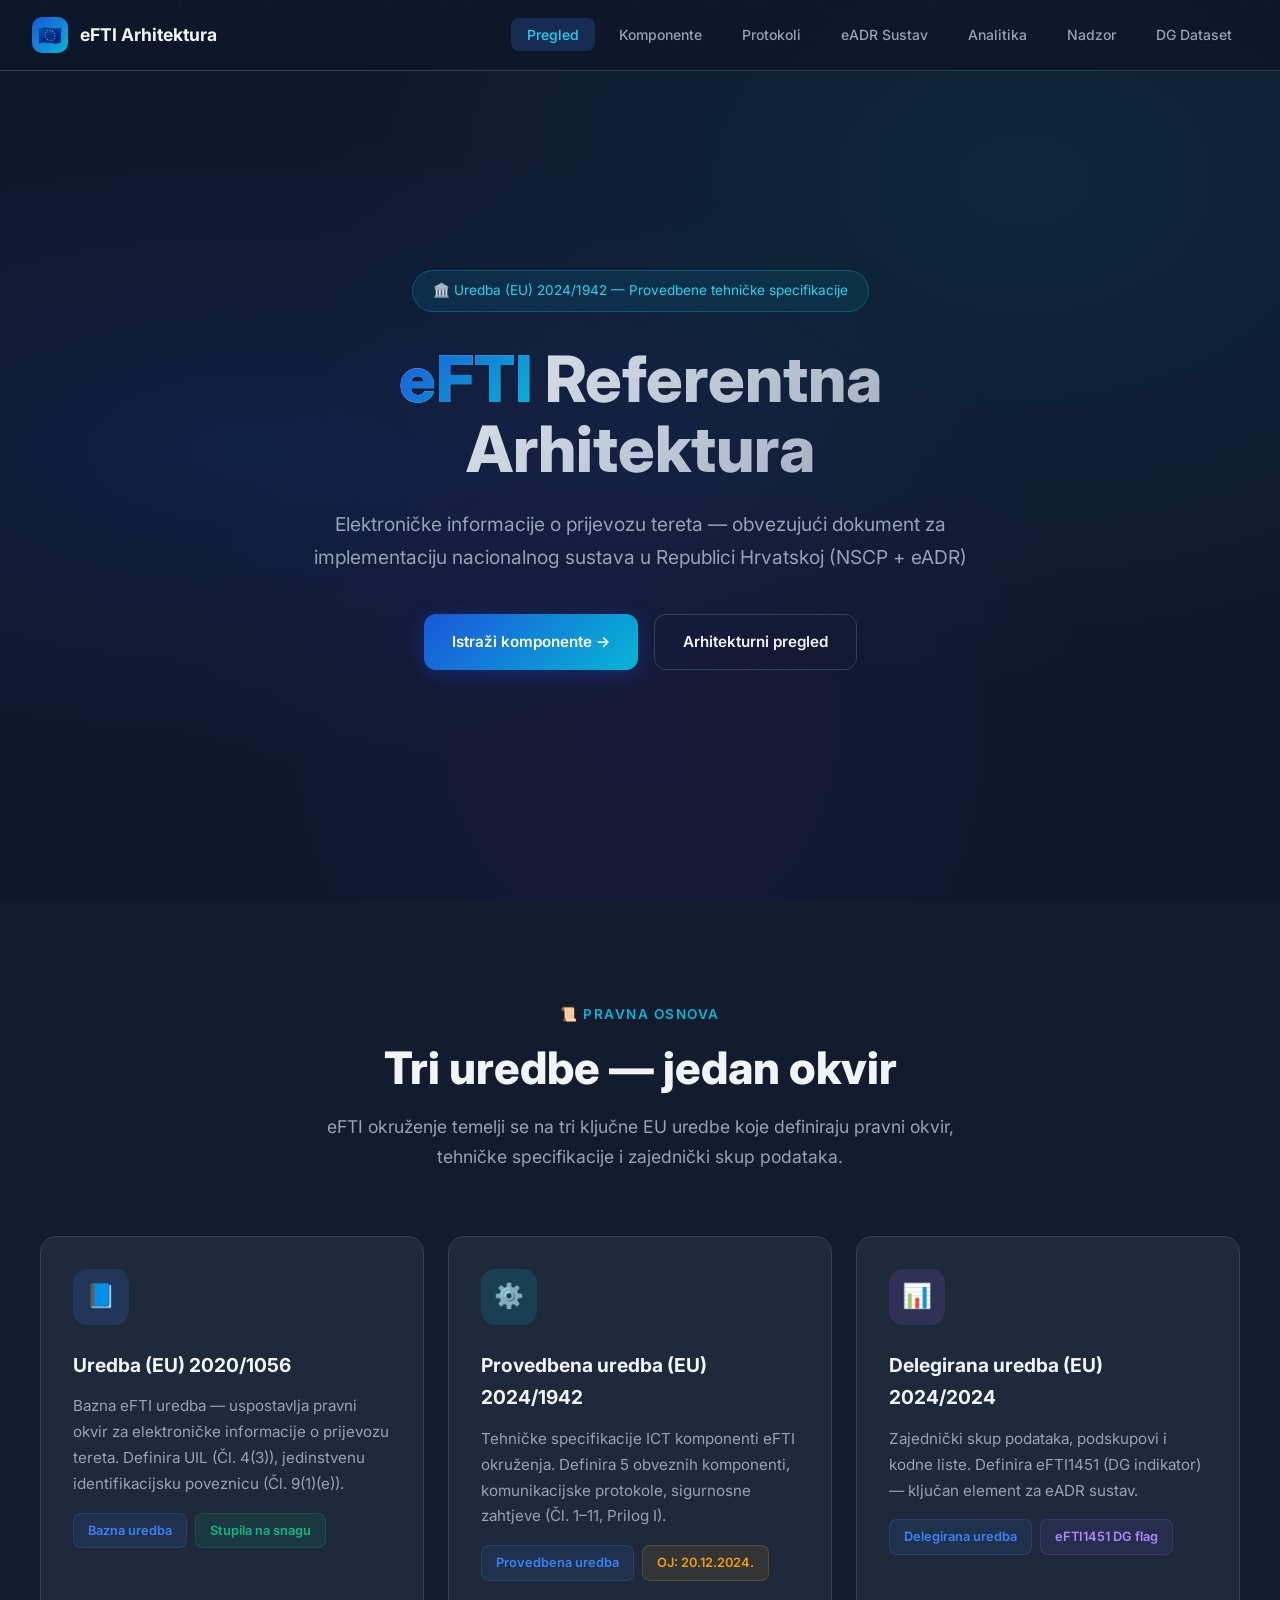
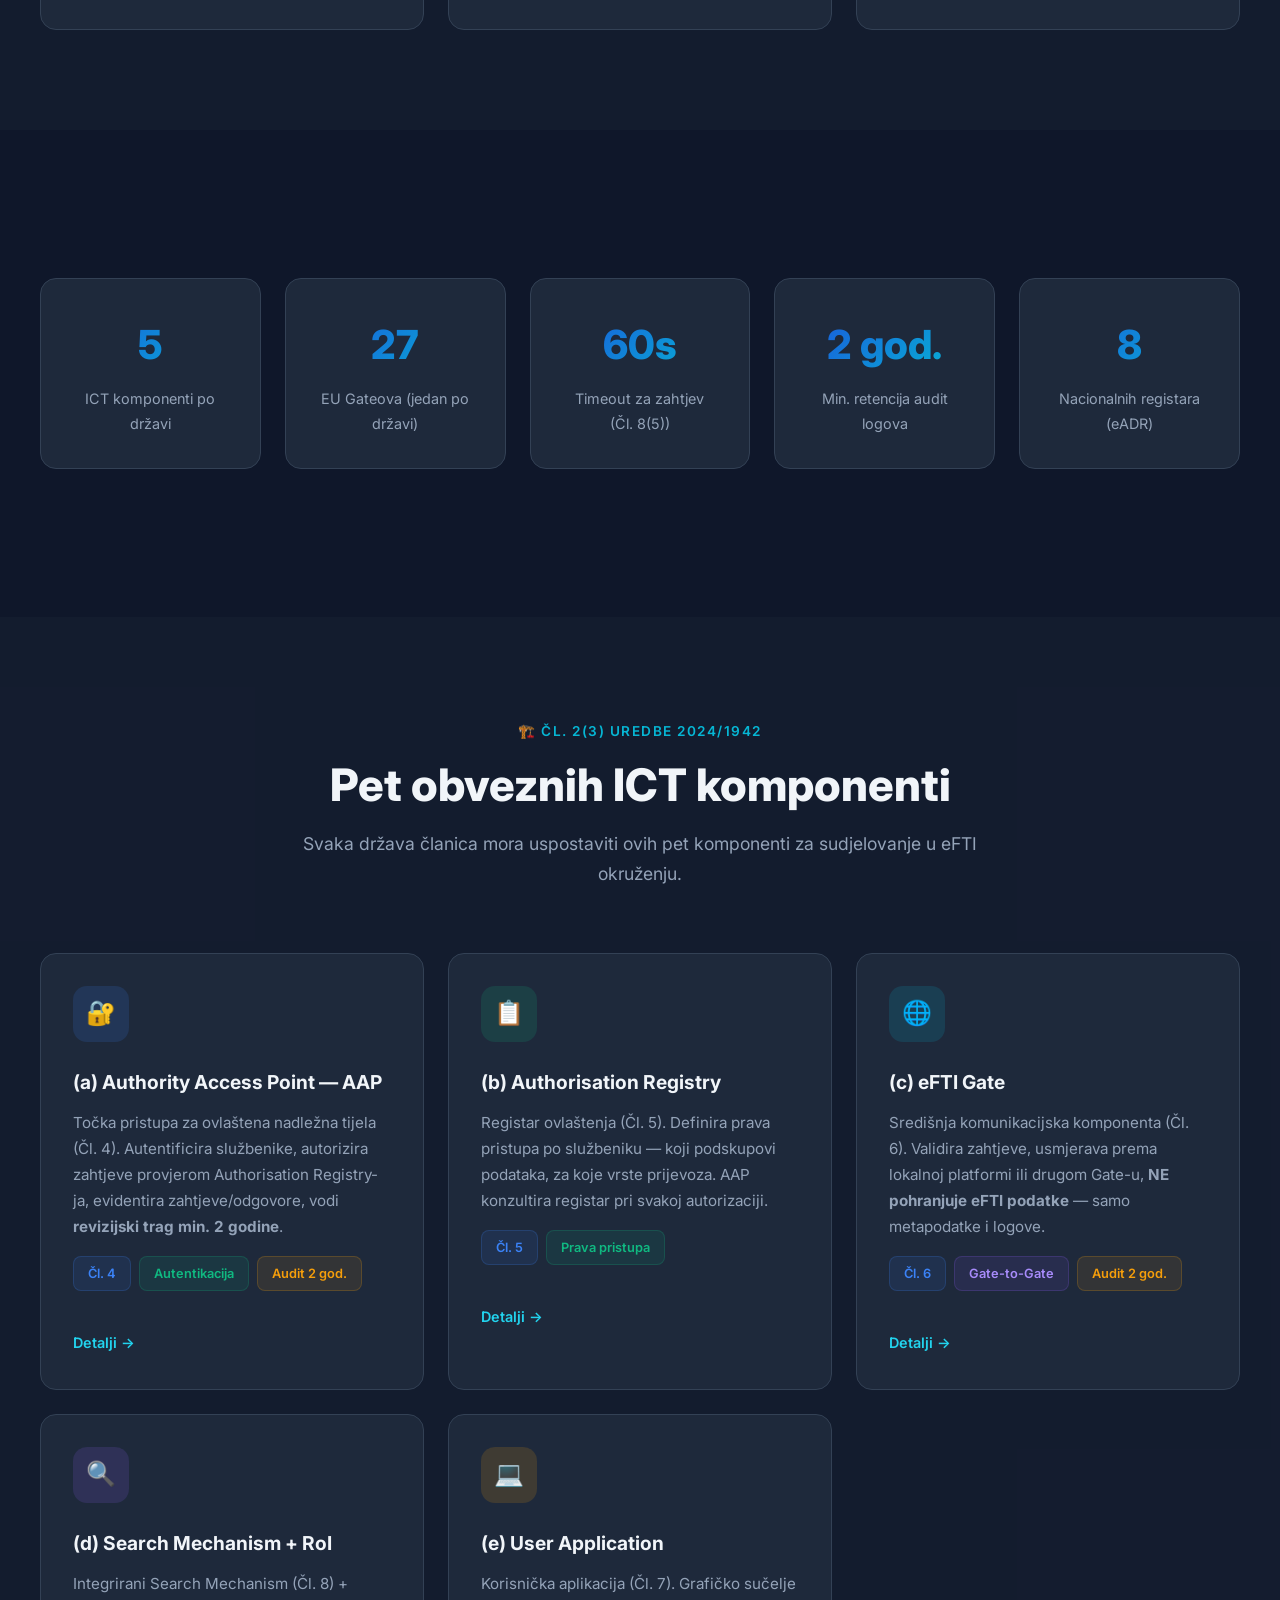
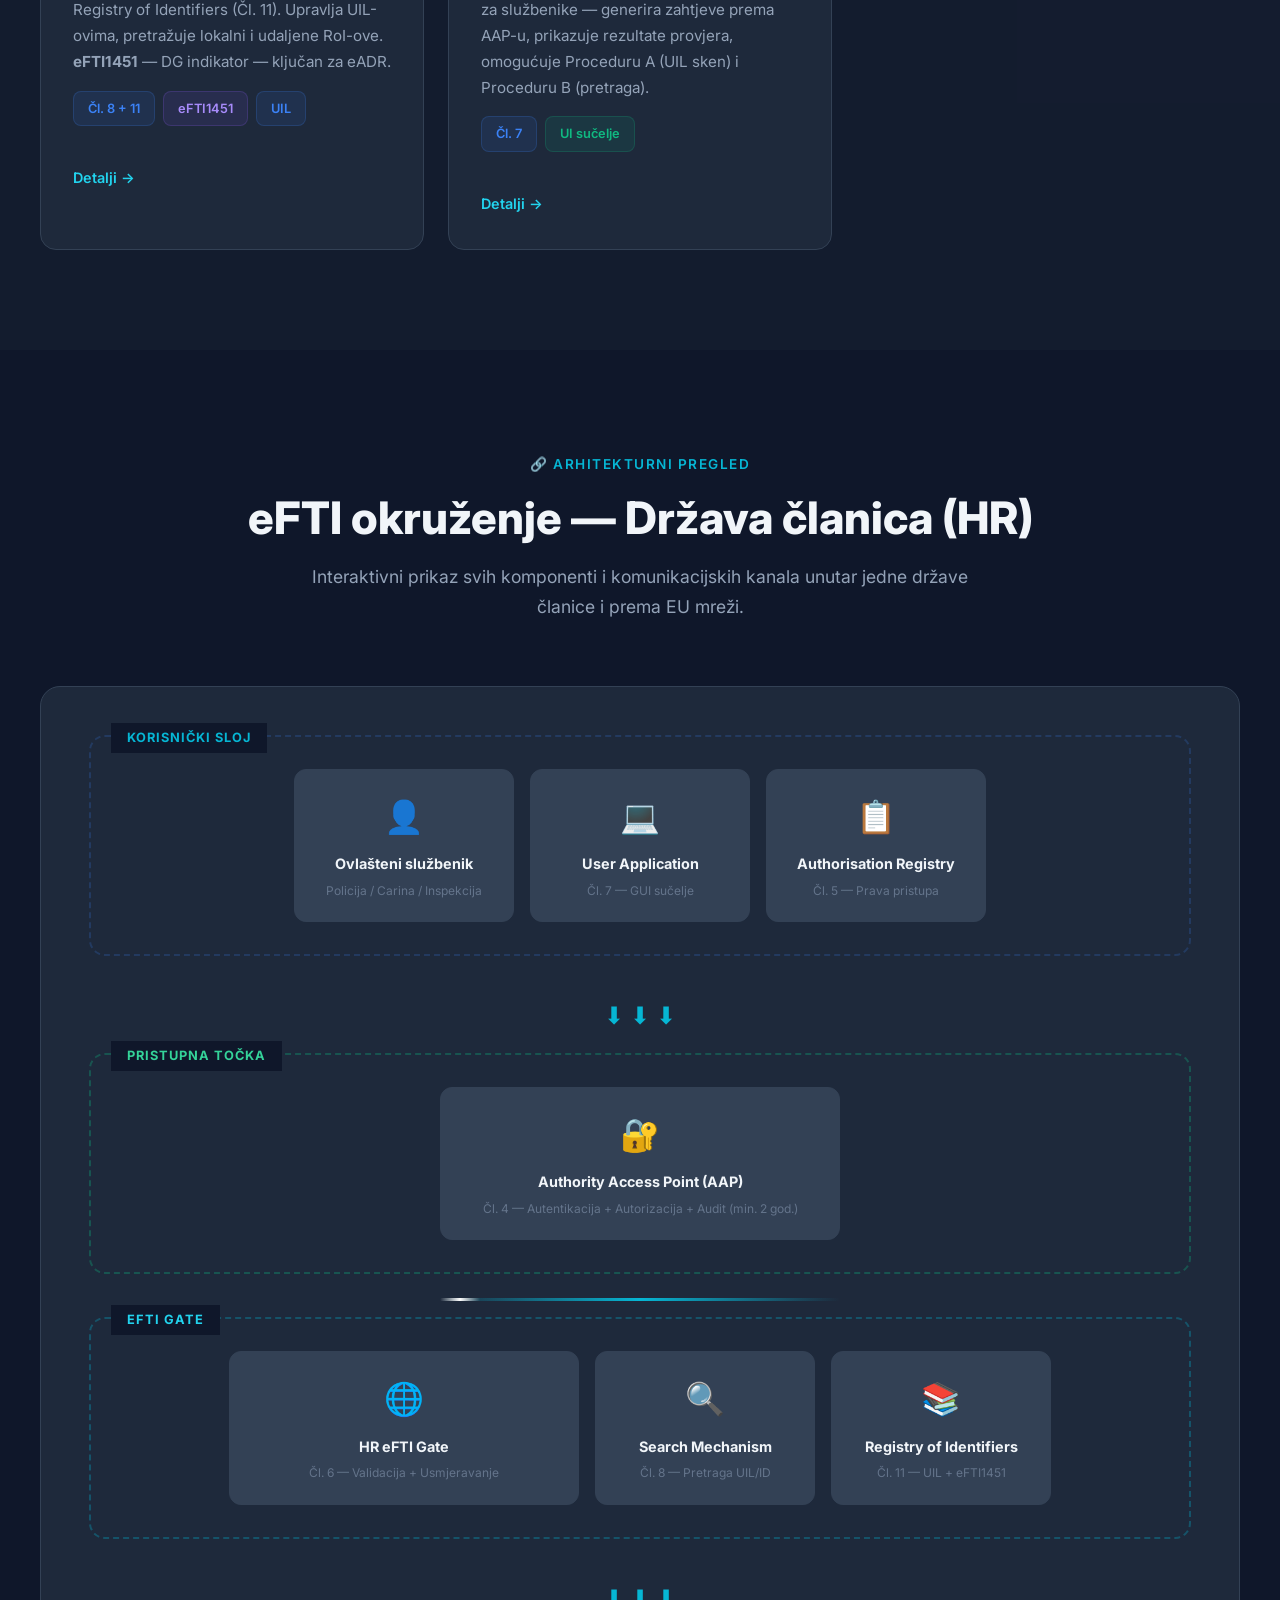
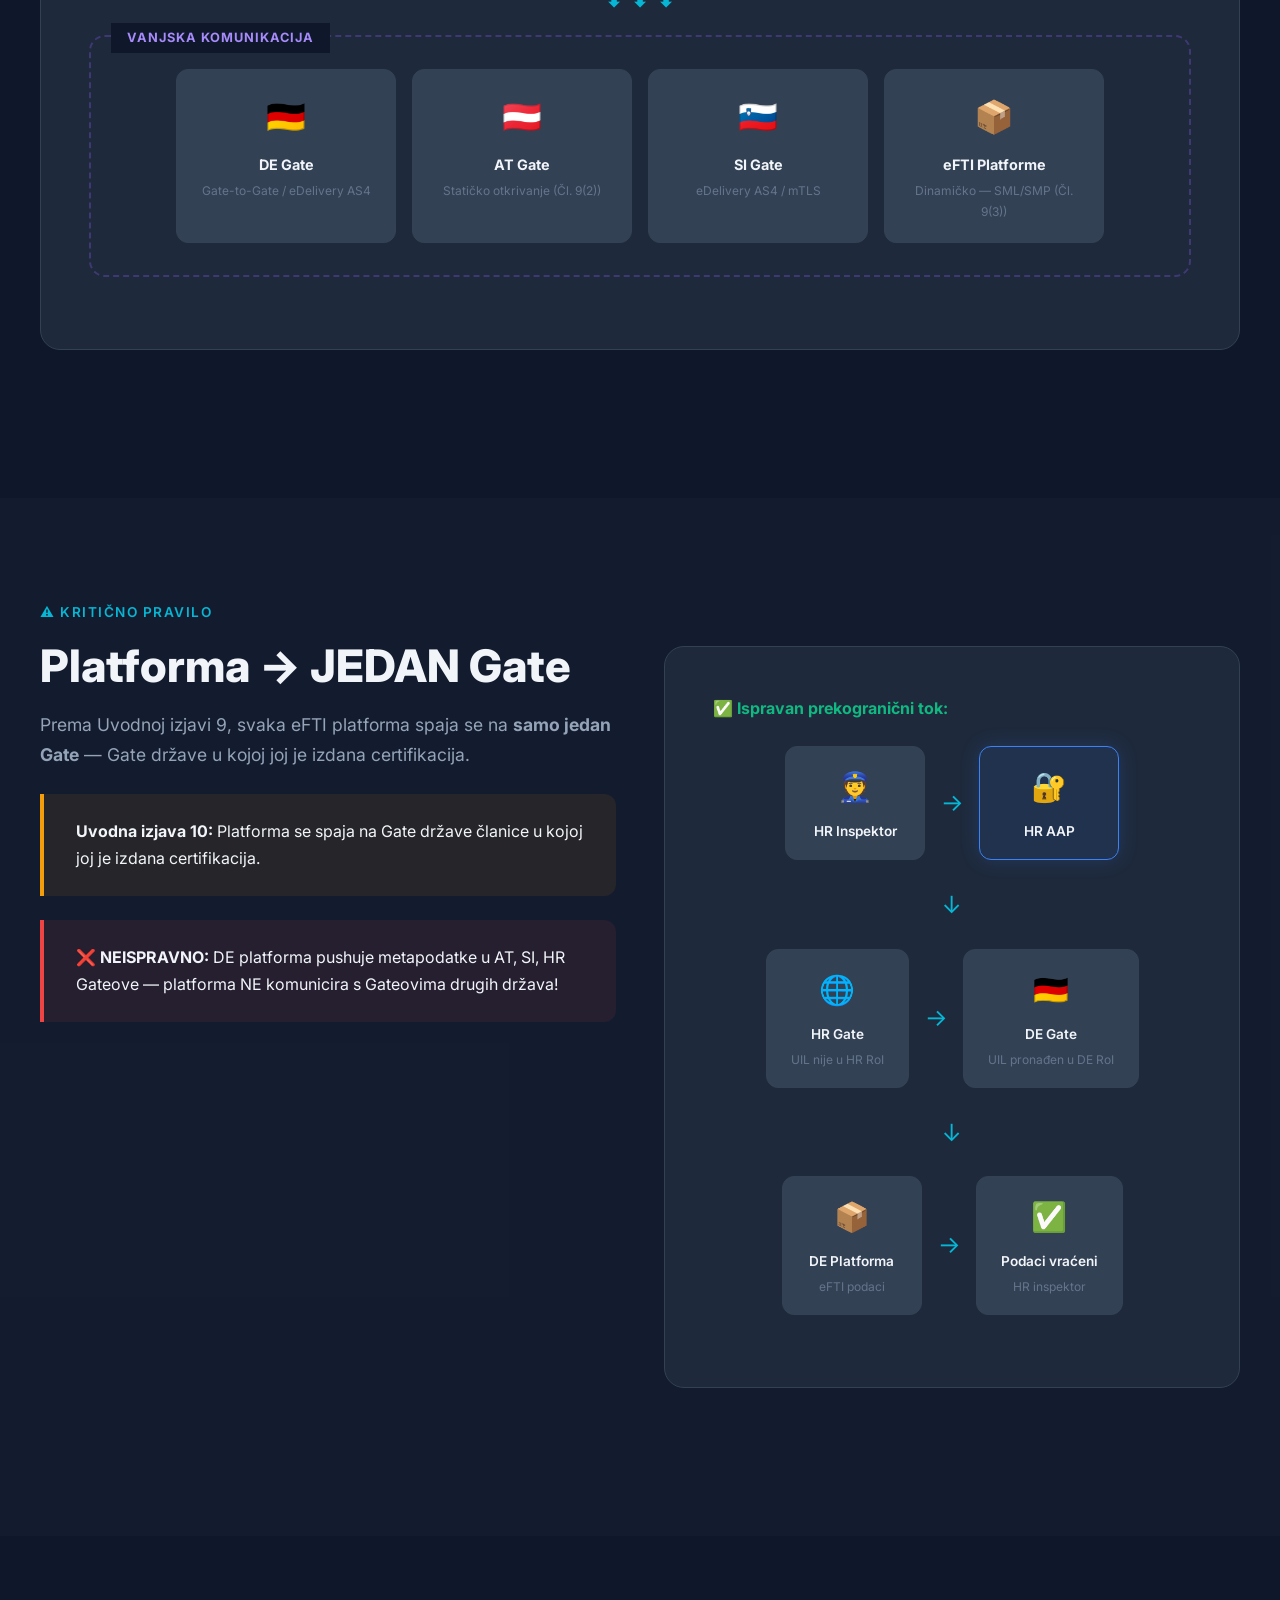
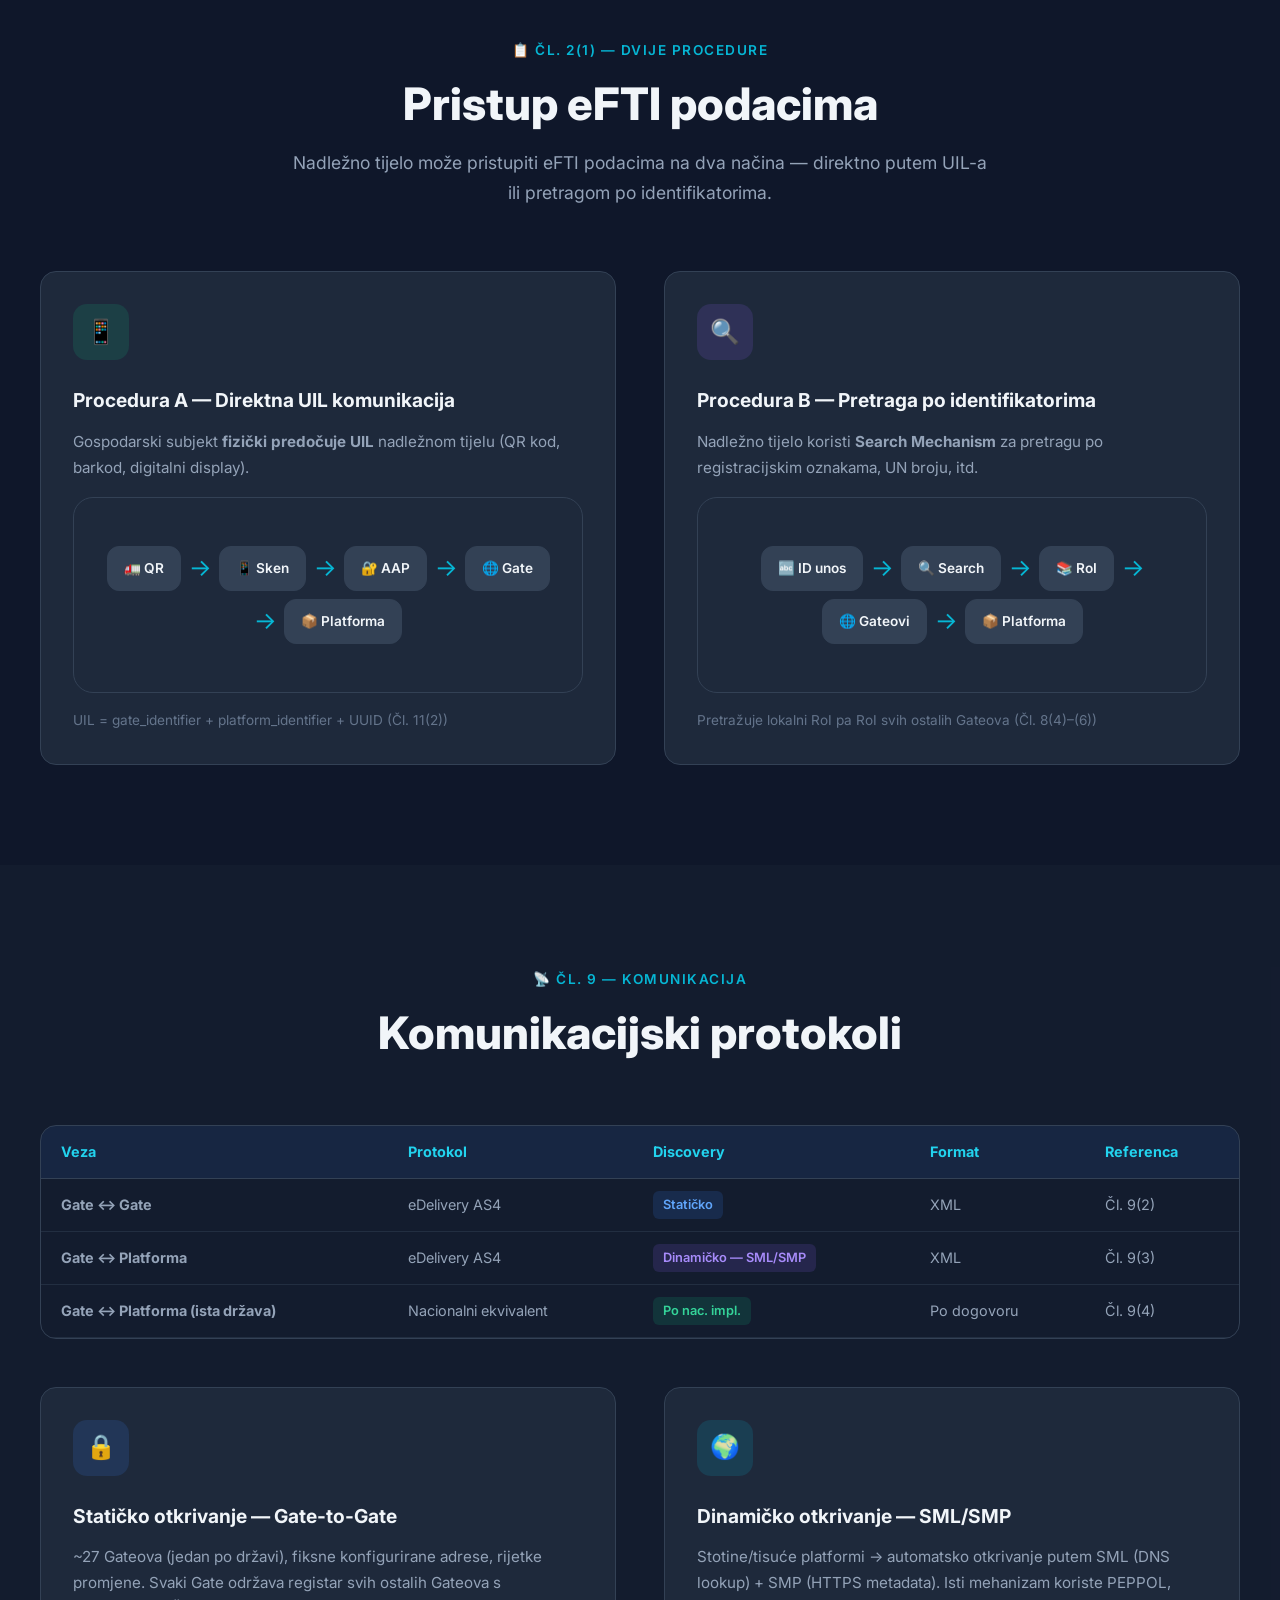
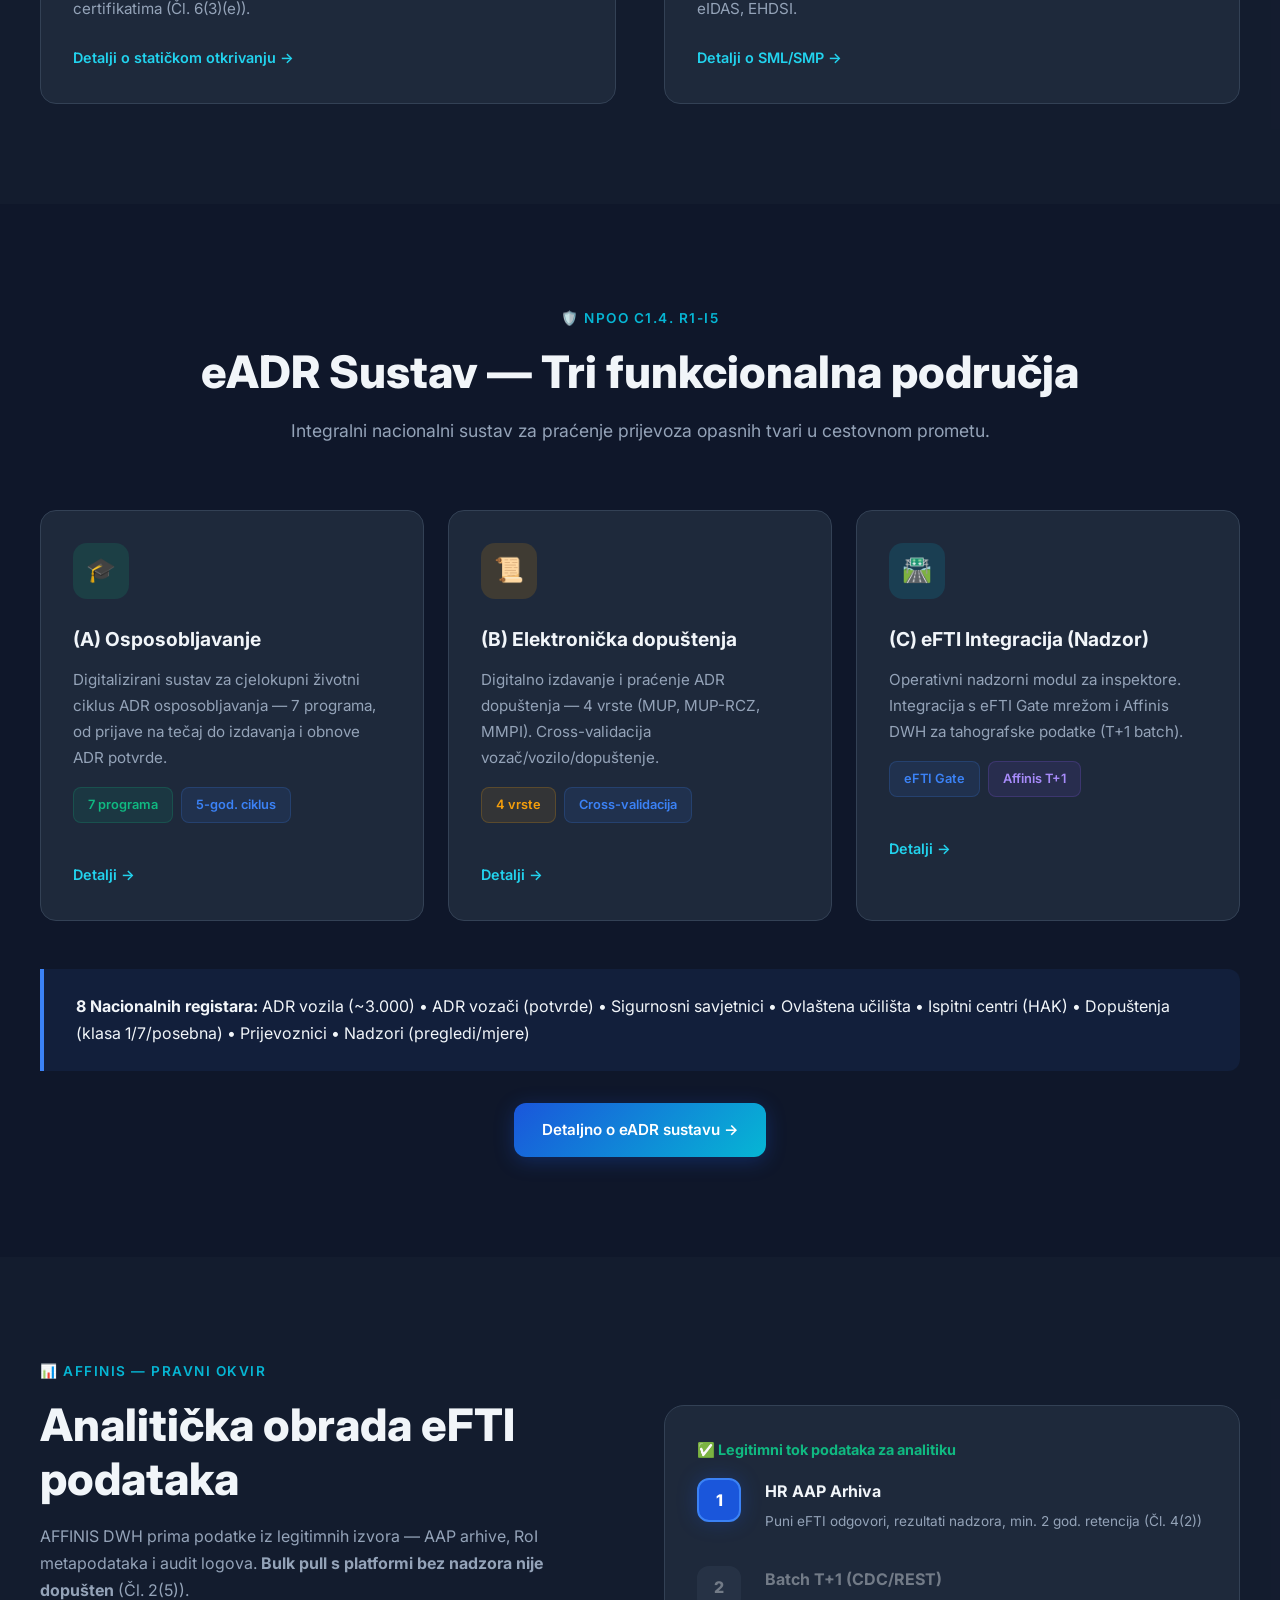
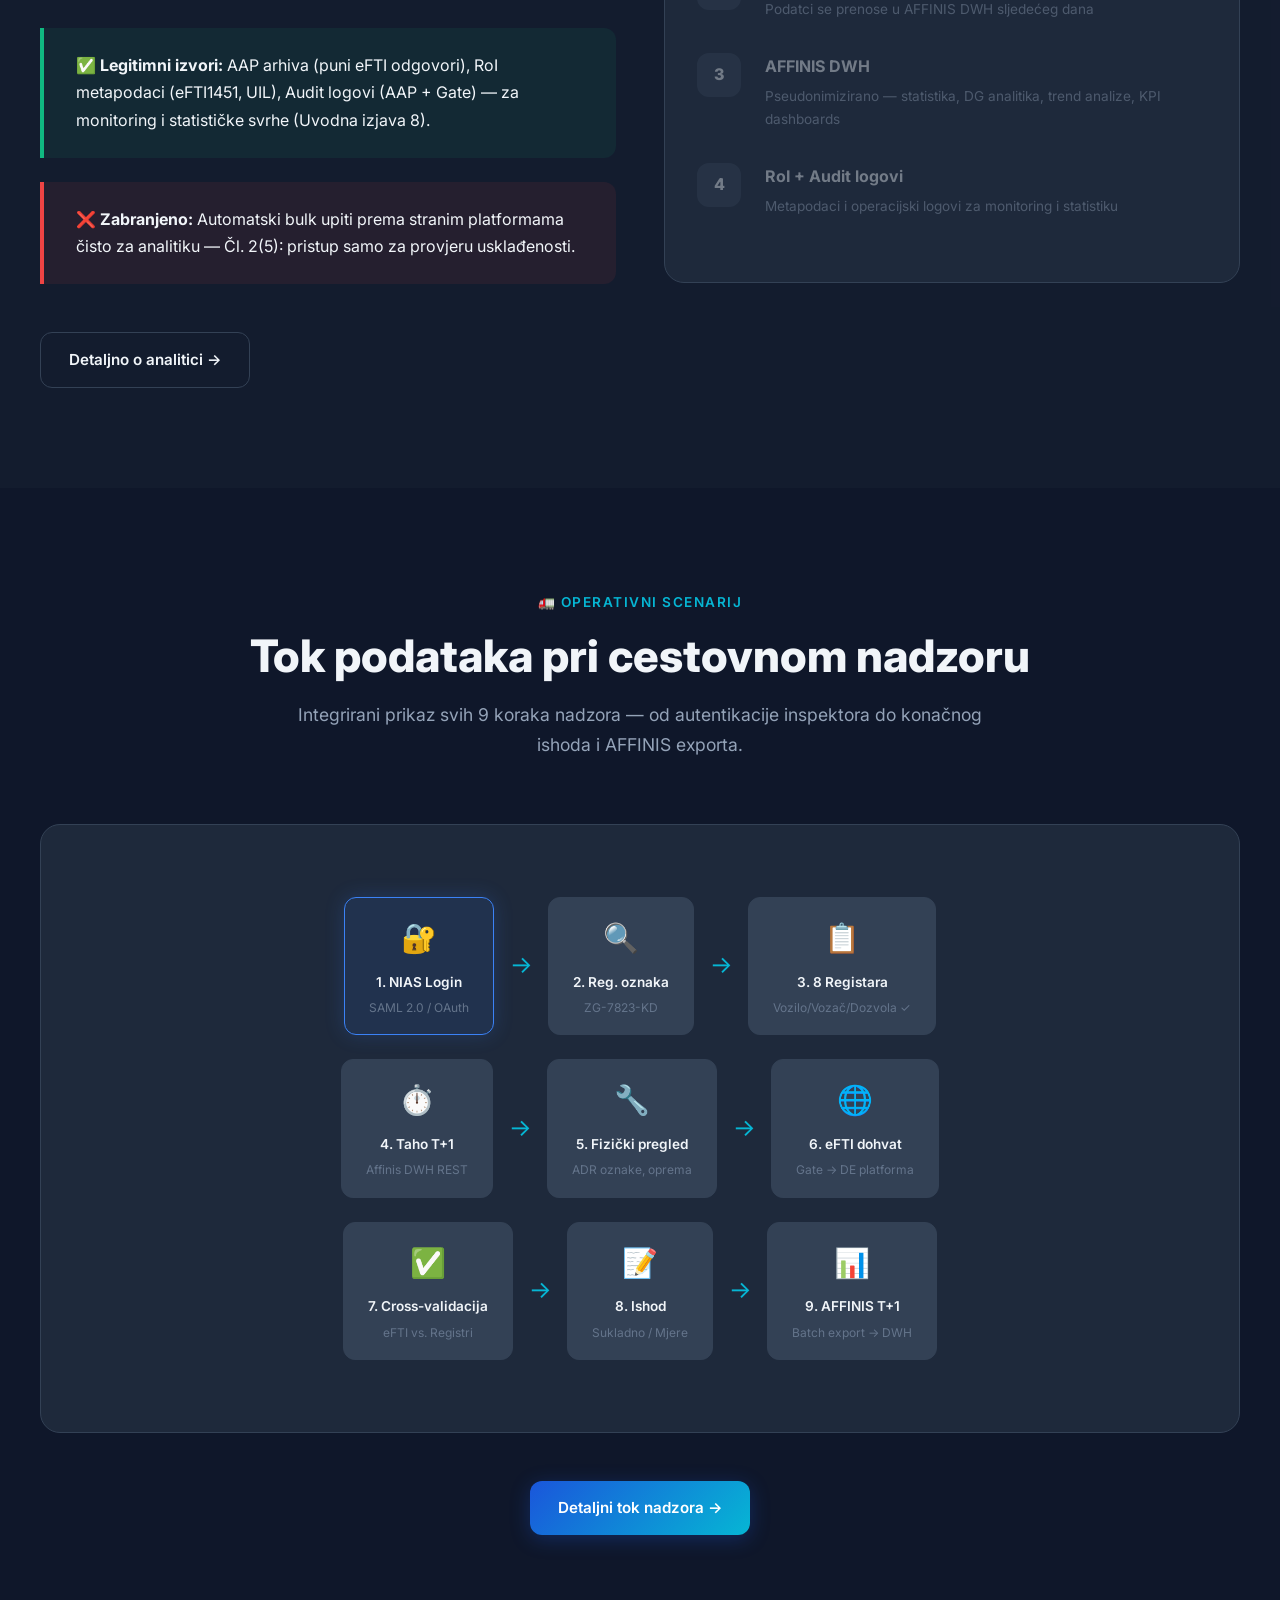
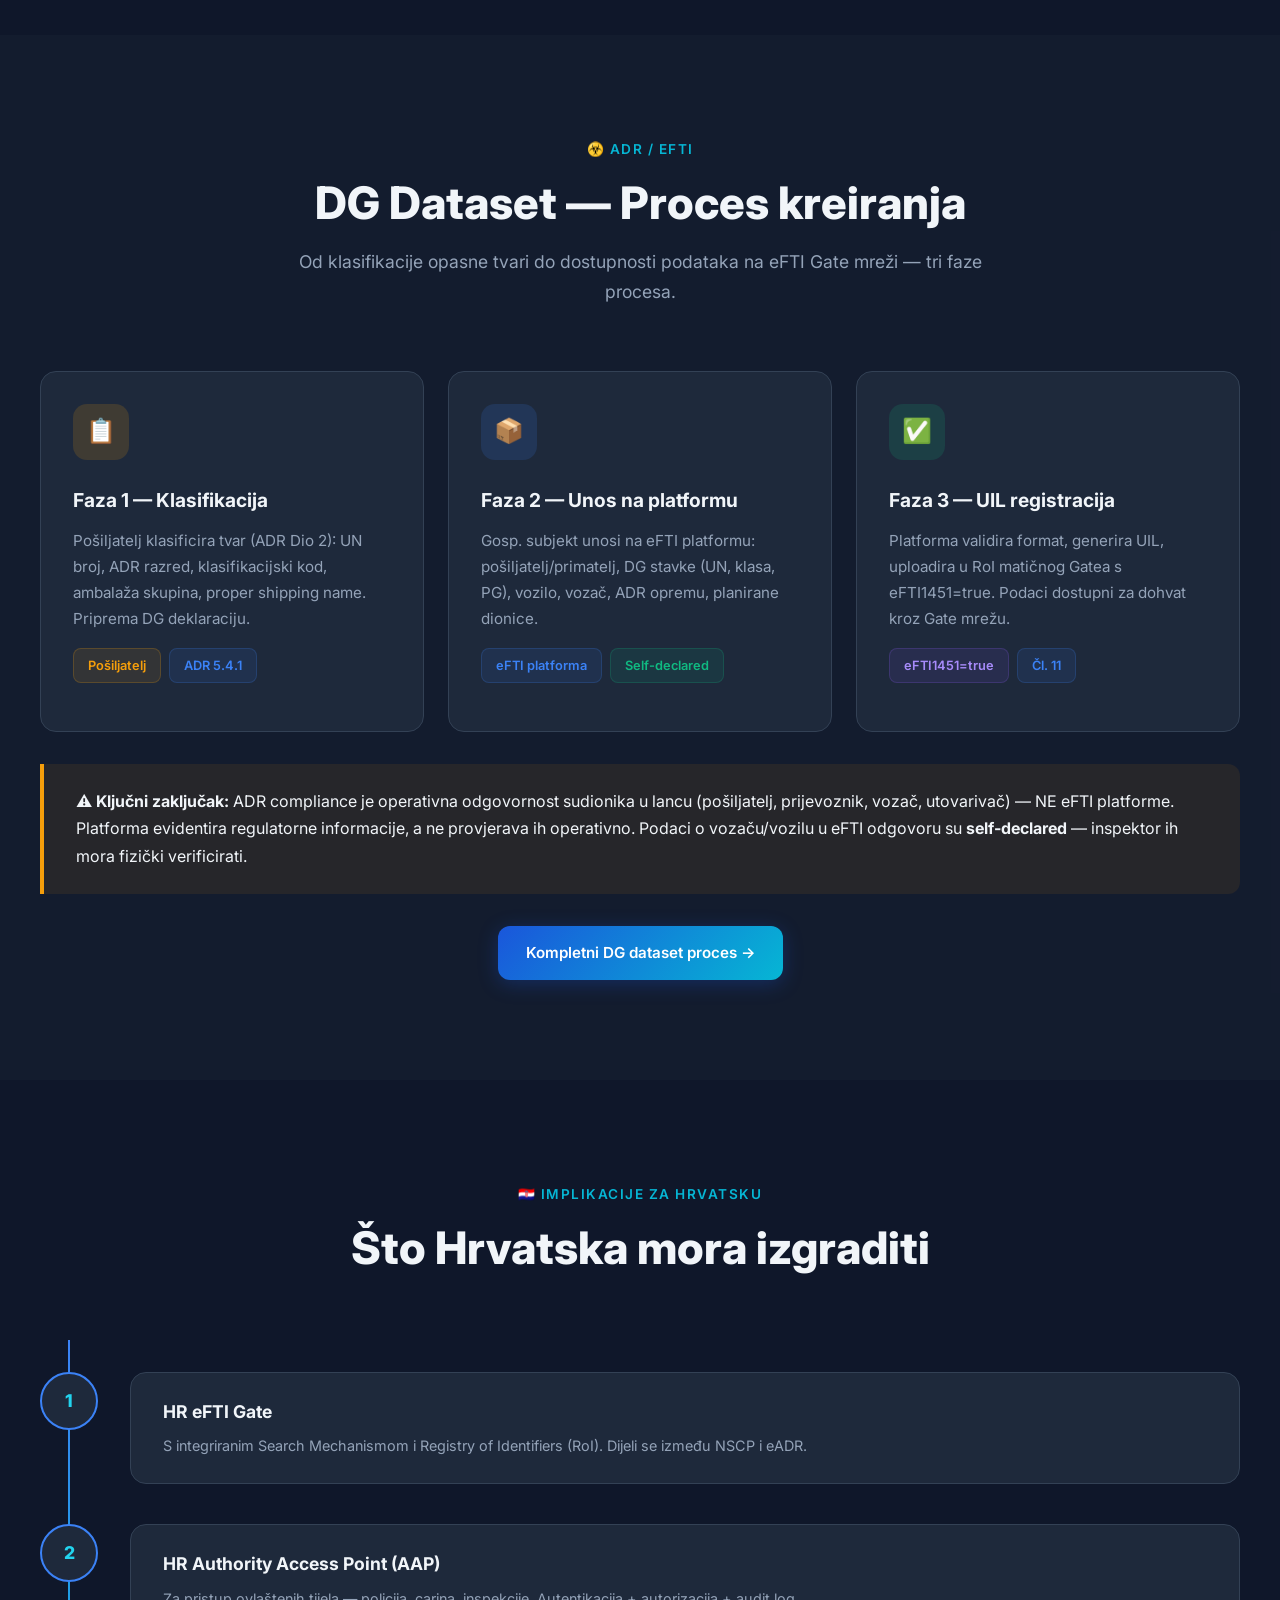
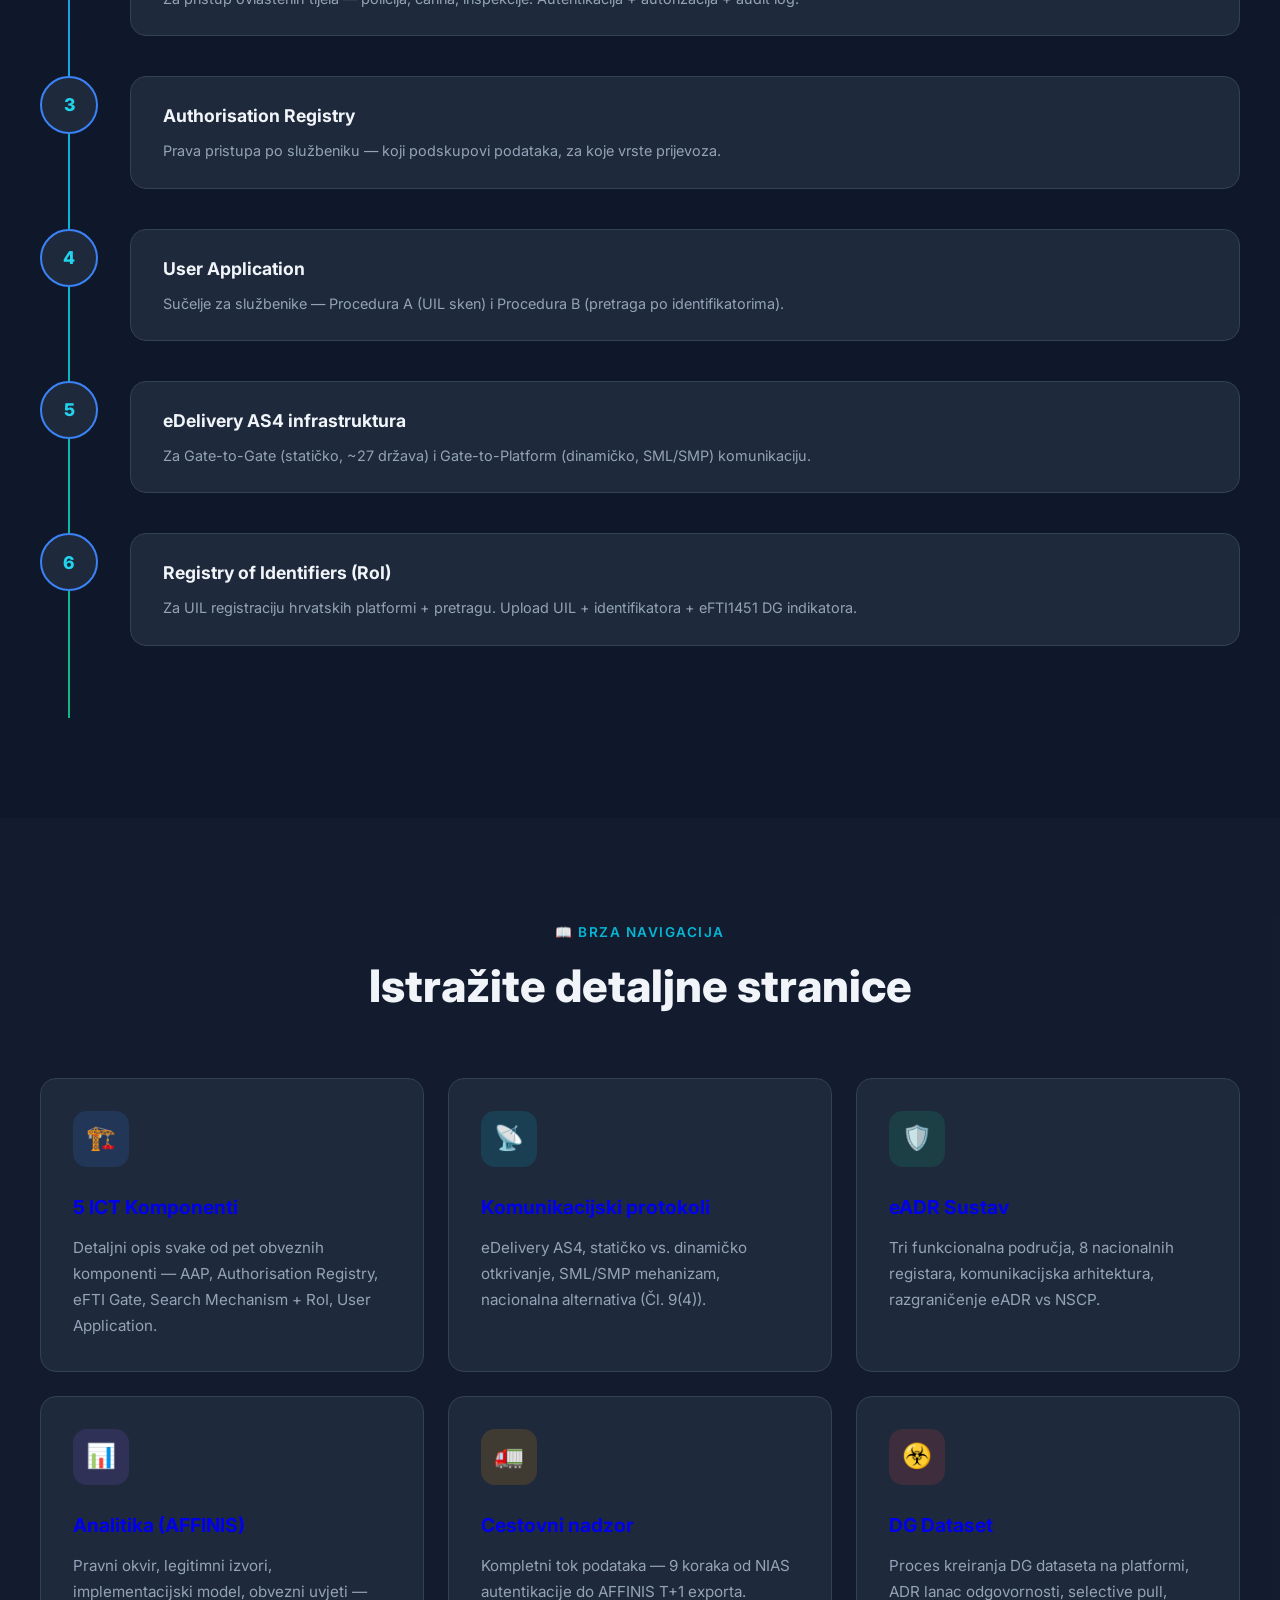
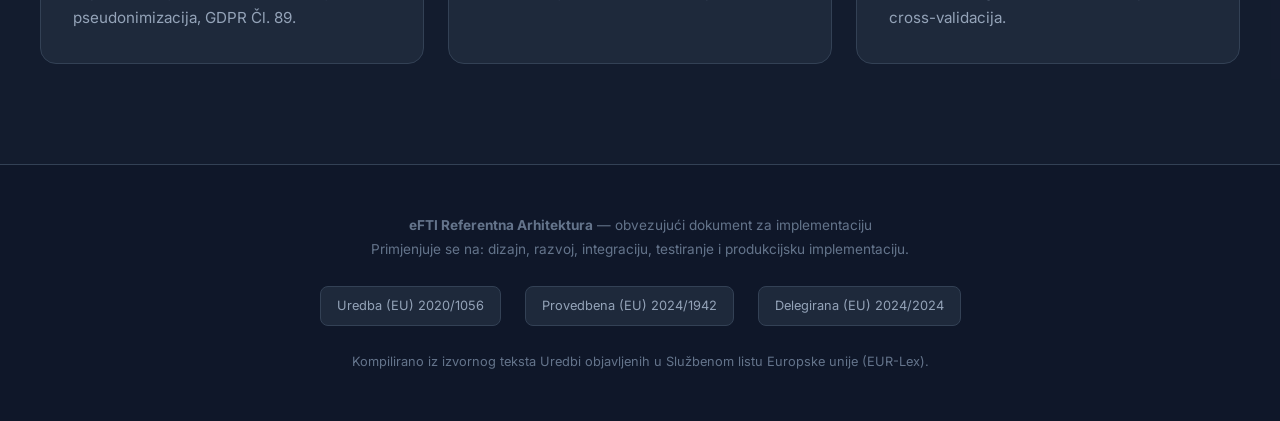
<file: index.html>
<!DOCTYPE html>
<html lang="hr">
<head>
  <meta charset="UTF-8">
  <meta name="viewport" content="width=device-width, initial-scale=1.0">
  <title>eFTI Referentna Arhitektura — Hrvatska</title>
  <link rel="preconnect" href="https://fonts.googleapis.com">
  <link href="https://fonts.googleapis.com/css2?family=Inter:wght@400;500;600;700;800&display=swap" rel="stylesheet">
  <link rel="stylesheet" href="css/styles.css">
</head>
<body>

<!-- ===== NAVIGATION ===== -->
<nav class="navbar">
  <div class="nav-content">
    <a href="index.html" class="nav-logo">
      <div class="logo-icon">🇪🇺</div>
      <span>eFTI Arhitektura</span>
    </a>
    <button class="mobile-toggle" aria-label="Menu">☰</button>
    <ul class="nav-links">
      <li><a href="index.html" class="active">Pregled</a></li>
      <li><a href="components.html">Komponente</a></li>
      <li><a href="protocols.html">Protokoli</a></li>
      <li><a href="eadr.html">eADR Sustav</a></li>
      <li><a href="analytics.html">Analitika</a></li>
      <li><a href="inspection.html">Nadzor</a></li>
      <li><a href="dg-dataset.html">DG Dataset</a></li>
    </ul>
  </div>
</nav>

<!-- ===== HERO ===== -->
<section class="hero">
  <div class="hero-bg"></div>
  <div class="hero-particles"></div>
  <div class="hero-content">
    <div class="hero-badge">
      🏛️ Uredba (EU) 2024/1942 — Provedbene tehničke specifikacije
    </div>
    <h1>
      <span>eFTI</span> Referentna<br>Arhitektura
    </h1>
    <p class="hero-subtitle">
      Elektroničke informacije o prijevozu tereta — obvezujući dokument za implementaciju 
      nacionalnog sustava u Republici Hrvatskoj (NSCP + eADR)
    </p>
    <div class="hero-cta">
      <a href="#components" class="btn btn-primary">
        Istraži komponente →
      </a>
      <a href="#architecture" class="btn btn-outline">
        Arhitekturni pregled
      </a>
    </div>
  </div>
</section>

<!-- ===== LEGAL BASIS ===== -->
<section class="section section-dark" id="legal">
  <div class="container">
    <div class="section-header" data-reveal>
      <div class="section-label">📜 Pravna osnova</div>
      <h2 class="section-title">Tri uredbe — jedan okvir</h2>
      <p class="section-desc">
        eFTI okruženje temelji se na tri ključne EU uredbe koje definiraju pravni okvir, 
        tehničke specifikacije i zajednički skup podataka.
      </p>
    </div>

    <div class="card-grid card-grid-3" data-reveal>
      <div class="card" data-delay="1">
        <div class="card-icon blue">📘</div>
        <h3>Uredba (EU) 2020/1056</h3>
        <p>Bazna eFTI uredba — uspostavlja pravni okvir za elektroničke informacije o prijevozu tereta. Definira UIL (Čl. 4(3)), jedinstvenu identifikacijsku poveznicu (Čl. 9(1)(e)).</p>
        <div class="tag-group">
          <span class="tag">Bazna uredba</span>
          <span class="tag green">Stupila na snagu</span>
        </div>
      </div>
      <div class="card" data-delay="2">
        <div class="card-icon cyan">⚙️</div>
        <h3>Provedbena uredba (EU) 2024/1942</h3>
        <p>Tehničke specifikacije ICT komponenti eFTI okruženja. Definira 5 obveznih komponenti, komunikacijske protokole, sigurnosne zahtjeve (Čl. 1–11, Prilog I).</p>
        <div class="tag-group">
          <span class="tag">Provedbena uredba</span>
          <span class="tag orange">OJ: 20.12.2024.</span>
        </div>
      </div>
      <div class="card" data-delay="3">
        <div class="card-icon purple">📊</div>
        <h3>Delegirana uredba (EU) 2024/2024</h3>
        <p>Zajednički skup podataka, podskupovi i kodne liste. Definira eFTI1451 (DG indikator) — ključan element za eADR sustav.</p>
        <div class="tag-group">
          <span class="tag">Delegirana uredba</span>
          <span class="tag purple">eFTI1451 DG flag</span>
        </div>
      </div>
    </div>
  </div>
</section>

<!-- ===== KEY STATS ===== -->
<section class="section">
  <div class="container">
    <div class="stats-row" data-reveal>
      <div class="stat-card">
        <div class="stat-value" data-counter="5">0</div>
        <div class="stat-label">ICT komponenti po državi</div>
      </div>
      <div class="stat-card">
        <div class="stat-value" data-counter="27">0</div>
        <div class="stat-label">EU Gateova (jedan po državi)</div>
      </div>
      <div class="stat-card">
        <div class="stat-value">60s</div>
        <div class="stat-label">Timeout za zahtjev (Čl. 8(5))</div>
      </div>
      <div class="stat-card">
        <div class="stat-value">2 god.</div>
        <div class="stat-label">Min. retencija audit logova</div>
      </div>
      <div class="stat-card">
        <div class="stat-value">8</div>
        <div class="stat-label">Nacionalnih registara (eADR)</div>
      </div>
    </div>
  </div>
</section>

<!-- ===== 5 ICT COMPONENTS ===== -->
<section class="section section-dark" id="components">
  <div class="container">
    <div class="section-header" data-reveal>
      <div class="section-label">🏗️ Čl. 2(3) Uredbe 2024/1942</div>
      <h2 class="section-title">Pet obveznih ICT komponenti</h2>
      <p class="section-desc">
        Svaka država članica mora uspostaviti ovih pet komponenti za sudjelovanje u eFTI okruženju.
      </p>
    </div>

    <div class="card-grid" data-reveal>
      <div class="card" data-delay="1">
        <div class="card-icon blue">🔐</div>
        <h3>(a) Authority Access Point — AAP</h3>
        <p>
          Točka pristupa za ovlaštena nadležna tijela (Čl. 4). Autentificira službenike, autorizira zahtjeve 
          provjerom Authorisation Registry-ja, evidentira zahtjeve/odgovore, vodi <strong>revizijski trag min. 2 godine</strong>.
        </p>
        <div class="tag-group">
          <span class="tag">Čl. 4</span>
          <span class="tag green">Autentikacija</span>
          <span class="tag orange">Audit 2 god.</span>
        </div>
        <a href="components.html#aap" class="card-link">Detalji →</a>
      </div>

      <div class="card" data-delay="2">
        <div class="card-icon green">📋</div>
        <h3>(b) Authorisation Registry</h3>
        <p>
          Registar ovlaštenja (Čl. 5). Definira prava pristupa po službeniku — koji podskupovi podataka, 
          za koje vrste prijevoza. AAP konzultira registar pri svakoj autorizaciji.
        </p>
        <div class="tag-group">
          <span class="tag">Čl. 5</span>
          <span class="tag green">Prava pristupa</span>
        </div>
        <a href="components.html#auth-registry" class="card-link">Detalji →</a>
      </div>

      <div class="card" data-delay="3">
        <div class="card-icon cyan">🌐</div>
        <h3>(c) eFTI Gate</h3>
        <p>
          Središnja komunikacijska komponenta (Čl. 6). Validira zahtjeve, usmjerava prema lokalnoj platformi 
          ili drugom Gate-u, <strong>NE pohranjuje eFTI podatke</strong> — samo metapodatke i logove.
        </p>
        <div class="tag-group">
          <span class="tag">Čl. 6</span>
          <span class="tag purple">Gate-to-Gate</span>
          <span class="tag orange">Audit 2 god.</span>
        </div>
        <a href="components.html#gate" class="card-link">Detalji →</a>
      </div>

      <div class="card" data-delay="4">
        <div class="card-icon purple">🔍</div>
        <h3>(d) Search Mechanism + RoI</h3>
        <p>
          Integrirani Search Mechanism (Čl. 8) + Registry of Identifiers (Čl. 11). Upravlja UIL-ovima, 
          pretražuje lokalni i udaljene RoI-ove. <strong>eFTI1451</strong> — DG indikator — ključan za eADR.
        </p>
        <div class="tag-group">
          <span class="tag">Čl. 8 + 11</span>
          <span class="tag purple">eFTI1451</span>
          <span class="tag">UIL</span>
        </div>
        <a href="components.html#search" class="card-link">Detalji →</a>
      </div>

      <div class="card" data-delay="5">
        <div class="card-icon orange">💻</div>
        <h3>(e) User Application</h3>
        <p>
          Korisnička aplikacija (Čl. 7). Grafičko sučelje za službenike — generira zahtjeve prema AAP-u, 
          prikazuje rezultate provjera, omogućuje Proceduru A (UIL sken) i Proceduru B (pretraga).
        </p>
        <div class="tag-group">
          <span class="tag">Čl. 7</span>
          <span class="tag green">UI sučelje</span>
        </div>
        <a href="components.html#user-app" class="card-link">Detalji →</a>
      </div>
    </div>
  </div>
</section>

<!-- ===== ARCHITECTURE INTERACTIVE DIAGRAM ===== -->
<section class="section" id="architecture">
  <div class="container">
    <div class="section-header" data-reveal>
      <div class="section-label">🔗 Arhitekturni pregled</div>
      <h2 class="section-title">eFTI okruženje — Država članica (HR)</h2>
      <p class="section-desc">
        Interaktivni prikaz svih komponenti i komunikacijskih kanala unutar jedne države članice i prema EU mreži.
      </p>
    </div>

    <div class="arch-diagram" data-reveal="scale">
      <!-- Layer: User -->
      <div class="arch-layer">
        <div class="arch-layer-label">Korisnički sloj</div>
        <div class="arch-nodes">
          <div class="arch-node" onclick="location.href='components.html#user-app'">
            <div class="node-emoji">👤</div>
            <div class="node-name">Ovlašteni službenik</div>
            <div class="node-ref">Policija / Carina / Inspekcija</div>
          </div>
          <div class="arch-node" onclick="location.href='components.html#user-app'">
            <div class="node-emoji">💻</div>
            <div class="node-name">User Application</div>
            <div class="node-ref">Čl. 7 — GUI sučelje</div>
          </div>
          <div class="arch-node" onclick="location.href='components.html#auth-registry'">
            <div class="node-emoji">📋</div>
            <div class="node-name">Authorisation Registry</div>
            <div class="node-ref">Čl. 5 — Prava pristupa</div>
          </div>
        </div>
      </div>

      <div class="arch-connector"><span>⬇ ⬇ ⬇</span></div>

      <!-- Layer: AAP -->
      <div class="arch-layer" style="border-color: rgba(16, 185, 129, 0.3);">
        <div class="arch-layer-label" style="color: #34d399;">Pristupna točka</div>
        <div class="arch-nodes">
          <div class="arch-node" onclick="location.href='components.html#aap'" style="flex: 2; max-width: 400px;">
            <div class="node-emoji">🔐</div>
            <div class="node-name">Authority Access Point (AAP)</div>
            <div class="node-ref">Čl. 4 — Autentikacija + Autorizacija + Audit (min. 2 god.)</div>
          </div>
        </div>
      </div>

      <div class="connection-pulse"></div>

      <!-- Layer: Gate -->
      <div class="arch-layer" style="border-color: rgba(6, 182, 212, 0.3);">
        <div class="arch-layer-label" style="color: #22d3ee;">eFTI Gate</div>
        <div class="arch-nodes">
          <div class="arch-node" onclick="location.href='components.html#gate'" style="flex: 2; max-width: 350px;">
            <div class="node-emoji">🌐</div>
            <div class="node-name">HR eFTI Gate</div>
            <div class="node-ref">Čl. 6 — Validacija + Usmjeravanje</div>
          </div>
          <div class="arch-node" onclick="location.href='components.html#search'">
            <div class="node-emoji">🔍</div>
            <div class="node-name">Search Mechanism</div>
            <div class="node-ref">Čl. 8 — Pretraga UIL/ID</div>
          </div>
          <div class="arch-node" onclick="location.href='components.html#search'">
            <div class="node-emoji">📚</div>
            <div class="node-name">Registry of Identifiers</div>
            <div class="node-ref">Čl. 11 — UIL + eFTI1451</div>
          </div>
        </div>
      </div>

      <div class="arch-connector"><span>⬇ ⬇ ⬇</span></div>

      <!-- Layer: External -->
      <div class="arch-layer" style="border-color: rgba(139, 92, 246, 0.3);">
        <div class="arch-layer-label" style="color: #a78bfa;">Vanjska komunikacija</div>
        <div class="arch-nodes">
          <div class="arch-node" onclick="location.href='protocols.html'">
            <div class="node-emoji">🇩🇪</div>
            <div class="node-name">DE Gate</div>
            <div class="node-ref">Gate-to-Gate / eDelivery AS4</div>
          </div>
          <div class="arch-node" onclick="location.href='protocols.html'">
            <div class="node-emoji">🇦🇹</div>
            <div class="node-name">AT Gate</div>
            <div class="node-ref">Statičko otkrivanje (Čl. 9(2))</div>
          </div>
          <div class="arch-node" onclick="location.href='protocols.html'">
            <div class="node-emoji">🇸🇮</div>
            <div class="node-name">SI Gate</div>
            <div class="node-ref">eDelivery AS4 / mTLS</div>
          </div>
          <div class="arch-node" onclick="location.href='protocols.html'">
            <div class="node-emoji">📦</div>
            <div class="node-name">eFTI Platforme</div>
            <div class="node-ref">Dinamičko — SML/SMP (Čl. 9(3))</div>
          </div>
        </div>
      </div>
    </div>
  </div>
</section>

<!-- ===== CRITICAL RULE ===== -->
<section class="section section-dark">
  <div class="container">
    <div class="two-col">
      <div data-reveal="left">
        <div class="section-label">⚠️ Kritično pravilo</div>
        <h2 class="section-title" style="text-align:left;">Platforma → JEDAN Gate</h2>
        <p class="section-desc" style="text-align:left; margin: 0 0 1.5rem;">
          Prema Uvodnoj izjavi 9, svaka eFTI platforma spaja se na <strong>samo jedan Gate</strong> 
          — Gate države u kojoj joj je izdana certifikacija.
        </p>
        <div class="highlight-box warning">
          <p><strong>Uvodna izjava 10:</strong> Platforma se spaja na Gate države članice u kojoj joj je izdana certifikacija.</p>
        </div>
        <div class="highlight-box danger" style="margin-top: 1rem;">
          <p><strong>❌ NEISPRAVNO:</strong> DE platforma pushuje metapodatke u AT, SI, HR Gateove — 
          platforma NE komunicira s Gateovima drugih država!</p>
        </div>
      </div>
      <div data-reveal="right">
        <div class="flow-container">
          <h4 style="color: var(--success); margin-bottom: 1.5rem;">✅ Ispravan prekogranični tok:</h4>
          <div class="flow-animated">
            <div class="flow-row">
              <div class="flow-node">
                <div class="node-icon">👮</div>
                <div class="node-label">HR Inspektor</div>
              </div>
              <div class="flow-arrow">→</div>
              <div class="flow-node">
                <div class="node-icon">🔐</div>
                <div class="node-label">HR AAP</div>
              </div>
            </div>
            <div style="text-align:center;"><div class="flow-arrow down">→</div></div>
            <div class="flow-row">
              <div class="flow-node">
                <div class="node-icon">🌐</div>
                <div class="node-label">HR Gate</div>
                <div class="node-sub">UIL nije u HR RoI</div>
              </div>
              <div class="flow-arrow">→</div>
              <div class="flow-node">
                <div class="node-icon">🇩🇪</div>
                <div class="node-label">DE Gate</div>
                <div class="node-sub">UIL pronađen u DE RoI</div>
              </div>
            </div>
            <div style="text-align:center;"><div class="flow-arrow down">→</div></div>
            <div class="flow-row">
              <div class="flow-node">
                <div class="node-icon">📦</div>
                <div class="node-label">DE Platforma</div>
                <div class="node-sub">eFTI podaci</div>
              </div>
              <div class="flow-arrow">→</div>
              <div class="flow-node">
                <div class="node-icon">✅</div>
                <div class="node-label">Podaci vraćeni</div>
                <div class="node-sub">HR inspektor</div>
              </div>
            </div>
          </div>
        </div>
      </div>
    </div>
  </div>
</section>

<!-- ===== TWO PROCEDURES ===== -->
<section class="section" id="procedures">
  <div class="container">
    <div class="section-header" data-reveal>
      <div class="section-label">📋 Čl. 2(1) — Dvije procedure</div>
      <h2 class="section-title">Pristup eFTI podacima</h2>
      <p class="section-desc">
        Nadležno tijelo može pristupiti eFTI podacima na dva načina — direktno putem UIL-a ili pretragom po identifikatorima.
      </p>
    </div>

    <div class="two-col">
      <div class="card" data-reveal="left">
        <div class="card-icon green">📱</div>
        <h3>Procedura A — Direktna UIL komunikacija</h3>
        <p>Gospodarski subjekt <strong>fizički predočuje UIL</strong> nadležnom tijelu (QR kod, barkod, digitalni display).</p>
        <div class="flow-container" style="padding: 1.5rem; margin: 1rem 0;">
          <div class="flow-row" style="font-size: 0.85rem; gap: 8px;">
            <div class="flow-node" style="padding: 10px 16px; min-width: auto;">
              <div class="node-label">🚛 QR</div>
            </div>
            <div class="flow-arrow">→</div>
            <div class="flow-node" style="padding: 10px 16px; min-width: auto;">
              <div class="node-label">📱 Sken</div>
            </div>
            <div class="flow-arrow">→</div>
            <div class="flow-node" style="padding: 10px 16px; min-width: auto;">
              <div class="node-label">🔐 AAP</div>
            </div>
            <div class="flow-arrow">→</div>
            <div class="flow-node" style="padding: 10px 16px; min-width: auto;">
              <div class="node-label">🌐 Gate</div>
            </div>
            <div class="flow-arrow">→</div>
            <div class="flow-node" style="padding: 10px 16px; min-width: auto;">
              <div class="node-label">📦 Platforma</div>
            </div>
          </div>
        </div>
        <p style="font-size: 0.85rem; color: var(--text-muted);">UIL = gate_identifier + platform_identifier + UUID (Čl. 11(2))</p>
      </div>

      <div class="card" data-reveal="right">
        <div class="card-icon purple">🔍</div>
        <h3>Procedura B — Pretraga po identifikatorima</h3>
        <p>Nadležno tijelo koristi <strong>Search Mechanism</strong> za pretragu po registracijskim oznakama, UN broju, itd.</p>
        <div class="flow-container" style="padding: 1.5rem; margin: 1rem 0;">
          <div class="flow-row" style="font-size: 0.85rem; gap: 8px;">
            <div class="flow-node" style="padding: 10px 16px; min-width: auto;">
              <div class="node-label">🔤 ID unos</div>
            </div>
            <div class="flow-arrow">→</div>
            <div class="flow-node" style="padding: 10px 16px; min-width: auto;">
              <div class="node-label">🔍 Search</div>
            </div>
            <div class="flow-arrow">→</div>
            <div class="flow-node" style="padding: 10px 16px; min-width: auto;">
              <div class="node-label">📚 RoI</div>
            </div>
            <div class="flow-arrow">→</div>
            <div class="flow-node" style="padding: 10px 16px; min-width: auto;">
              <div class="node-label">🌐 Gateovi</div>
            </div>
            <div class="flow-arrow">→</div>
            <div class="flow-node" style="padding: 10px 16px; min-width: auto;">
              <div class="node-label">📦 Platforma</div>
            </div>
          </div>
        </div>
        <p style="font-size: 0.85rem; color: var(--text-muted);">Pretražuje lokalni RoI pa RoI svih ostalih Gateova (Čl. 8(4)–(6))</p>
      </div>
    </div>
  </div>
</section>

<!-- ===== COMMUNICATION PROTOCOLS ===== -->
<section class="section section-dark" id="protocols">
  <div class="container">
    <div class="section-header" data-reveal>
      <div class="section-label">📡 Čl. 9 — Komunikacija</div>
      <h2 class="section-title">Komunikacijski protokoli</h2>
    </div>

    <div class="table-wrapper" data-reveal>
      <table class="table-styled">
        <thead>
          <tr>
            <th>Veza</th>
            <th>Protokol</th>
            <th>Discovery</th>
            <th>Format</th>
            <th>Referenca</th>
          </tr>
        </thead>
        <tbody>
          <tr>
            <td><strong>Gate ↔ Gate</strong></td>
            <td>eDelivery AS4</td>
            <td><span class="badge badge-blue">Statičko</span></td>
            <td>XML</td>
            <td>Čl. 9(2)</td>
          </tr>
          <tr>
            <td><strong>Gate ↔ Platforma</strong></td>
            <td>eDelivery AS4</td>
            <td><span class="badge badge-purple">Dinamičko — SML/SMP</span></td>
            <td>XML</td>
            <td>Čl. 9(3)</td>
          </tr>
          <tr>
            <td><strong>Gate ↔ Platforma (ista država)</strong></td>
            <td>Nacionalni ekvivalent</td>
            <td><span class="badge badge-green">Po nac. impl.</span></td>
            <td>Po dogovoru</td>
            <td>Čl. 9(4)</td>
          </tr>
        </tbody>
      </table>
    </div>

    <div class="two-col" style="margin-top: 3rem;">
      <div class="card" data-reveal="left">
        <div class="card-icon blue">🔒</div>
        <h3>Statičko otkrivanje — Gate-to-Gate</h3>
        <p>~27 Gateova (jedan po državi), fiksne konfigurirane adrese, rijetke promjene. Svaki Gate održava registar svih ostalih Gateova s certifikatima (Čl. 6(3)(e)).</p>
        <a href="protocols.html#static" class="card-link">Detalji o statičkom otkrivanju →</a>
      </div>
      <div class="card" data-reveal="right">
        <div class="card-icon cyan">🌍</div>
        <h3>Dinamičko otkrivanje — SML/SMP</h3>
        <p>Stotine/tisuće platformi → automatsko otkrivanje putem SML (DNS lookup) + SMP (HTTPS metadata). Isti mehanizam koriste PEPPOL, eIDAS, EHDSI.</p>
        <a href="protocols.html#dynamic" class="card-link">Detalji o SML/SMP →</a>
      </div>
    </div>
  </div>
</section>

<!-- ===== eADR OVERVIEW ===== -->
<section class="section" id="eadr">
  <div class="container">
    <div class="section-header" data-reveal>
      <div class="section-label">🛡️ NPOO C1.4. R1-I5</div>
      <h2 class="section-title">eADR Sustav — Tri funkcionalna područja</h2>
      <p class="section-desc">
        Integralni nacionalni sustav za praćenje prijevoza opasnih tvari u cestovnom prometu.
      </p>
    </div>

    <div class="card-grid card-grid-3" data-reveal>
      <div class="card" data-delay="1">
        <div class="card-icon green">🎓</div>
        <h3>(A) Osposobljavanje</h3>
        <p>Digitalizirani sustav za cjelokupni životni ciklus ADR osposobljavanja — 7 programa, od prijave na tečaj do izdavanja i obnove ADR potvrde.</p>
        <div class="tag-group">
          <span class="tag green">7 programa</span>
          <span class="tag">5-god. ciklus</span>
        </div>
        <a href="eadr.html#training" class="card-link">Detalji →</a>
      </div>

      <div class="card" data-delay="2">
        <div class="card-icon orange">📜</div>
        <h3>(B) Elektronička dopuštenja</h3>
        <p>Digitalno izdavanje i praćenje ADR dopuštenja — 4 vrste (MUP, MUP-RCZ, MMPI). Cross-validacija vozač/vozilo/dopuštenje.</p>
        <div class="tag-group">
          <span class="tag orange">4 vrste</span>
          <span class="tag">Cross-validacija</span>
        </div>
        <a href="eadr.html#permits" class="card-link">Detalji →</a>
      </div>

      <div class="card" data-delay="3">
        <div class="card-icon cyan">🛣️</div>
        <h3>(C) eFTI Integracija (Nadzor)</h3>
        <p>Operativni nadzorni modul za inspektore. Integracija s eFTI Gate mrežom i Affinis DWH za tahografske podatke (T+1 batch).</p>
        <div class="tag-group">
          <span class="tag">eFTI Gate</span>
          <span class="tag purple">Affinis T+1</span>
        </div>
        <a href="eadr.html#efti-integration" class="card-link">Detalji →</a>
      </div>
    </div>

    <div data-reveal style="margin-top: 3rem;">
      <div class="highlight-box">
        <p><strong>8 Nacionalnih registara:</strong> ADR vozila (~3.000) • ADR vozači (potvrde) • Sigurnosni savjetnici • Ovlaštena učilišta • Ispitni centri (HAK) • Dopuštenja (klasa 1/7/posebna) • Prijevoznici • Nadzori (pregledi/mjere)</p>
      </div>
    </div>

    <div style="text-align: center; margin-top: 2rem;" data-reveal>
      <a href="eadr.html" class="btn btn-primary">
        Detaljno o eADR sustavu →
      </a>
    </div>
  </div>
</section>

<!-- ===== ANALYTICS PREVIEW ===== -->
<section class="section section-dark" id="analytics">
  <div class="container">
    <div class="two-col">
      <div data-reveal="left">
        <div class="section-label">📊 AFFINIS — Pravni okvir</div>
        <h2 class="section-title" style="text-align:left;">Analitička obrada eFTI podataka</h2>
        <p style="color: var(--text-secondary); margin-bottom: 1.5rem;">
          AFFINIS DWH prima podatke iz legitimnih izvora — AAP arhive, RoI metapodataka i audit logova. 
          <strong>Bulk pull s platformi bez nadzora nije dopušten</strong> (Čl. 2(5)).
        </p>
        <div class="highlight-box success">
          <p><strong>✅ Legitimni izvori:</strong> AAP arhiva (puni eFTI odgovori), RoI metapodaci (eFTI1451, UIL), Audit logovi (AAP + Gate) — za monitoring i statističke svrhe (Uvodna izjava 8).</p>
        </div>
        <div class="highlight-box danger" style="margin-top: 1rem;">
          <p><strong>❌ Zabranjeno:</strong> Automatski bulk upiti prema stranim platformama čisto za analitiku — Čl. 2(5): pristup samo za provjeru usklađenosti.</p>
        </div>
        <a href="analytics.html" class="btn btn-outline" style="margin-top: 1.5rem;">
          Detaljno o analitici →
        </a>
      </div>
      <div data-reveal="right">
        <div class="flow-container" style="padding: 2rem;">
          <h4 style="color: var(--success); margin-bottom: 1rem; font-size: 0.9rem;">✅ Legitimni tok podataka za analitiku</h4>
          <div class="process-steps">
            <div class="process-step active">
              <div class="step-num">1</div>
              <div class="step-content">
                <h4>HR AAP Arhiva</h4>
                <p>Puni eFTI odgovori, rezultati nadzora, min. 2 god. retencija (Čl. 4(2))</p>
              </div>
            </div>
            <div class="process-step">
              <div class="step-num">2</div>
              <div class="step-content">
                <h4>Batch T+1 (CDC/REST)</h4>
                <p>Podatci se prenose u AFFINIS DWH sljedećeg dana</p>
              </div>
            </div>
            <div class="process-step">
              <div class="step-num">3</div>
              <div class="step-content">
                <h4>AFFINIS DWH</h4>
                <p>Pseudonimizirano — statistika, DG analitika, trend analize, KPI dashboards</p>
              </div>
            </div>
            <div class="process-step">
              <div class="step-num">4</div>
              <div class="step-content">
                <h4>RoI + Audit logovi</h4>
                <p>Metapodaci i operacijski logovi za monitoring i statistiku</p>
              </div>
            </div>
          </div>
        </div>
      </div>
    </div>
  </div>
</section>

<!-- ===== ROAD INSPECTION PREVIEW ===== -->
<section class="section" id="inspection">
  <div class="container">
    <div class="section-header" data-reveal>
      <div class="section-label">🚛 Operativni scenarij</div>
      <h2 class="section-title">Tok podataka pri cestovnom nadzoru</h2>
      <p class="section-desc">
        Integrirani prikaz svih 9 koraka nadzora — od autentikacije inspektora do konačnog ishoda i AFFINIS exporta.
      </p>
    </div>

    <div class="flow-container flow-animated" data-reveal>
      <div class="flow-row">
        <div class="flow-node">
          <div class="node-icon">🔐</div>
          <div class="node-label">1. NIAS Login</div>
          <div class="node-sub">SAML 2.0 / OAuth</div>
        </div>
        <div class="flow-arrow">→</div>
        <div class="flow-node">
          <div class="node-icon">🔍</div>
          <div class="node-label">2. Reg. oznaka</div>
          <div class="node-sub">ZG-7823-KD</div>
        </div>
        <div class="flow-arrow">→</div>
        <div class="flow-node">
          <div class="node-icon">📋</div>
          <div class="node-label">3. 8 Registara</div>
          <div class="node-sub">Vozilo/Vozač/Dozvola ✓</div>
        </div>
      </div>
      <div class="flow-row">
        <div class="flow-node">
          <div class="node-icon">⏱️</div>
          <div class="node-label">4. Taho T+1</div>
          <div class="node-sub">Affinis DWH REST</div>
        </div>
        <div class="flow-arrow">→</div>
        <div class="flow-node">
          <div class="node-icon">🔧</div>
          <div class="node-label">5. Fizički pregled</div>
          <div class="node-sub">ADR oznake, oprema</div>
        </div>
        <div class="flow-arrow">→</div>
        <div class="flow-node">
          <div class="node-icon">🌐</div>
          <div class="node-label">6. eFTI dohvat</div>
          <div class="node-sub">Gate → DE platforma</div>
        </div>
      </div>
      <div class="flow-row">
        <div class="flow-node">
          <div class="node-icon">✅</div>
          <div class="node-label">7. Cross-validacija</div>
          <div class="node-sub">eFTI vs. Registri</div>
        </div>
        <div class="flow-arrow">→</div>
        <div class="flow-node">
          <div class="node-icon">📝</div>
          <div class="node-label">8. Ishod</div>
          <div class="node-sub">Sukladno / Mjere</div>
        </div>
        <div class="flow-arrow">→</div>
        <div class="flow-node">
          <div class="node-icon">📊</div>
          <div class="node-label">9. AFFINIS T+1</div>
          <div class="node-sub">Batch export → DWH</div>
        </div>
      </div>
    </div>

    <div style="text-align: center; margin-top: 2rem;" data-reveal>
      <a href="inspection.html" class="btn btn-primary">
        Detaljni tok nadzora →
      </a>
    </div>
  </div>
</section>

<!-- ===== DG DATASET PREVIEW ===== -->
<section class="section section-dark" id="dg-dataset">
  <div class="container">
    <div class="section-header" data-reveal>
      <div class="section-label">☣️ ADR / eFTI</div>
      <h2 class="section-title">DG Dataset — Proces kreiranja</h2>
      <p class="section-desc">
        Od klasifikacije opasne tvari do dostupnosti podataka na eFTI Gate mreži — tri faze procesa.
      </p>
    </div>

    <div class="card-grid card-grid-3" data-reveal>
      <div class="card" data-delay="1">
        <div class="card-icon orange">📋</div>
        <h3>Faza 1 — Klasifikacija</h3>
        <p>Pošiljatelj klasificira tvar (ADR Dio 2): UN broj, ADR razred, klasifikacijski kod, ambalaža skupina, proper shipping name. Priprema DG deklaraciju.</p>
        <div class="tag-group">
          <span class="tag orange">Pošiljatelj</span>
          <span class="tag">ADR 5.4.1</span>
        </div>
      </div>
      <div class="card" data-delay="2">
        <div class="card-icon blue">📦</div>
        <h3>Faza 2 — Unos na platformu</h3>
        <p>Gosp. subjekt unosi na eFTI platformu: pošiljatelj/primatelj, DG stavke (UN, klasa, PG), vozilo, vozač, ADR opremu, planirane dionice.</p>
        <div class="tag-group">
          <span class="tag">eFTI platforma</span>
          <span class="tag green">Self-declared</span>
        </div>
      </div>
      <div class="card" data-delay="3">
        <div class="card-icon green">✅</div>
        <h3>Faza 3 — UIL registracija</h3>
        <p>Platforma validira format, generira UIL, uploadira u RoI matičnog Gatea s eFTI1451=true. Podaci dostupni za dohvat kroz Gate mrežu.</p>
        <div class="tag-group">
          <span class="tag purple">eFTI1451=true</span>
          <span class="tag">Čl. 11</span>
        </div>
      </div>
    </div>

    <div data-reveal style="margin-top: 2rem;">
      <div class="highlight-box warning">
        <p><strong>⚠️ Ključni zaključak:</strong> ADR compliance je operativna odgovornost sudionika u lancu 
        (pošiljatelj, prijevoznik, vozač, utovarivač) — NE eFTI platforme. Platforma evidentira regulatorne 
        informacije, a ne provjerava ih operativno. Podaci o vozaču/vozilu u eFTI odgovoru su <strong>self-declared</strong> — 
        inspektor ih mora fizički verificirati.</p>
      </div>
    </div>

    <div style="text-align: center; margin-top: 2rem;" data-reveal>
      <a href="dg-dataset.html" class="btn btn-primary">
        Kompletni DG dataset proces →
      </a>
    </div>
  </div>
</section>

<!-- ===== WHAT HR MUST BUILD ===== -->
<section class="section">
  <div class="container">
    <div class="section-header" data-reveal>
      <div class="section-label">🇭🇷 Implikacije za Hrvatsku</div>
      <h2 class="section-title">Što Hrvatska mora izgraditi</h2>
    </div>

    <div class="timeline" data-reveal>
      <div class="timeline-step">
        <div class="timeline-marker">1</div>
        <div class="timeline-content">
          <h3>HR eFTI Gate</h3>
          <p>S integriranim Search Mechanismom i Registry of Identifiers (RoI). Dijeli se između NSCP i eADR.</p>
        </div>
      </div>
      <div class="timeline-step">
        <div class="timeline-marker">2</div>
        <div class="timeline-content">
          <h3>HR Authority Access Point (AAP)</h3>
          <p>Za pristup ovlaštenih tijela — policija, carina, inspekcije. Autentikacija + autorizacija + audit log.</p>
        </div>
      </div>
      <div class="timeline-step">
        <div class="timeline-marker">3</div>
        <div class="timeline-content">
          <h3>Authorisation Registry</h3>
          <p>Prava pristupa po službeniku — koji podskupovi podataka, za koje vrste prijevoza.</p>
        </div>
      </div>
      <div class="timeline-step">
        <div class="timeline-marker">4</div>
        <div class="timeline-content">
          <h3>User Application</h3>
          <p>Sučelje za službenike — Procedura A (UIL sken) i Procedura B (pretraga po identifikatorima).</p>
        </div>
      </div>
      <div class="timeline-step">
        <div class="timeline-marker">5</div>
        <div class="timeline-content">
          <h3>eDelivery AS4 infrastruktura</h3>
          <p>Za Gate-to-Gate (statičko, ~27 država) i Gate-to-Platform (dinamičko, SML/SMP) komunikaciju.</p>
        </div>
      </div>
      <div class="timeline-step">
        <div class="timeline-marker">6</div>
        <div class="timeline-content">
          <h3>Registry of Identifiers (RoI)</h3>
          <p>Za UIL registraciju hrvatskih platformi + pretragu. Upload UIL + identifikatora + eFTI1451 DG indikatora.</p>
        </div>
      </div>
    </div>
  </div>
</section>

<!-- ===== QUICK NAVIGATION ===== -->
<section class="section section-dark">
  <div class="container">
    <div class="section-header" data-reveal>
      <div class="section-label">📖 Brza navigacija</div>
      <h2 class="section-title">Istražite detaljne stranice</h2>
    </div>

    <div class="card-grid card-grid-3" data-reveal>
      <a href="components.html" class="card" style="text-decoration: none;">
        <div class="card-icon blue">🏗️</div>
        <h3>5 ICT Komponenti</h3>
        <p>Detaljni opis svake od pet obveznih komponenti — AAP, Authorisation Registry, eFTI Gate, Search Mechanism + RoI, User Application.</p>
      </a>
      <a href="protocols.html" class="card" style="text-decoration: none;">
        <div class="card-icon cyan">📡</div>
        <h3>Komunikacijski protokoli</h3>
        <p>eDelivery AS4, statičko vs. dinamičko otkrivanje, SML/SMP mehanizam, nacionalna alternativa (Čl. 9(4)).</p>
      </a>
      <a href="eadr.html" class="card" style="text-decoration: none;">
        <div class="card-icon green">🛡️</div>
        <h3>eADR Sustav</h3>
        <p>Tri funkcionalna područja, 8 nacionalnih registara, komunikacijska arhitektura, razgraničenje eADR vs NSCP.</p>
      </a>
      <a href="analytics.html" class="card" style="text-decoration: none;">
        <div class="card-icon purple">📊</div>
        <h3>Analitika (AFFINIS)</h3>
        <p>Pravni okvir, legitimni izvori, implementacijski model, obvezni uvjeti — pseudonimizacija, GDPR Čl. 89.</p>
      </a>
      <a href="inspection.html" class="card" style="text-decoration: none;">
        <div class="card-icon orange">🚛</div>
        <h3>Cestovni nadzor</h3>
        <p>Kompletni tok podataka — 9 koraka od NIAS autentikacije do AFFINIS T+1 exporta.</p>
      </a>
      <a href="dg-dataset.html" class="card" style="text-decoration: none;">
        <div class="card-icon red">☣️</div>
        <h3>DG Dataset</h3>
        <p>Proces kreiranja DG dataseta na platformi, ADR lanac odgovornosti, selective pull, cross-validacija.</p>
      </a>
    </div>
  </div>
</section>

<!-- ===== FOOTER ===== -->
<footer class="footer">
  <div class="footer-content">
    <p>
      <strong>eFTI Referentna Arhitektura</strong> — obvezujući dokument za implementaciju<br>
      Primjenjuje se na: dizajn, razvoj, integraciju, testiranje i produkcijsku implementaciju.
    </p>
    <div class="legal-refs">
      <span class="legal-ref">Uredba (EU) 2020/1056</span>
      <span class="legal-ref">Provedbena (EU) 2024/1942</span>
      <span class="legal-ref">Delegirana (EU) 2024/2024</span>
    </div>
    <p style="margin-top: 1.5rem; font-size: 0.8rem;">
      Kompilirano iz izvornog teksta Uredbi objavljenih u Službenom listu Europske unije (EUR-Lex).
    </p>
  </div>
</footer>

<script src="js/main.js"></script>
</body>
</html>
</file>
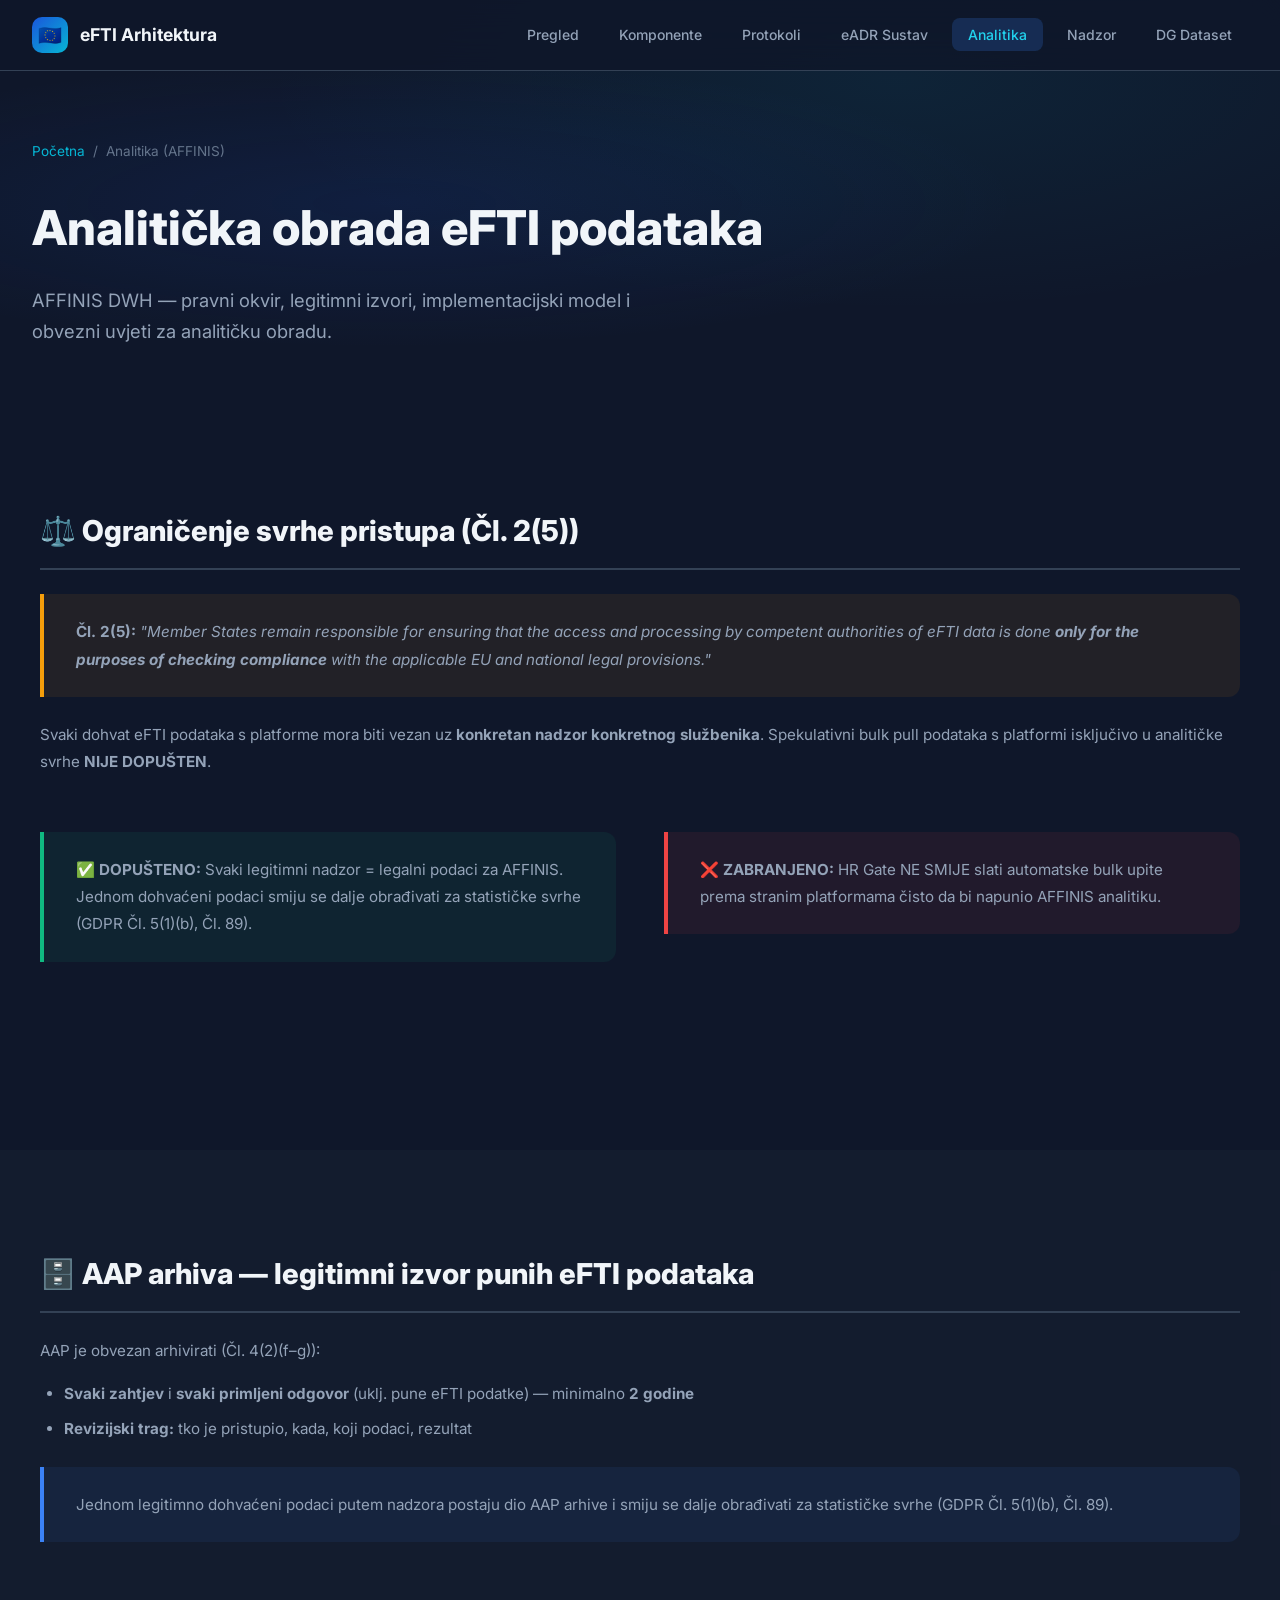
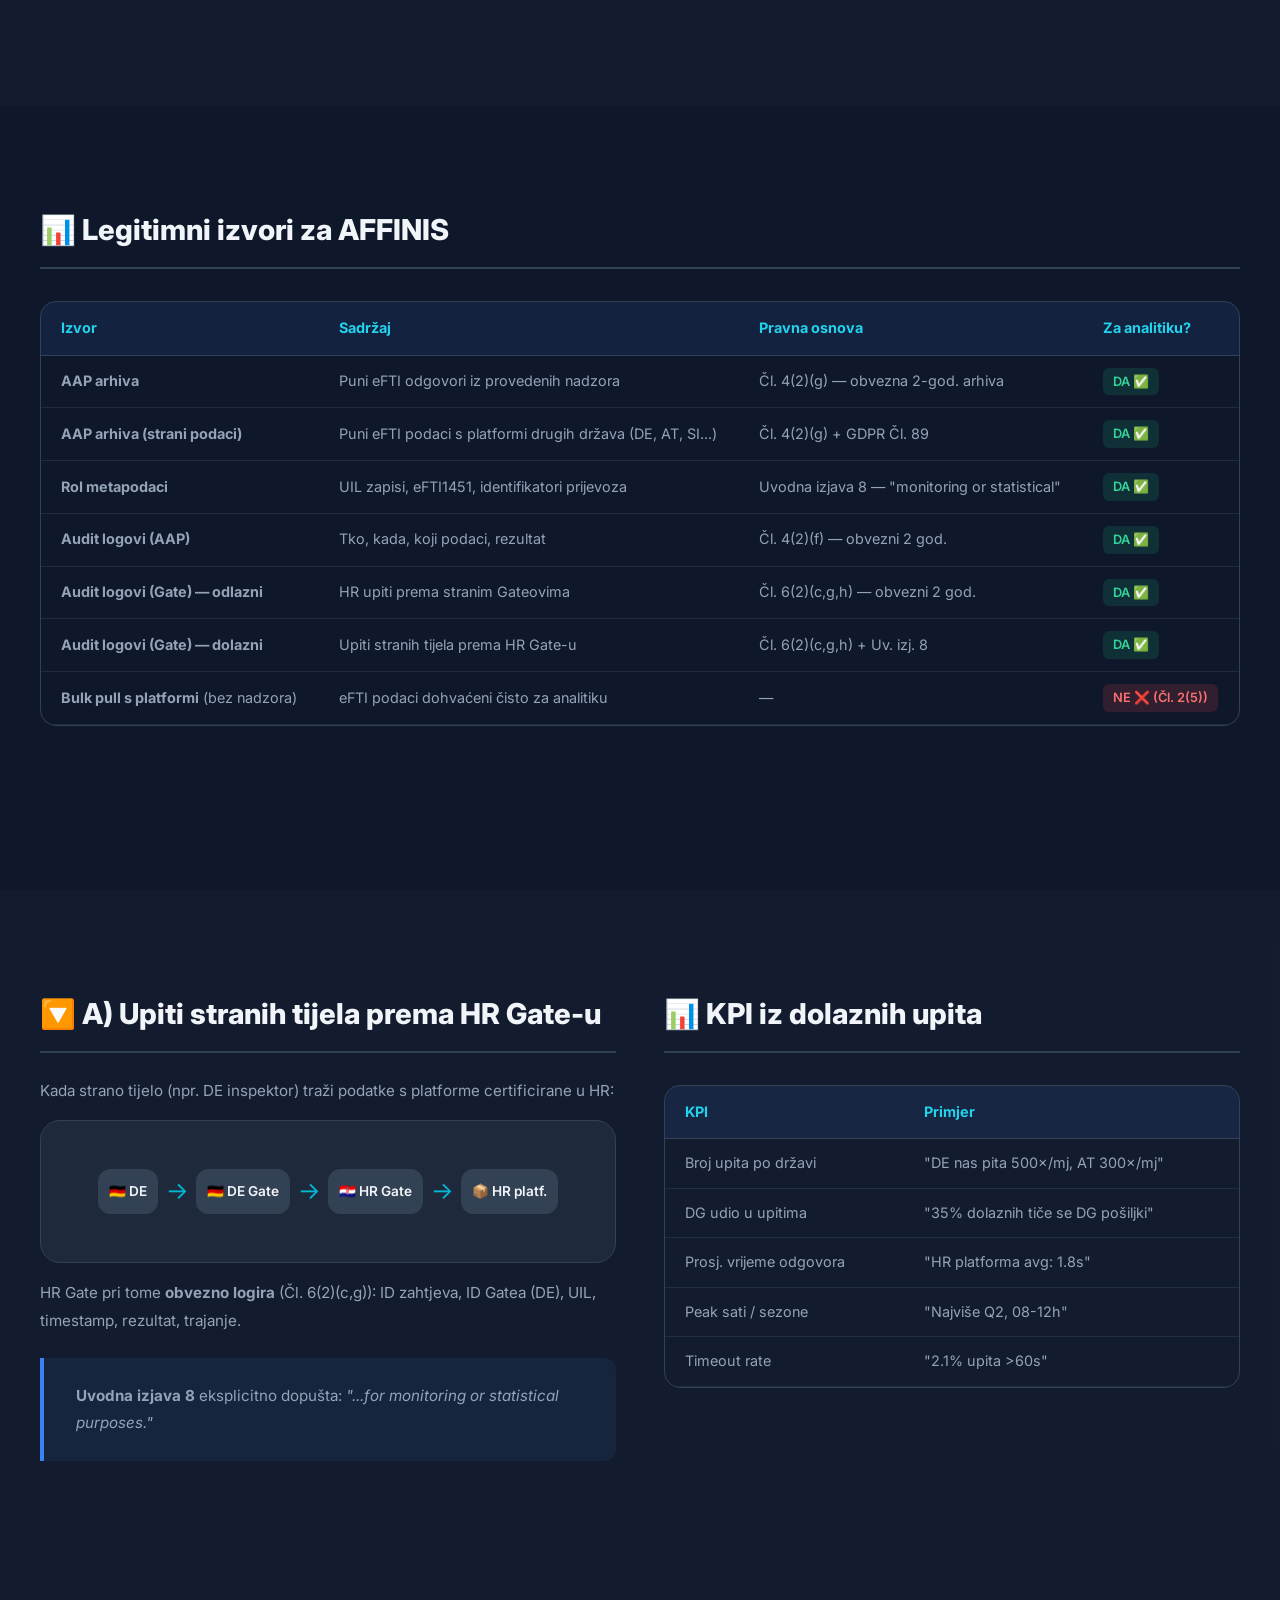
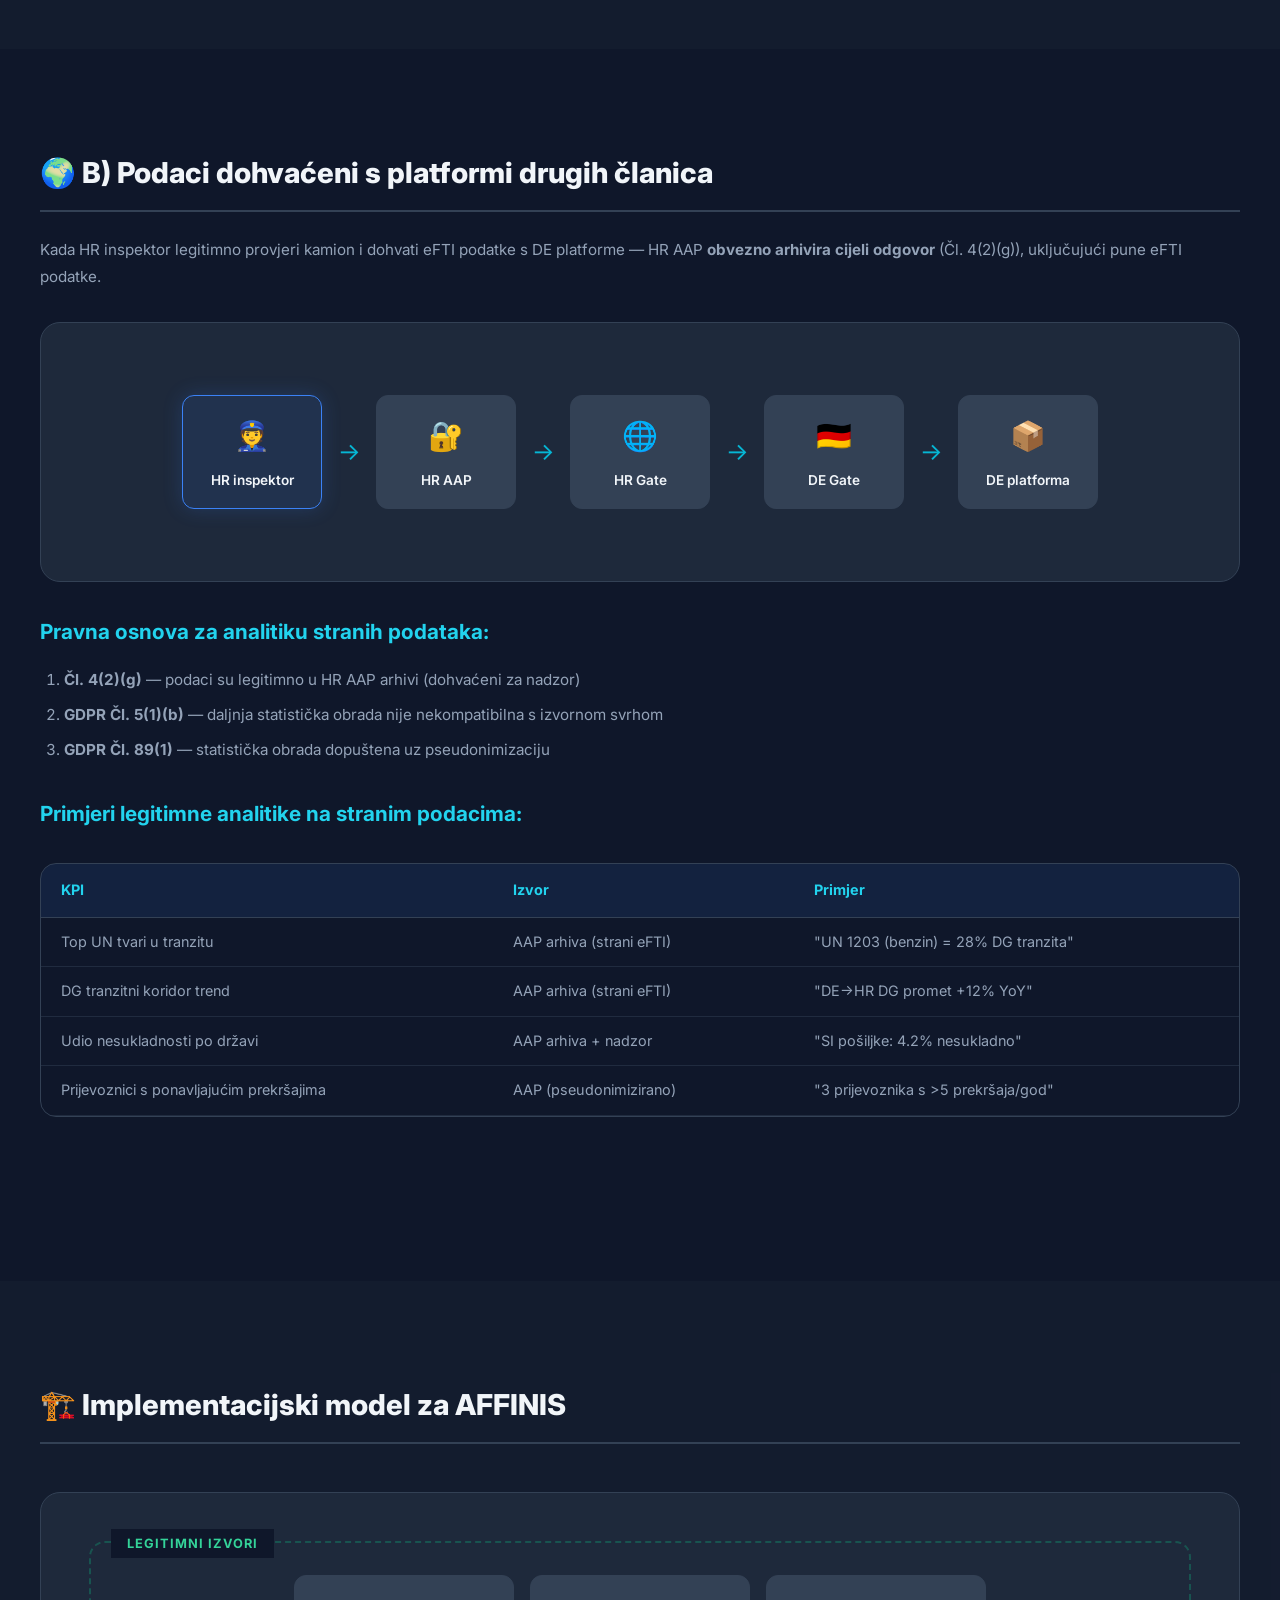
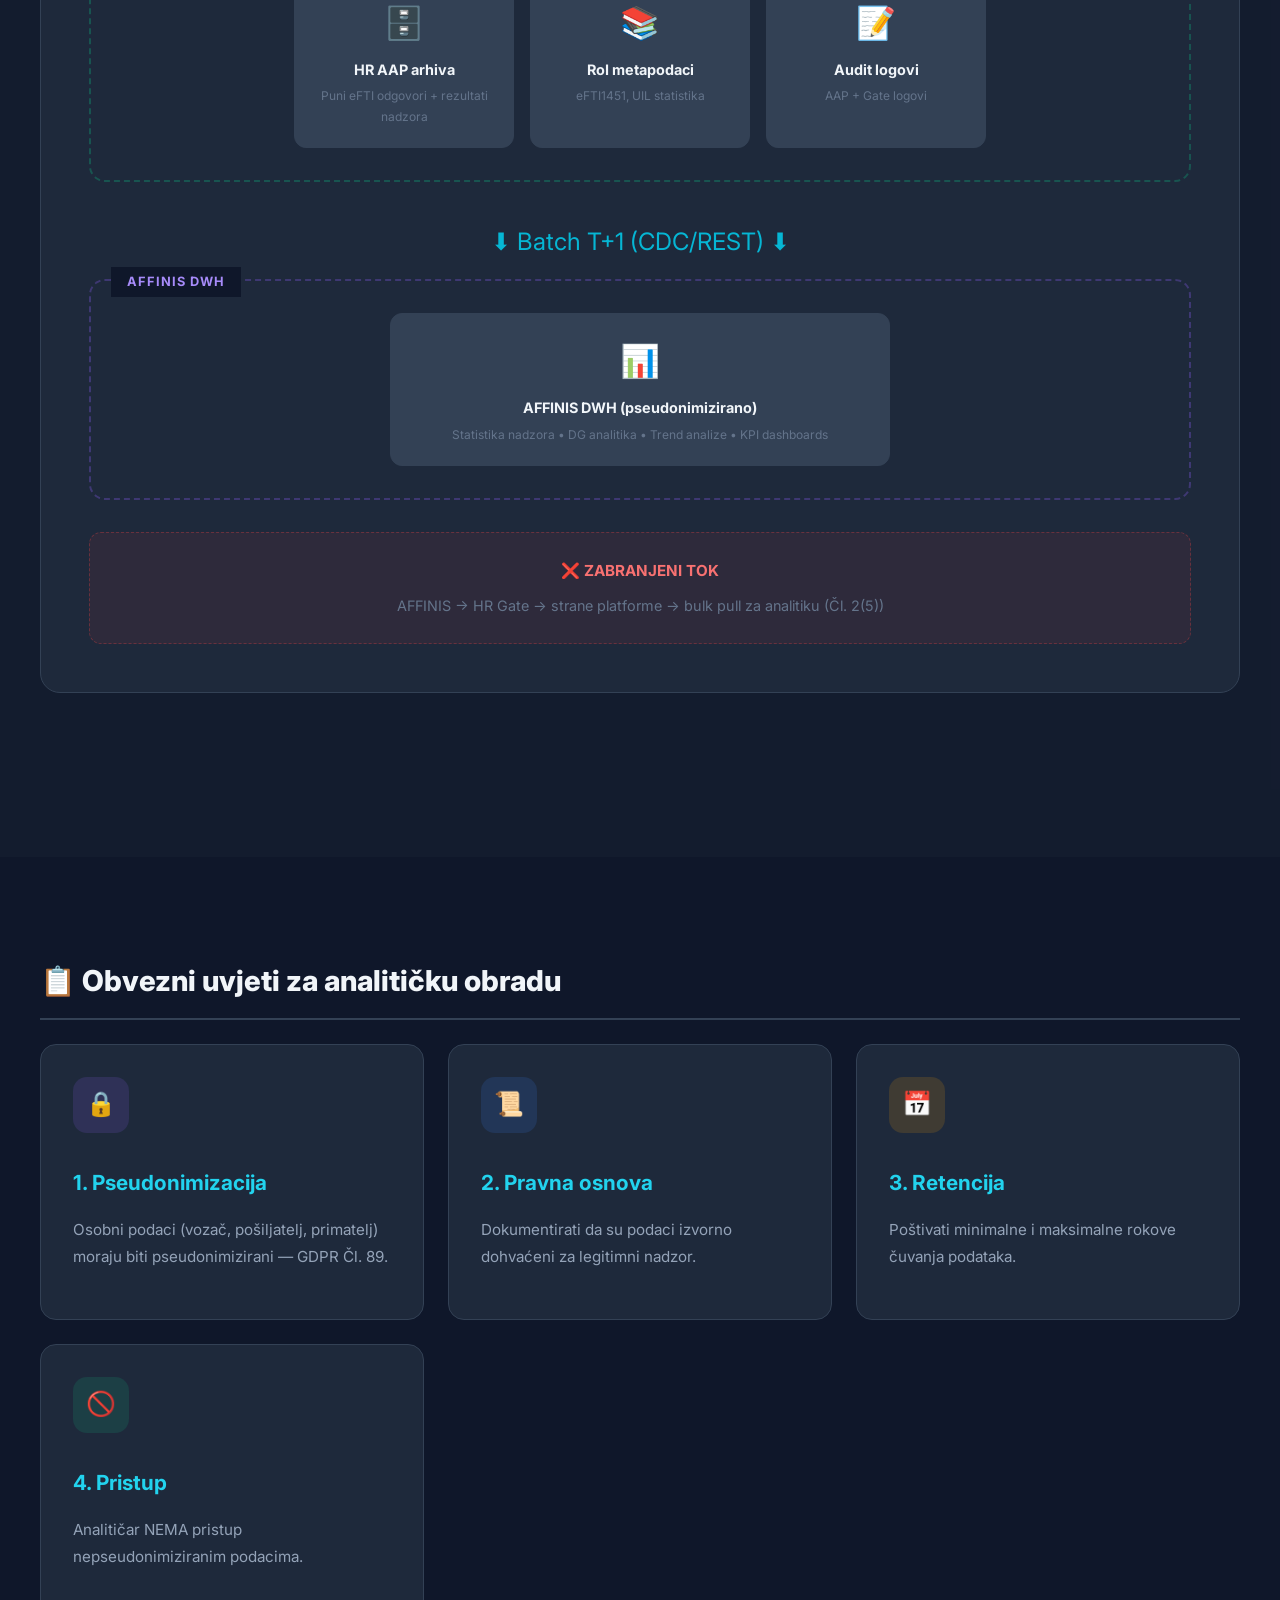
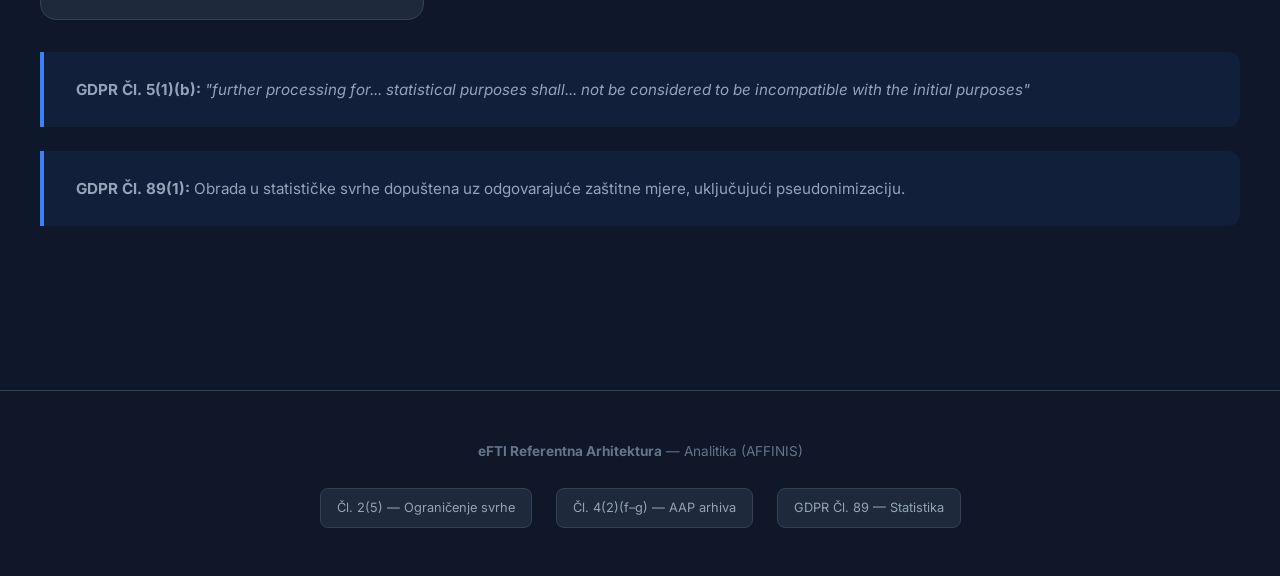
<file: analytics.html>
<!DOCTYPE html>
<html lang="hr">
<head>
  <meta charset="UTF-8">
  <meta name="viewport" content="width=device-width, initial-scale=1.0">
  <title>Analitika (AFFINIS) — eFTI Arhitektura</title>
  <link href="https://fonts.googleapis.com/css2?family=Inter:wght@400;500;600;700;800&display=swap" rel="stylesheet">
  <link rel="stylesheet" href="css/styles.css">
</head>
<body>

<nav class="navbar">
  <div class="nav-content">
    <a href="index.html" class="nav-logo">
      <div class="logo-icon">🇪🇺</div>
      <span>eFTI Arhitektura</span>
    </a>
    <button class="mobile-toggle" aria-label="Menu">☰</button>
    <ul class="nav-links">
      <li><a href="index.html">Pregled</a></li>
      <li><a href="components.html">Komponente</a></li>
      <li><a href="protocols.html">Protokoli</a></li>
      <li><a href="eadr.html">eADR Sustav</a></li>
      <li><a href="analytics.html" class="active">Analitika</a></li>
      <li><a href="inspection.html">Nadzor</a></li>
      <li><a href="dg-dataset.html">DG Dataset</a></li>
    </ul>
  </div>
</nav>

<section class="page-hero">
  <div class="hero-bg"></div>
  <div class="page-hero-content">
    <div class="breadcrumb">
      <a href="index.html">Početna</a> / <span>Analitika (AFFINIS)</span>
    </div>
    <h1>Analitička obrada eFTI podataka</h1>
    <p>AFFINIS DWH — pravni okvir, legitimni izvori, implementacijski model i obvezni uvjeti za analitičku obradu.</p>
  </div>
</section>

<!-- ACCESS LIMITATION -->
<section class="section">
  <div class="container">
    <div class="content-block" data-reveal>
      <h2>⚖️ Ograničenje svrhe pristupa (Čl. 2(5))</h2>
      
      <div class="highlight-box warning">
        <p><strong>Čl. 2(5):</strong> <em>"Member States remain responsible for ensuring that the access and processing by competent authorities of eFTI data is done <strong>only for the purposes of checking compliance</strong> with the applicable EU and national legal provisions."</em></p>
      </div>

      <p>Svaki dohvat eFTI podataka s platforme mora biti vezan uz <strong>konkretan nadzor konkretnog službenika</strong>. Spekulativni bulk pull podataka s platformi isključivo u analitičke svrhe <strong>NIJE DOPUŠTEN</strong>.</p>

      <div class="two-col" style="margin-top: 2rem;">
        <div class="highlight-box success">
          <p><strong>✅ DOPUŠTENO:</strong> Svaki legitimni nadzor = legalni podaci za AFFINIS. Jednom dohvaćeni podaci smiju se dalje obrađivati za statističke svrhe (GDPR Čl. 5(1)(b), Čl. 89).</p>
        </div>
        <div class="highlight-box danger">
          <p><strong>❌ ZABRANJENO:</strong> HR Gate NE SMIJE slati automatske bulk upite prema stranim platformama čisto da bi napunio AFFINIS analitiku.</p>
        </div>
      </div>
    </div>
  </div>
</section>

<!-- AAP ARCHIVE -->
<section class="section section-dark">
  <div class="container">
    <div class="content-block" data-reveal>
      <h2>🗄️ AAP arhiva — legitimni izvor punih eFTI podataka</h2>
      
      <p>AAP je obvezan arhivirati (Čl. 4(2)(f–g)):</p>
      <ul>
        <li><strong>Svaki zahtjev</strong> i <strong>svaki primljeni odgovor</strong> (uklj. pune eFTI podatke) — minimalno <strong>2 godine</strong></li>
        <li><strong>Revizijski trag:</strong> tko je pristupio, kada, koji podaci, rezultat</li>
      </ul>

      <div class="highlight-box">
        <p>Jednom legitimno dohvaćeni podaci putem nadzora postaju dio AAP arhive i smiju se dalje obrađivati za statističke svrhe (GDPR Čl. 5(1)(b), Čl. 89).</p>
      </div>
    </div>
  </div>
</section>

<!-- LEGITIMATE SOURCES -->
<section class="section">
  <div class="container">
    <div class="content-block" data-reveal>
      <h2>📊 Legitimni izvori za AFFINIS</h2>
      
      <div class="table-wrapper">
        <table class="table-styled">
          <thead>
            <tr>
              <th>Izvor</th>
              <th>Sadržaj</th>
              <th>Pravna osnova</th>
              <th>Za analitiku?</th>
            </tr>
          </thead>
          <tbody>
            <tr>
              <td><strong>AAP arhiva</strong></td>
              <td>Puni eFTI odgovori iz provedenih nadzora</td>
              <td>Čl. 4(2)(g) — obvezna 2-god. arhiva</td>
              <td><span class="badge badge-green">DA ✅</span></td>
            </tr>
            <tr>
              <td><strong>AAP arhiva (strani podaci)</strong></td>
              <td>Puni eFTI podaci s platformi drugih država (DE, AT, SI...)</td>
              <td>Čl. 4(2)(g) + GDPR Čl. 89</td>
              <td><span class="badge badge-green">DA ✅</span></td>
            </tr>
            <tr>
              <td><strong>RoI metapodaci</strong></td>
              <td>UIL zapisi, eFTI1451, identifikatori prijevoza</td>
              <td>Uvodna izjava 8 — "monitoring or statistical"</td>
              <td><span class="badge badge-green">DA ✅</span></td>
            </tr>
            <tr>
              <td><strong>Audit logovi (AAP)</strong></td>
              <td>Tko, kada, koji podaci, rezultat</td>
              <td>Čl. 4(2)(f) — obvezni 2 god.</td>
              <td><span class="badge badge-green">DA ✅</span></td>
            </tr>
            <tr>
              <td><strong>Audit logovi (Gate) — odlazni</strong></td>
              <td>HR upiti prema stranim Gateovima</td>
              <td>Čl. 6(2)(c,g,h) — obvezni 2 god.</td>
              <td><span class="badge badge-green">DA ✅</span></td>
            </tr>
            <tr>
              <td><strong>Audit logovi (Gate) — dolazni</strong></td>
              <td>Upiti stranih tijela prema HR Gate-u</td>
              <td>Čl. 6(2)(c,g,h) + Uv. izj. 8</td>
              <td><span class="badge badge-green">DA ✅</span></td>
            </tr>
            <tr>
              <td><strong>Bulk pull s platformi</strong> (bez nadzora)</td>
              <td>eFTI podaci dohvaćeni čisto za analitiku</td>
              <td>—</td>
              <td><span class="badge badge-red">NE ❌ (Čl. 2(5))</span></td>
            </tr>
          </tbody>
        </table>
      </div>
    </div>
  </div>
</section>

<!-- INCOMING QUERIES -->
<section class="section section-dark">
  <div class="container">
    <div class="two-col">
      <div class="content-block" data-reveal="left">
        <h2>🔽 A) Upiti stranih tijela prema HR Gate-u</h2>
        
        <p>Kada strano tijelo (npr. DE inspektor) traži podatke s platforme certificirane u HR:</p>
        
        <div class="flow-container" style="padding: 1.5rem; margin: 1rem 0;">
          <div class="flow-row" style="font-size: 0.85rem; gap: 8px;">
            <div class="flow-node" style="padding: 10px; min-width: auto;">
              <div class="node-label">🇩🇪 DE</div>
            </div>
            <div class="flow-arrow">→</div>
            <div class="flow-node" style="padding: 10px; min-width: auto;">
              <div class="node-label">🇩🇪 DE Gate</div>
            </div>
            <div class="flow-arrow">→</div>
            <div class="flow-node" style="padding: 10px; min-width: auto;">
              <div class="node-label">🇭🇷 HR Gate</div>
            </div>
            <div class="flow-arrow">→</div>
            <div class="flow-node" style="padding: 10px; min-width: auto;">
              <div class="node-label">📦 HR platf.</div>
            </div>
          </div>
        </div>

        <p>HR Gate pri tome <strong>obvezno logira</strong> (Čl. 6(2)(c,g)): ID zahtjeva, ID Gatea (DE), UIL, timestamp, rezultat, trajanje.</p>

        <div class="highlight-box">
          <p><strong>Uvodna izjava 8</strong> eksplicitno dopušta: <em>"...for monitoring or statistical purposes."</em></p>
        </div>
      </div>

      <div class="content-block" data-reveal="right">
        <h2>📊 KPI iz dolaznih upita</h2>
        
        <div class="table-wrapper">
          <table class="table-styled">
            <thead>
              <tr>
                <th>KPI</th>
                <th>Primjer</th>
              </tr>
            </thead>
            <tbody>
              <tr>
                <td>Broj upita po državi</td>
                <td>"DE nas pita 500×/mj, AT 300×/mj"</td>
              </tr>
              <tr>
                <td>DG udio u upitima</td>
                <td>"35% dolaznih tiče se DG pošiljki"</td>
              </tr>
              <tr>
                <td>Prosj. vrijeme odgovora</td>
                <td>"HR platforma avg: 1.8s"</td>
              </tr>
              <tr>
                <td>Peak sati / sezone</td>
                <td>"Najviše Q2, 08-12h"</td>
              </tr>
              <tr>
                <td>Timeout rate</td>
                <td>"2.1% upita >60s"</td>
              </tr>
            </tbody>
          </table>
        </div>
      </div>
    </div>
  </div>
</section>

<!-- FOREIGN DATA -->
<section class="section">
  <div class="container">
    <div class="content-block" data-reveal>
      <h2>🌍 B) Podaci dohvaćeni s platformi drugih članica</h2>
      
      <p>Kada HR inspektor legitimno provjeri kamion i dohvati eFTI podatke s DE platforme — HR AAP <strong>obvezno arhivira cijeli odgovor</strong> (Čl. 4(2)(g)), uključujući pune eFTI podatke.</p>

      <div class="flow-container flow-animated" style="margin: 2rem 0;">
        <div class="flow-row">
          <div class="flow-node">
            <div class="node-icon">👮</div>
            <div class="node-label">HR inspektor</div>
          </div>
          <div class="flow-arrow">→</div>
          <div class="flow-node">
            <div class="node-icon">🔐</div>
            <div class="node-label">HR AAP</div>
          </div>
          <div class="flow-arrow">→</div>
          <div class="flow-node">
            <div class="node-icon">🌐</div>
            <div class="node-label">HR Gate</div>
          </div>
          <div class="flow-arrow">→</div>
          <div class="flow-node">
            <div class="node-icon">🇩🇪</div>
            <div class="node-label">DE Gate</div>
          </div>
          <div class="flow-arrow">→</div>
          <div class="flow-node">
            <div class="node-icon">📦</div>
            <div class="node-label">DE platforma</div>
          </div>
        </div>
      </div>

      <h3>Pravna osnova za analitiku stranih podataka:</h3>
      <ol>
        <li><strong>Čl. 4(2)(g)</strong> — podaci su legitimno u HR AAP arhivi (dohvaćeni za nadzor)</li>
        <li><strong>GDPR Čl. 5(1)(b)</strong> — daljnja statistička obrada nije nekompatibilna s izvornom svrhom</li>
        <li><strong>GDPR Čl. 89(1)</strong> — statistička obrada dopuštena uz pseudonimizaciju</li>
      </ol>

      <h3>Primjeri legitimne analitike na stranim podacima:</h3>
      <div class="table-wrapper">
        <table class="table-styled">
          <thead>
            <tr>
              <th>KPI</th>
              <th>Izvor</th>
              <th>Primjer</th>
            </tr>
          </thead>
          <tbody>
            <tr>
              <td>Top UN tvari u tranzitu</td>
              <td>AAP arhiva (strani eFTI)</td>
              <td>"UN 1203 (benzin) = 28% DG tranzita"</td>
            </tr>
            <tr>
              <td>DG tranzitni koridor trend</td>
              <td>AAP arhiva (strani eFTI)</td>
              <td>"DE→HR DG promet +12% YoY"</td>
            </tr>
            <tr>
              <td>Udio nesukladnosti po državi</td>
              <td>AAP arhiva + nadzor</td>
              <td>"SI pošiljke: 4.2% nesukladno"</td>
            </tr>
            <tr>
              <td>Prijevoznici s ponavljajućim prekršajima</td>
              <td>AAP (pseudonimizirano)</td>
              <td>"3 prijevoznika s >5 prekršaja/god"</td>
            </tr>
          </tbody>
        </table>
      </div>
    </div>
  </div>
</section>

<!-- IMPLEMENTATION MODEL -->
<section class="section section-dark">
  <div class="container">
    <div class="content-block" data-reveal>
      <h2>🏗️ Implementacijski model za AFFINIS</h2>

      <div class="arch-diagram">
        <div class="arch-layer" style="border-color: rgba(16, 185, 129, 0.3);">
          <div class="arch-layer-label" style="color: #34d399;">Legitimni izvori</div>
          <div class="arch-nodes">
            <div class="arch-node">
              <div class="node-emoji">🗄️</div>
              <div class="node-name">HR AAP arhiva</div>
              <div class="node-ref">Puni eFTI odgovori + rezultati nadzora</div>
            </div>
            <div class="arch-node">
              <div class="node-emoji">📚</div>
              <div class="node-name">RoI metapodaci</div>
              <div class="node-ref">eFTI1451, UIL statistika</div>
            </div>
            <div class="arch-node">
              <div class="node-emoji">📝</div>
              <div class="node-name">Audit logovi</div>
              <div class="node-ref">AAP + Gate logovi</div>
            </div>
          </div>
        </div>

        <div class="arch-connector"><span>⬇ Batch T+1 (CDC/REST) ⬇</span></div>

        <div class="arch-layer" style="border-color: rgba(139, 92, 246, 0.3);">
          <div class="arch-layer-label" style="color: #a78bfa;">AFFINIS DWH</div>
          <div class="arch-nodes">
            <div class="arch-node" style="flex: 2; max-width: 500px;">
              <div class="node-emoji">📊</div>
              <div class="node-name">AFFINIS DWH (pseudonimizirano)</div>
              <div class="node-ref">Statistika nadzora • DG analitika • Trend analize • KPI dashboards</div>
            </div>
          </div>
        </div>

        <div style="text-align: center; margin-top: 2rem; padding: 1.5rem; background: rgba(239, 68, 68, 0.08); border-radius: 12px; border: 1px dashed rgba(239, 68, 68, 0.3);">
          <p style="color: #f87171; font-weight: 700; margin-bottom: 0.5rem;">❌ ZABRANJENI TOK</p>
          <p style="color: var(--text-muted); font-size: 0.9rem; margin: 0;">AFFINIS → HR Gate → strane platforme → bulk pull za analitiku (Čl. 2(5))</p>
        </div>
      </div>
    </div>
  </div>
</section>

<!-- MANDATORY CONDITIONS -->
<section class="section">
  <div class="container">
    <div class="content-block" data-reveal>
      <h2>📋 Obvezni uvjeti za analitičku obradu</h2>
      
      <div class="card-grid">
        <div class="card">
          <div class="card-icon purple">🔒</div>
          <h3>1. Pseudonimizacija</h3>
          <p>Osobni podaci (vozač, pošiljatelj, primatelj) moraju biti pseudonimizirani — GDPR Čl. 89.</p>
        </div>
        <div class="card">
          <div class="card-icon blue">📜</div>
          <h3>2. Pravna osnova</h3>
          <p>Dokumentirati da su podaci izvorno dohvaćeni za legitimni nadzor.</p>
        </div>
        <div class="card">
          <div class="card-icon orange">📅</div>
          <h3>3. Retencija</h3>
          <p>Poštivati minimalne i maksimalne rokove čuvanja podataka.</p>
        </div>
        <div class="card">
          <div class="card-icon green">🚫</div>
          <h3>4. Pristup</h3>
          <p>Analitičar NEMA pristup nepseudonimiziranim podacima.</p>
        </div>
      </div>

      <div class="highlight-box" style="margin-top: 2rem;">
        <p><strong>GDPR Čl. 5(1)(b):</strong> <em>"further processing for... statistical purposes shall... not be considered to be incompatible with the initial purposes"</em></p>
      </div>

      <div class="highlight-box" style="margin-top: 1rem;">
        <p><strong>GDPR Čl. 89(1):</strong> Obrada u statističke svrhe dopuštena uz odgovarajuće zaštitne mjere, uključujući pseudonimizaciju.</p>
      </div>
    </div>
  </div>
</section>

<footer class="footer">
  <div class="footer-content">
    <p><strong>eFTI Referentna Arhitektura</strong> — Analitika (AFFINIS)</p>
    <div class="legal-refs">
      <span class="legal-ref">Čl. 2(5) — Ograničenje svrhe</span>
      <span class="legal-ref">Čl. 4(2)(f–g) — AAP arhiva</span>
      <span class="legal-ref">GDPR Čl. 89 — Statistika</span>
    </div>
  </div>
</footer>

<script src="js/main.js"></script>
</body>
</html>
</file>
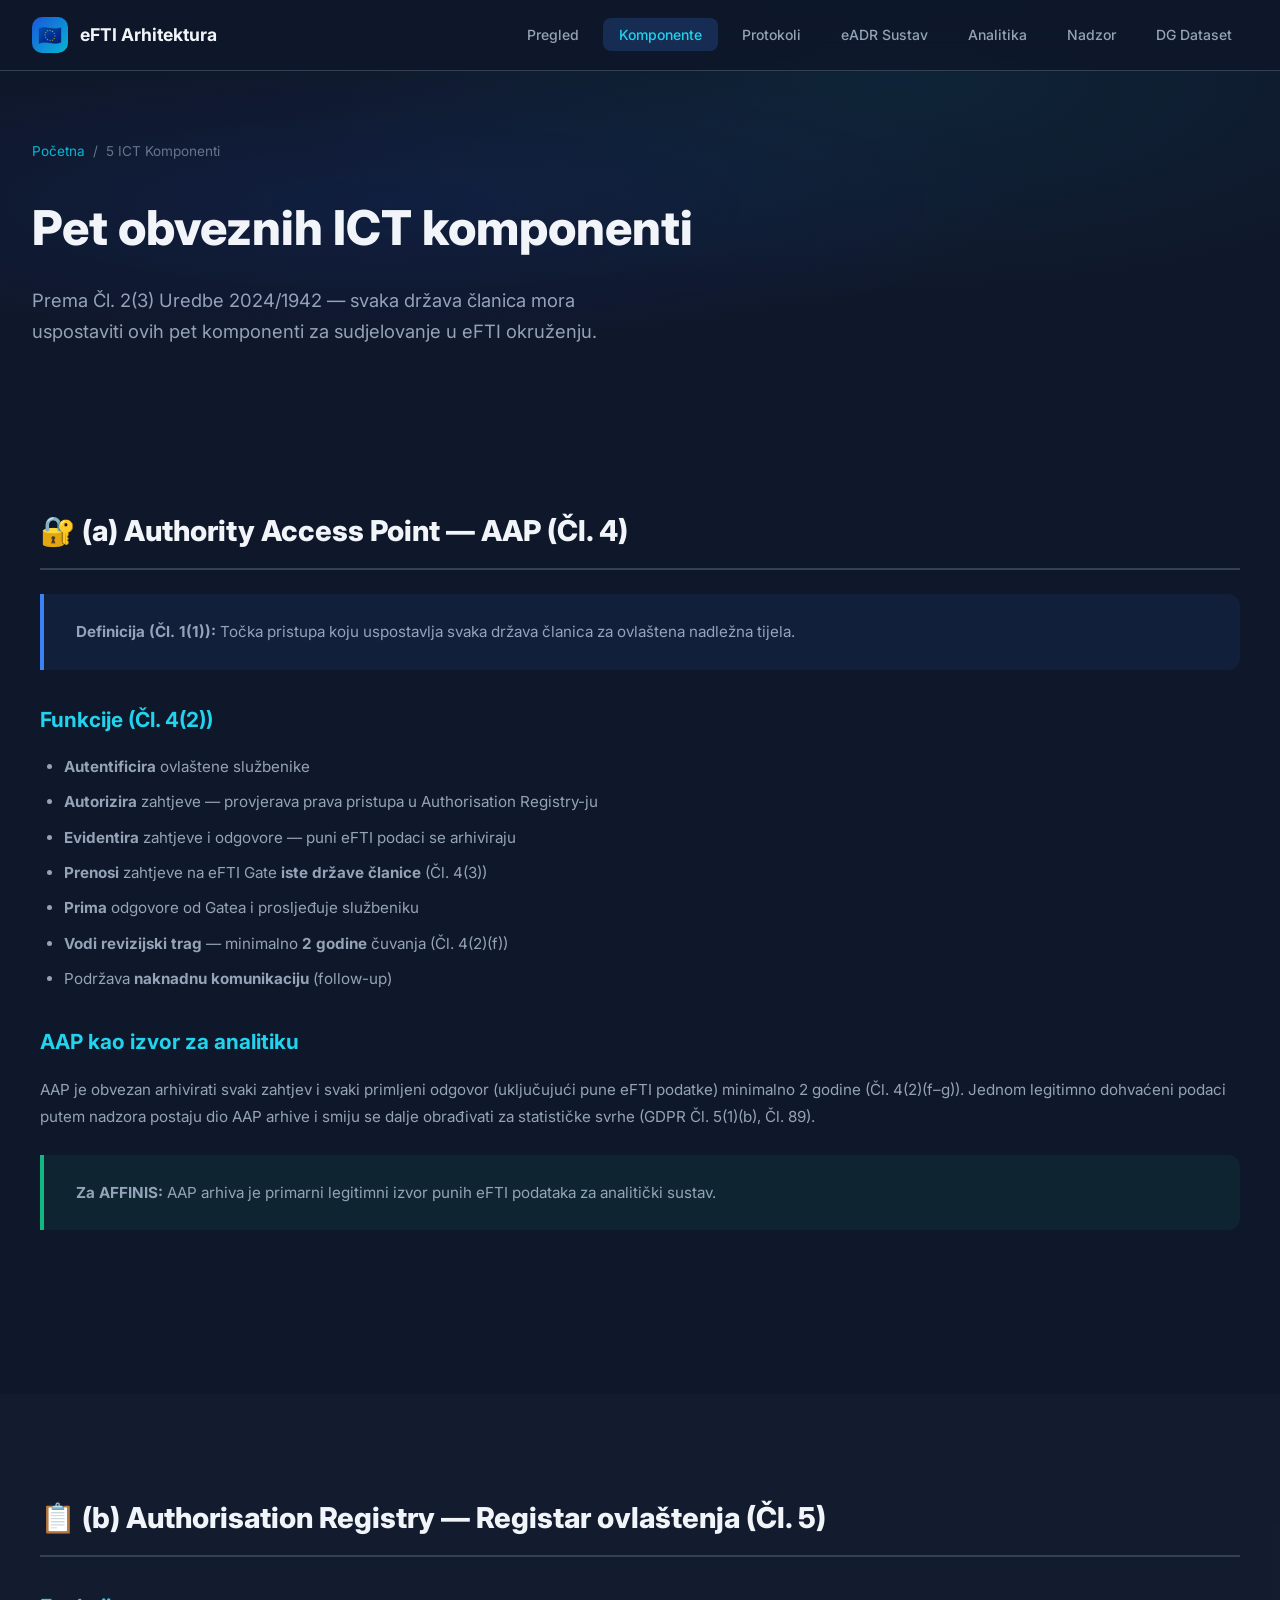
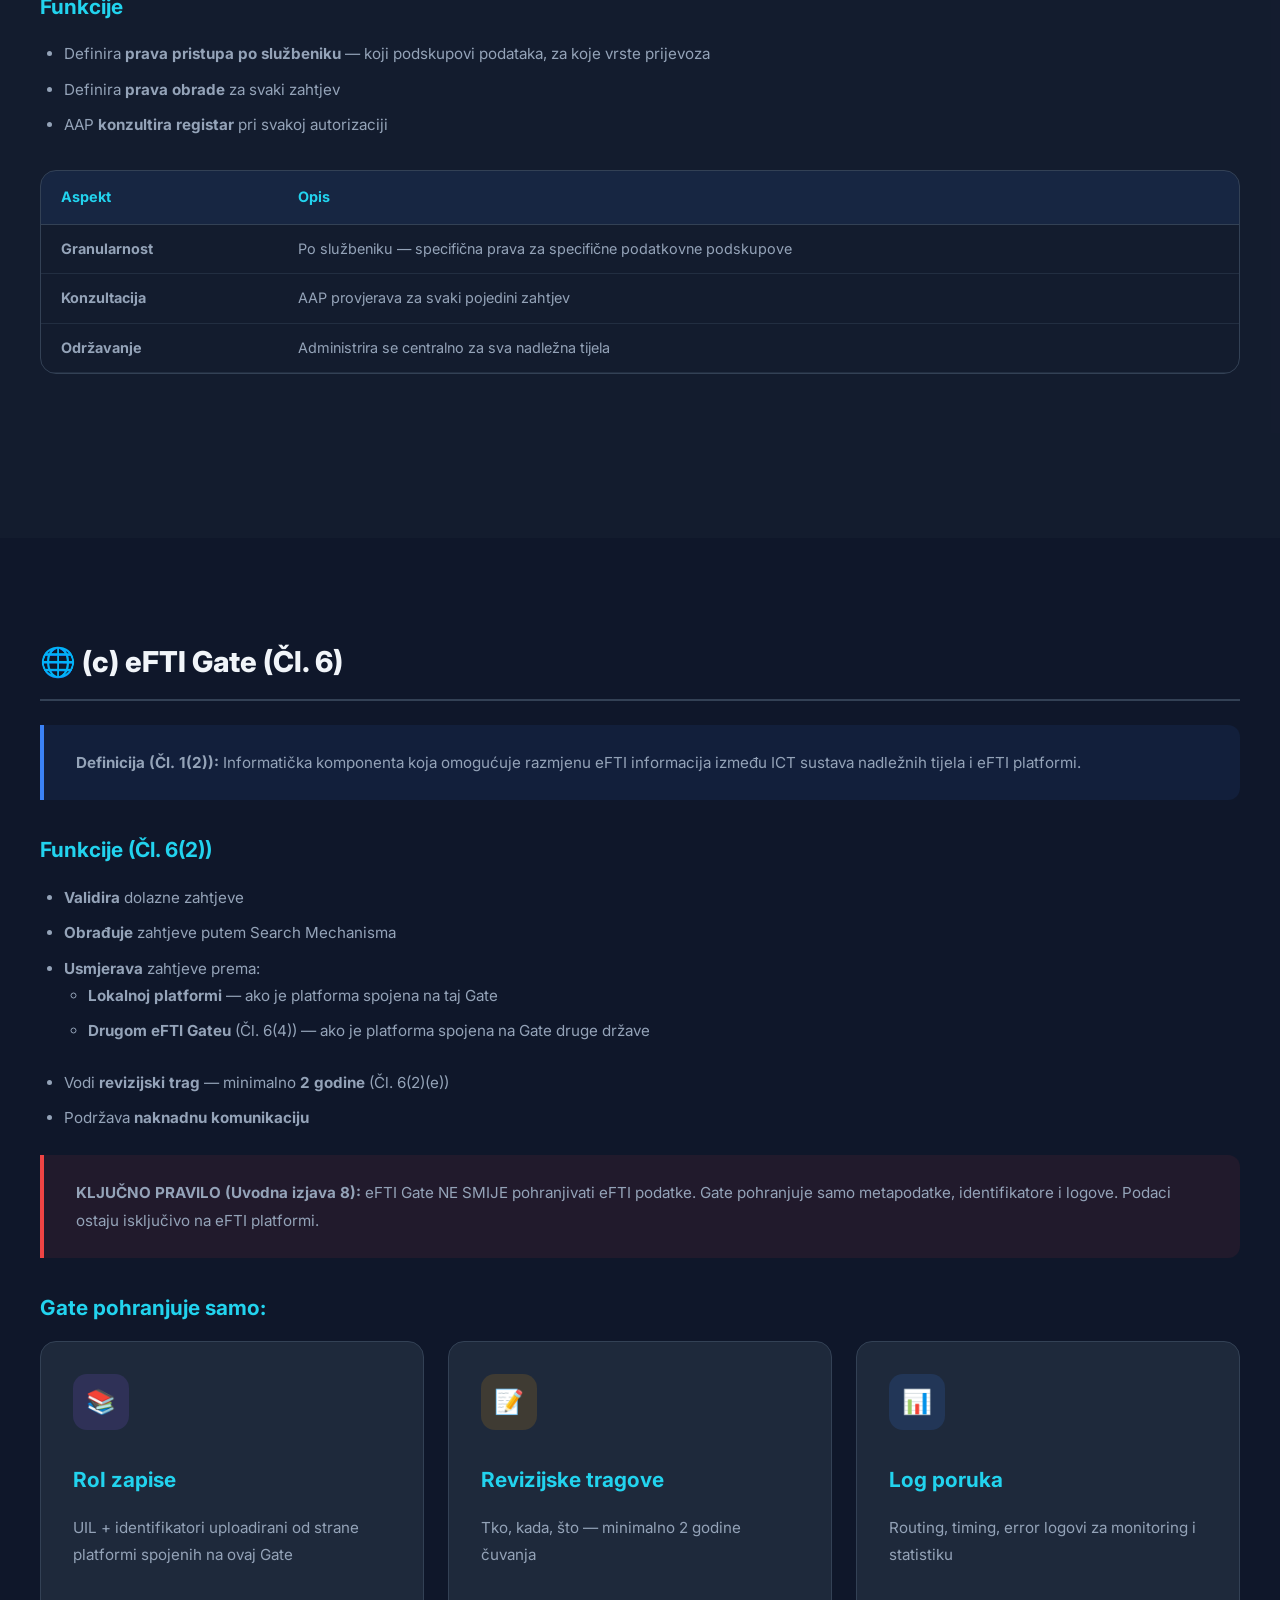
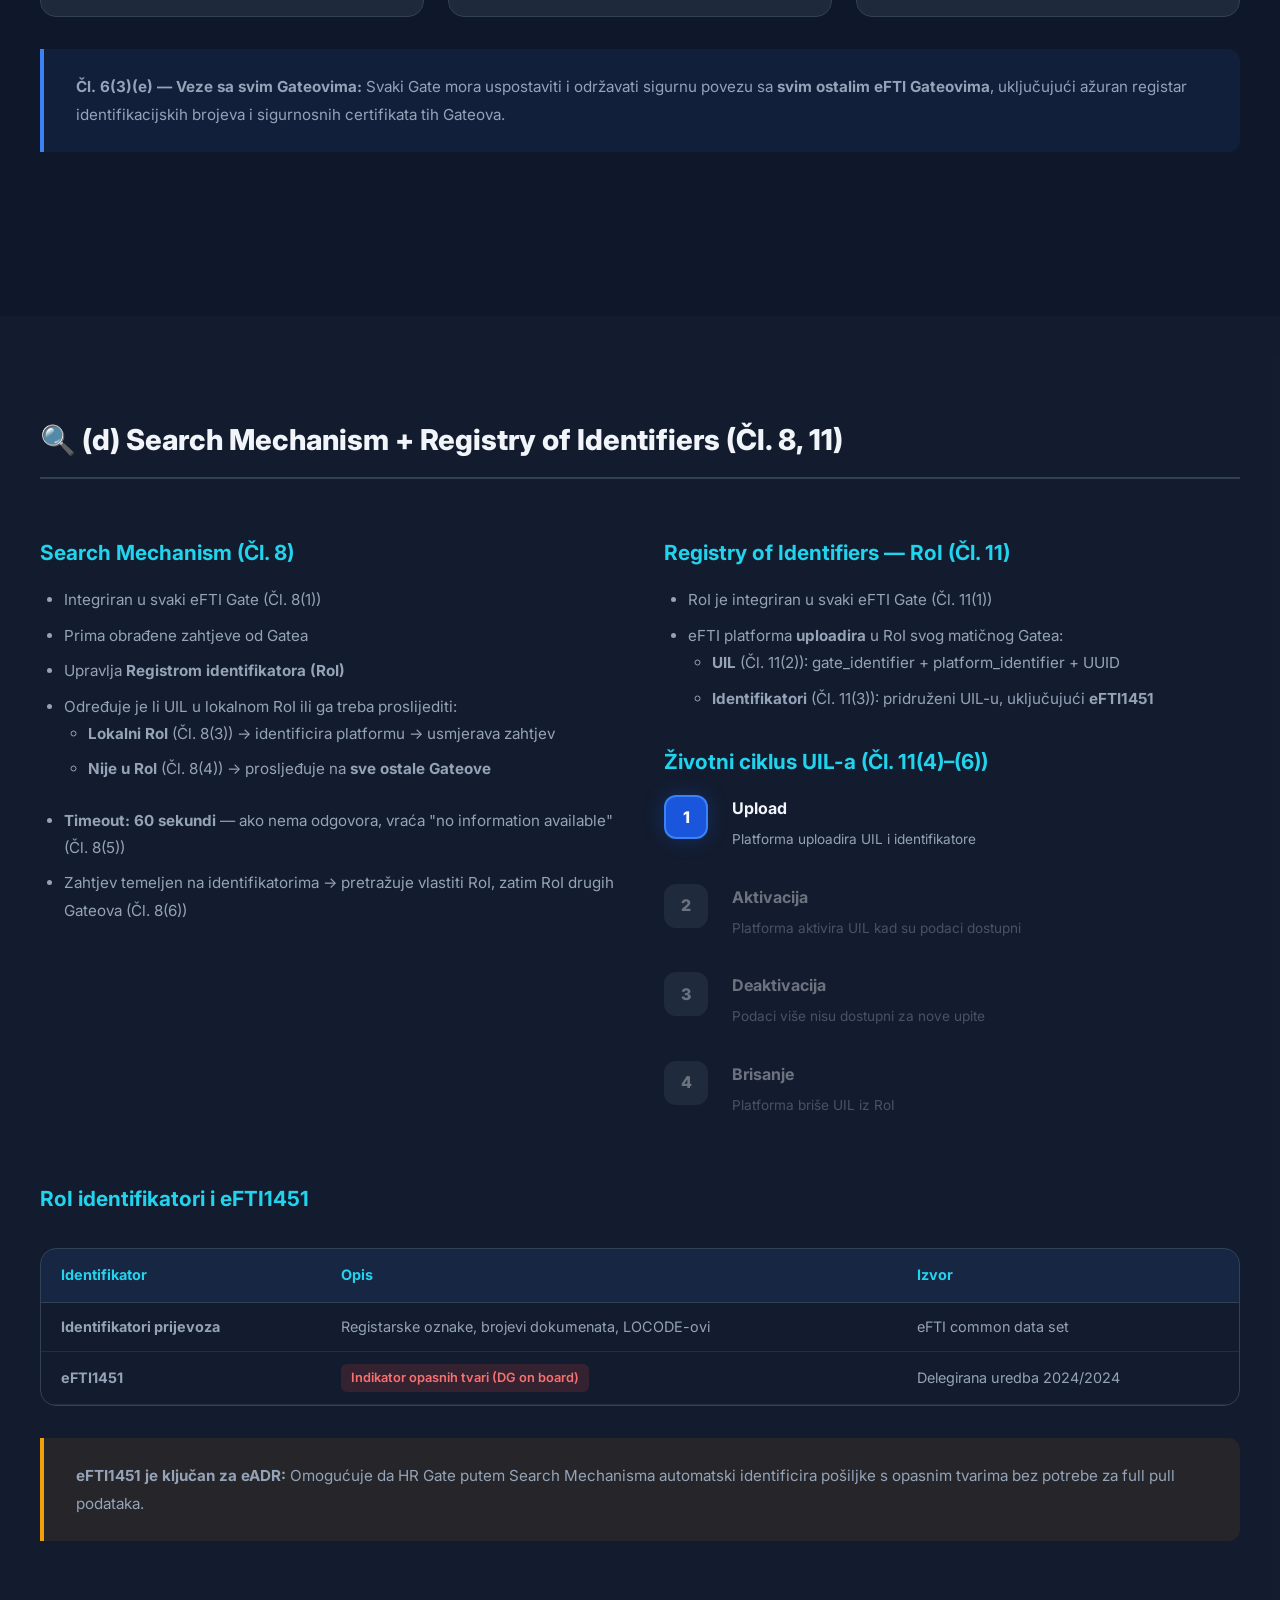
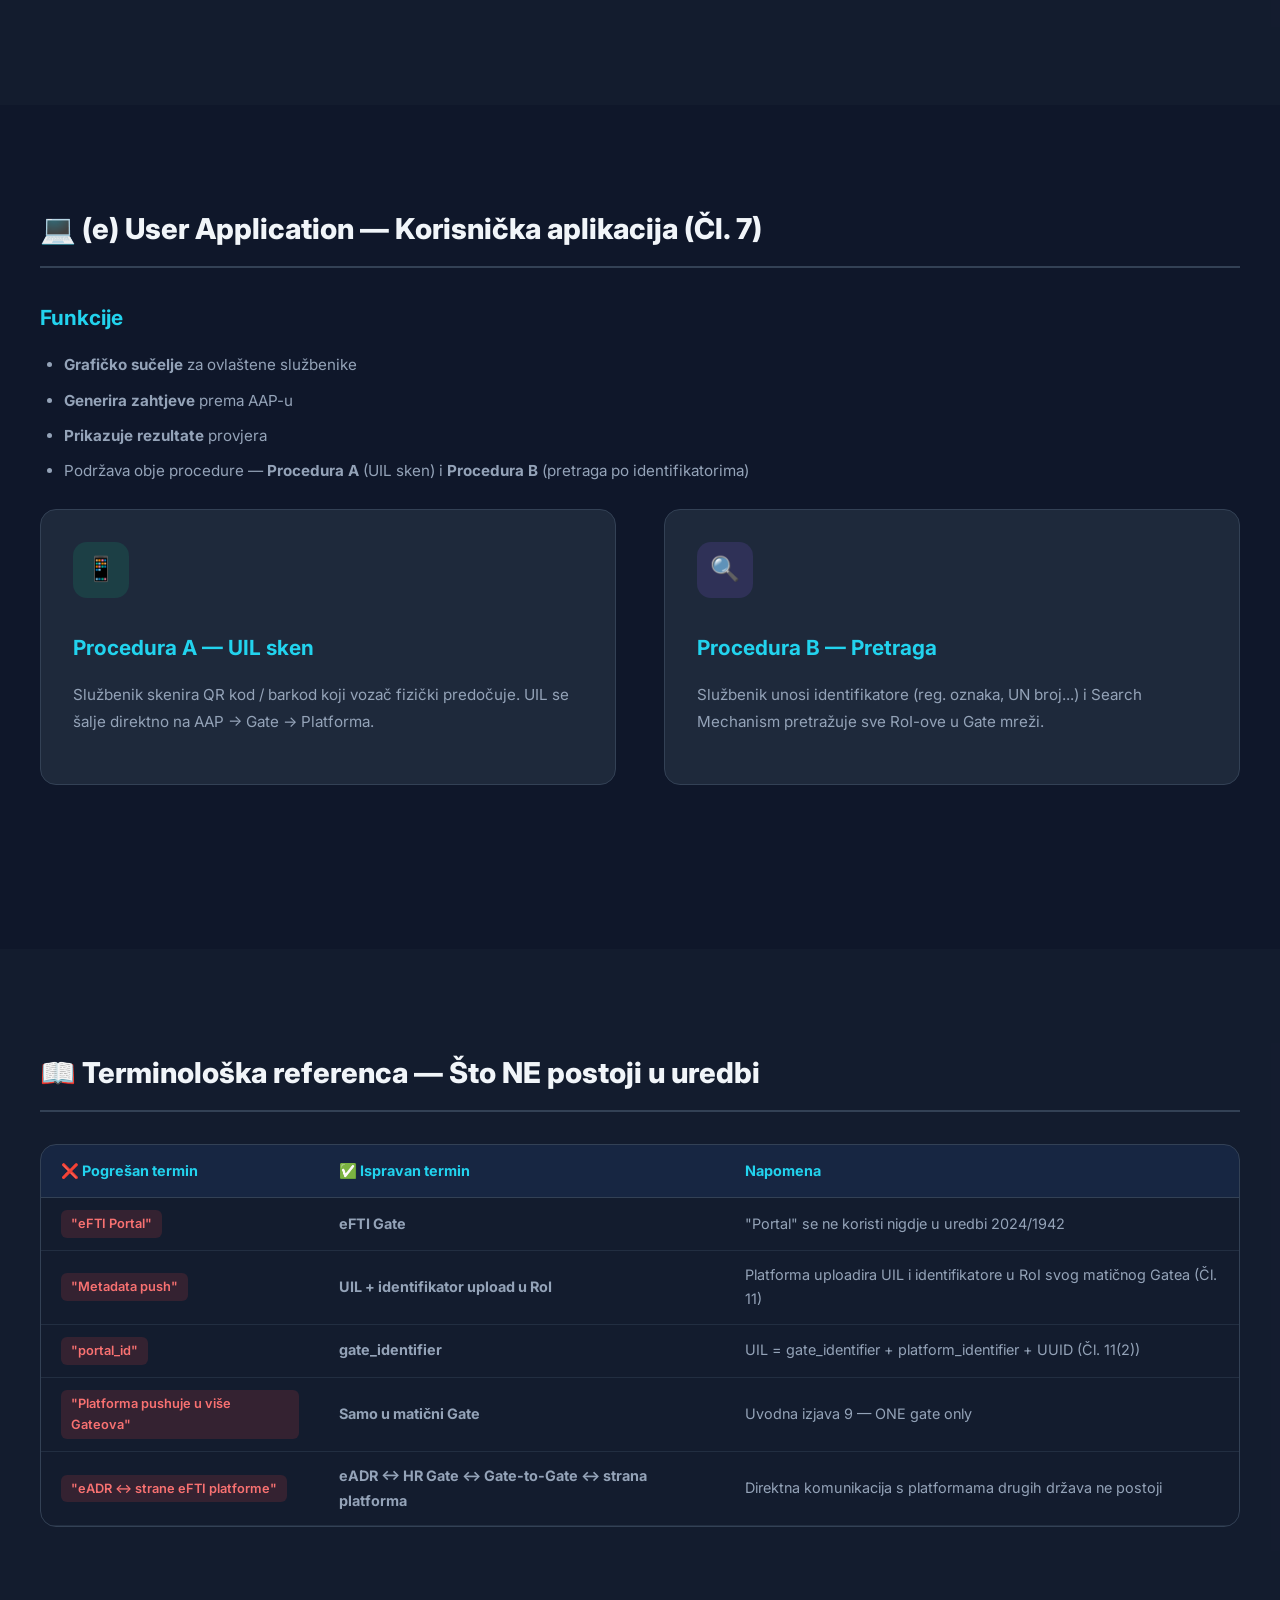
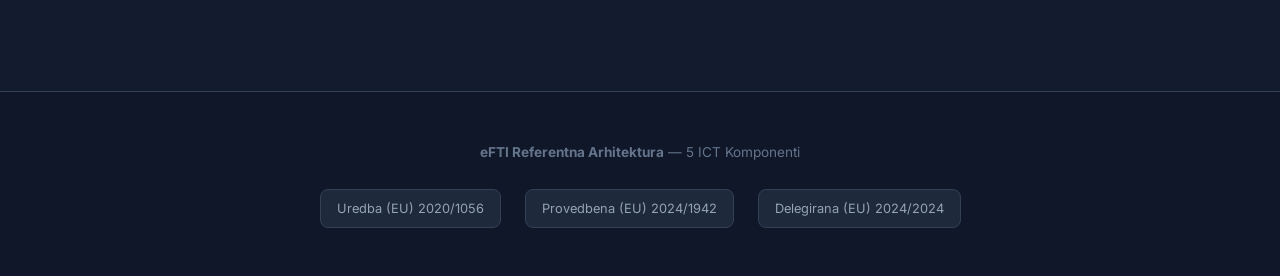
<file: components.html>
<!DOCTYPE html>
<html lang="hr">
<head>
  <meta charset="UTF-8">
  <meta name="viewport" content="width=device-width, initial-scale=1.0">
  <title>5 ICT Komponenti — eFTI Arhitektura</title>
  <link href="https://fonts.googleapis.com/css2?family=Inter:wght@400;500;600;700;800&display=swap" rel="stylesheet">
  <link rel="stylesheet" href="css/styles.css">
</head>
<body>

<nav class="navbar">
  <div class="nav-content">
    <a href="index.html" class="nav-logo">
      <div class="logo-icon">🇪🇺</div>
      <span>eFTI Arhitektura</span>
    </a>
    <button class="mobile-toggle" aria-label="Menu">☰</button>
    <ul class="nav-links">
      <li><a href="index.html">Pregled</a></li>
      <li><a href="components.html" class="active">Komponente</a></li>
      <li><a href="protocols.html">Protokoli</a></li>
      <li><a href="eadr.html">eADR Sustav</a></li>
      <li><a href="analytics.html">Analitika</a></li>
      <li><a href="inspection.html">Nadzor</a></li>
      <li><a href="dg-dataset.html">DG Dataset</a></li>
    </ul>
  </div>
</nav>

<!-- PAGE HERO -->
<section class="page-hero">
  <div class="hero-bg"></div>
  <div class="page-hero-content">
    <div class="breadcrumb">
      <a href="index.html">Početna</a> / <span>5 ICT Komponenti</span>
    </div>
    <h1>Pet obveznih ICT komponenti</h1>
    <p>Prema Čl. 2(3) Uredbe 2024/1942 — svaka država članica mora uspostaviti ovih pet komponenti za sudjelovanje u eFTI okruženju.</p>
  </div>
</section>

<!-- AAP -->
<section class="section" id="aap">
  <div class="container">
    <div class="content-block" data-reveal>
      <h2>🔐 (a) Authority Access Point — AAP (Čl. 4)</h2>
      
      <div class="highlight-box">
        <p><strong>Definicija (Čl. 1(1)):</strong> Točka pristupa koju uspostavlja svaka država članica za ovlaštena nadležna tijela.</p>
      </div>

      <h3>Funkcije (Čl. 4(2))</h3>
      <ul>
        <li><strong>Autentificira</strong> ovlaštene službenike</li>
        <li><strong>Autorizira</strong> zahtjeve — provjerava prava pristupa u Authorisation Registry-ju</li>
        <li><strong>Evidentira</strong> zahtjeve i odgovore — puni eFTI podaci se arhiviraju</li>
        <li><strong>Prenosi</strong> zahtjeve na eFTI Gate <strong>iste države članice</strong> (Čl. 4(3))</li>
        <li><strong>Prima</strong> odgovore od Gatea i prosljeđuje službeniku</li>
        <li><strong>Vodi revizijski trag</strong> — minimalno <strong>2 godine</strong> čuvanja (Čl. 4(2)(f))</li>
        <li>Podržava <strong>naknadnu komunikaciju</strong> (follow-up)</li>
      </ul>

      <h3>AAP kao izvor za analitiku</h3>
      <p>
        AAP je obvezan arhivirati svaki zahtjev i svaki primljeni odgovor (uključujući pune eFTI podatke) 
        minimalno 2 godine (Čl. 4(2)(f–g)). Jednom legitimno dohvaćeni podaci putem nadzora postaju dio 
        AAP arhive i smiju se dalje obrađivati za statističke svrhe (GDPR Čl. 5(1)(b), Čl. 89).
      </p>

      <div class="highlight-box success">
        <p><strong>Za AFFINIS:</strong> AAP arhiva je primarni legitimni izvor punih eFTI podataka za analitički sustav.</p>
      </div>
    </div>
  </div>
</section>

<!-- AUTH REGISTRY -->
<section class="section section-dark" id="auth-registry">
  <div class="container">
    <div class="content-block" data-reveal>
      <h2>📋 (b) Authorisation Registry — Registar ovlaštenja (Čl. 5)</h2>
      
      <h3>Funkcije</h3>
      <ul>
        <li>Definira <strong>prava pristupa po službeniku</strong> — koji podskupovi podataka, za koje vrste prijevoza</li>
        <li>Definira <strong>prava obrade</strong> za svaki zahtjev</li>
        <li>AAP <strong>konzultira registar</strong> pri svakoj autorizaciji</li>
      </ul>

      <div class="table-wrapper">
        <table class="table-styled">
          <thead>
            <tr>
              <th>Aspekt</th>
              <th>Opis</th>
            </tr>
          </thead>
          <tbody>
            <tr>
              <td><strong>Granularnost</strong></td>
              <td>Po službeniku — specifična prava za specifične podatkovne podskupove</td>
            </tr>
            <tr>
              <td><strong>Konzultacija</strong></td>
              <td>AAP provjerava za svaki pojedini zahtjev</td>
            </tr>
            <tr>
              <td><strong>Održavanje</strong></td>
              <td>Administrira se centralno za sva nadležna tijela</td>
            </tr>
          </tbody>
        </table>
      </div>
    </div>
  </div>
</section>

<!-- eFTI GATE -->
<section class="section" id="gate">
  <div class="container">
    <div class="content-block" data-reveal>
      <h2>🌐 (c) eFTI Gate (Čl. 6)</h2>
      
      <div class="highlight-box">
        <p><strong>Definicija (Čl. 1(2)):</strong> Informatička komponenta koja omogućuje razmjenu eFTI informacija između ICT sustava nadležnih tijela i eFTI platformi.</p>
      </div>

      <h3>Funkcije (Čl. 6(2))</h3>
      <ul>
        <li><strong>Validira</strong> dolazne zahtjeve</li>
        <li><strong>Obrađuje</strong> zahtjeve putem Search Mechanisma</li>
        <li><strong>Usmjerava</strong> zahtjeve prema:
          <ul>
            <li><strong>Lokalnoj platformi</strong> — ako je platforma spojena na taj Gate</li>
            <li><strong>Drugom eFTI Gateu</strong> (Čl. 6(4)) — ako je platforma spojena na Gate druge države</li>
          </ul>
        </li>
        <li>Vodi <strong>revizijski trag</strong> — minimalno <strong>2 godine</strong> (Čl. 6(2)(e))</li>
        <li>Podržava <strong>naknadnu komunikaciju</strong></li>
      </ul>

      <div class="highlight-box danger">
        <p><strong>KLJUČNO PRAVILO (Uvodna izjava 8):</strong> eFTI Gate NE SMIJE pohranjivati eFTI podatke. 
        Gate pohranjuje samo metapodatke, identifikatore i logove. Podaci ostaju isključivo na eFTI platformi.</p>
      </div>

      <h3>Gate pohranjuje samo:</h3>
      <div class="card-grid card-grid-3">
        <div class="card">
          <div class="card-icon purple">📚</div>
          <h3>RoI zapise</h3>
          <p>UIL + identifikatori uploadirani od strane platformi spojenih na ovaj Gate</p>
        </div>
        <div class="card">
          <div class="card-icon orange">📝</div>
          <h3>Revizijske tragove</h3>
          <p>Tko, kada, što — minimalno 2 godine čuvanja</p>
        </div>
        <div class="card">
          <div class="card-icon blue">📊</div>
          <h3>Log poruka</h3>
          <p>Routing, timing, error logovi za monitoring i statistiku</p>
        </div>
      </div>

      <div class="highlight-box" style="margin-top: 2rem;">
        <p><strong>Čl. 6(3)(e) — Veze sa svim Gateovima:</strong> Svaki Gate mora uspostaviti i održavati sigurnu povezu sa <strong>svim ostalim eFTI Gateovima</strong>, uključujući ažuran registar identifikacijskih brojeva i sigurnosnih certifikata tih Gateova.</p>
      </div>
    </div>
  </div>
</section>

<!-- SEARCH MECHANISM + RoI -->
<section class="section section-dark" id="search">
  <div class="container">
    <div class="content-block" data-reveal>
      <h2>🔍 (d) Search Mechanism + Registry of Identifiers (Čl. 8, 11)</h2>
      
      <div class="two-col">
        <div>
          <h3>Search Mechanism (Čl. 8)</h3>
          <ul>
            <li>Integriran u svaki eFTI Gate (Čl. 8(1))</li>
            <li>Prima obrađene zahtjeve od Gatea</li>
            <li>Upravlja <strong>Registrom identifikatora (RoI)</strong></li>
            <li>Određuje je li UIL u lokalnom RoI ili ga treba proslijediti:
              <ul>
                <li><strong>Lokalni RoI</strong> (Čl. 8(3)) → identificira platformu → usmjerava zahtjev</li>
                <li><strong>Nije u RoI</strong> (Čl. 8(4)) → prosljeđuje na <strong>sve ostale Gateove</strong></li>
              </ul>
            </li>
            <li><strong>Timeout: 60 sekundi</strong> — ako nema odgovora, vraća "no information available" (Čl. 8(5))</li>
            <li>Zahtjev temeljen na identifikatorima → pretražuje vlastiti RoI, zatim RoI drugih Gateova (Čl. 8(6))</li>
          </ul>
        </div>
        <div>
          <h3>Registry of Identifiers — RoI (Čl. 11)</h3>
          <ul>
            <li>RoI je integriran u svaki eFTI Gate (Čl. 11(1))</li>
            <li>eFTI platforma <strong>uploadira</strong> u RoI svog matičnog Gatea:
              <ul>
                <li><strong>UIL</strong> (Čl. 11(2)): gate_identifier + platform_identifier + UUID</li>
                <li><strong>Identifikatori</strong> (Čl. 11(3)): pridruženi UIL-u, uključujući <strong>eFTI1451</strong></li>
              </ul>
            </li>
          </ul>

          <h3>Životni ciklus UIL-a (Čl. 11(4)–(6))</h3>
          <div class="process-steps">
            <div class="process-step active">
              <div class="step-num">1</div>
              <div class="step-content">
                <h4>Upload</h4>
                <p>Platforma uploadira UIL i identifikatore</p>
              </div>
            </div>
            <div class="process-step">
              <div class="step-num">2</div>
              <div class="step-content">
                <h4>Aktivacija</h4>
                <p>Platforma aktivira UIL kad su podaci dostupni</p>
              </div>
            </div>
            <div class="process-step">
              <div class="step-num">3</div>
              <div class="step-content">
                <h4>Deaktivacija</h4>
                <p>Podaci više nisu dostupni za nove upite</p>
              </div>
            </div>
            <div class="process-step">
              <div class="step-num">4</div>
              <div class="step-content">
                <h4>Brisanje</h4>
                <p>Platforma briše UIL iz RoI</p>
              </div>
            </div>
          </div>
        </div>
      </div>

      <h3>RoI identifikatori i eFTI1451</h3>
      <div class="table-wrapper">
        <table class="table-styled">
          <thead>
            <tr>
              <th>Identifikator</th>
              <th>Opis</th>
              <th>Izvor</th>
            </tr>
          </thead>
          <tbody>
            <tr>
              <td><strong>Identifikatori prijevoza</strong></td>
              <td>Registarske oznake, brojevi dokumenata, LOCODE-ovi</td>
              <td>eFTI common data set</td>
            </tr>
            <tr>
              <td><strong>eFTI1451</strong></td>
              <td><span class="badge badge-red">Indikator opasnih tvari (DG on board)</span></td>
              <td>Delegirana uredba 2024/2024</td>
            </tr>
          </tbody>
        </table>
      </div>

      <div class="highlight-box warning">
        <p><strong>eFTI1451 je ključan za eADR:</strong> Omogućuje da HR Gate putem Search Mechanisma automatski identificira pošiljke s opasnim tvarima bez potrebe za full pull podataka.</p>
      </div>
    </div>
  </div>
</section>

<!-- USER APPLICATION -->
<section class="section" id="user-app">
  <div class="container">
    <div class="content-block" data-reveal>
      <h2>💻 (e) User Application — Korisnička aplikacija (Čl. 7)</h2>
      
      <h3>Funkcije</h3>
      <ul>
        <li><strong>Grafičko sučelje</strong> za ovlaštene službenike</li>
        <li><strong>Generira zahtjeve</strong> prema AAP-u</li>
        <li><strong>Prikazuje rezultate</strong> provjera</li>
        <li>Podržava obje procedure — <strong>Procedura A</strong> (UIL sken) i <strong>Procedura B</strong> (pretraga po identifikatorima)</li>
      </ul>

      <div class="two-col">
        <div class="card">
          <div class="card-icon green">📱</div>
          <h3>Procedura A — UIL sken</h3>
          <p>Službenik skenira QR kod / barkod koji vozač fizički predočuje. UIL se šalje direktno na AAP → Gate → Platforma.</p>
        </div>
        <div class="card">
          <div class="card-icon purple">🔍</div>
          <h3>Procedura B — Pretraga</h3>
          <p>Službenik unosi identifikatore (reg. oznaka, UN broj...) i Search Mechanism pretražuje sve RoI-ove u Gate mreži.</p>
        </div>
      </div>
    </div>
  </div>
</section>

<!-- TERMINOLOGY -->
<section class="section section-dark">
  <div class="container">
    <div class="content-block" data-reveal>
      <h2>📖 Terminološka referenca — Što NE postoji u uredbi</h2>
      
      <div class="table-wrapper">
        <table class="table-styled">
          <thead>
            <tr>
              <th>❌ Pogrešan termin</th>
              <th>✅ Ispravan termin</th>
              <th>Napomena</th>
            </tr>
          </thead>
          <tbody>
            <tr>
              <td><span class="badge badge-red">"eFTI Portal"</span></td>
              <td><strong>eFTI Gate</strong></td>
              <td>"Portal" se ne koristi nigdje u uredbi 2024/1942</td>
            </tr>
            <tr>
              <td><span class="badge badge-red">"Metadata push"</span></td>
              <td><strong>UIL + identifikator upload u RoI</strong></td>
              <td>Platforma uploadira UIL i identifikatore u RoI svog matičnog Gatea (Čl. 11)</td>
            </tr>
            <tr>
              <td><span class="badge badge-red">"portal_id"</span></td>
              <td><strong>gate_identifier</strong></td>
              <td>UIL = gate_identifier + platform_identifier + UUID (Čl. 11(2))</td>
            </tr>
            <tr>
              <td><span class="badge badge-red">"Platforma pushuje u više Gateova"</span></td>
              <td><strong>Samo u matični Gate</strong></td>
              <td>Uvodna izjava 9 — ONE gate only</td>
            </tr>
            <tr>
              <td><span class="badge badge-red">"eADR ↔ strane eFTI platforme"</span></td>
              <td><strong>eADR ↔ HR Gate ↔ Gate-to-Gate ↔ strana platforma</strong></td>
              <td>Direktna komunikacija s platformama drugih država ne postoji</td>
            </tr>
          </tbody>
        </table>
      </div>
    </div>
  </div>
</section>

<footer class="footer">
  <div class="footer-content">
    <p><strong>eFTI Referentna Arhitektura</strong> — 5 ICT Komponenti</p>
    <div class="legal-refs">
      <span class="legal-ref">Uredba (EU) 2020/1056</span>
      <span class="legal-ref">Provedbena (EU) 2024/1942</span>
      <span class="legal-ref">Delegirana (EU) 2024/2024</span>
    </div>
  </div>
</footer>

<script src="js/main.js"></script>
</body>
</html>
</file>
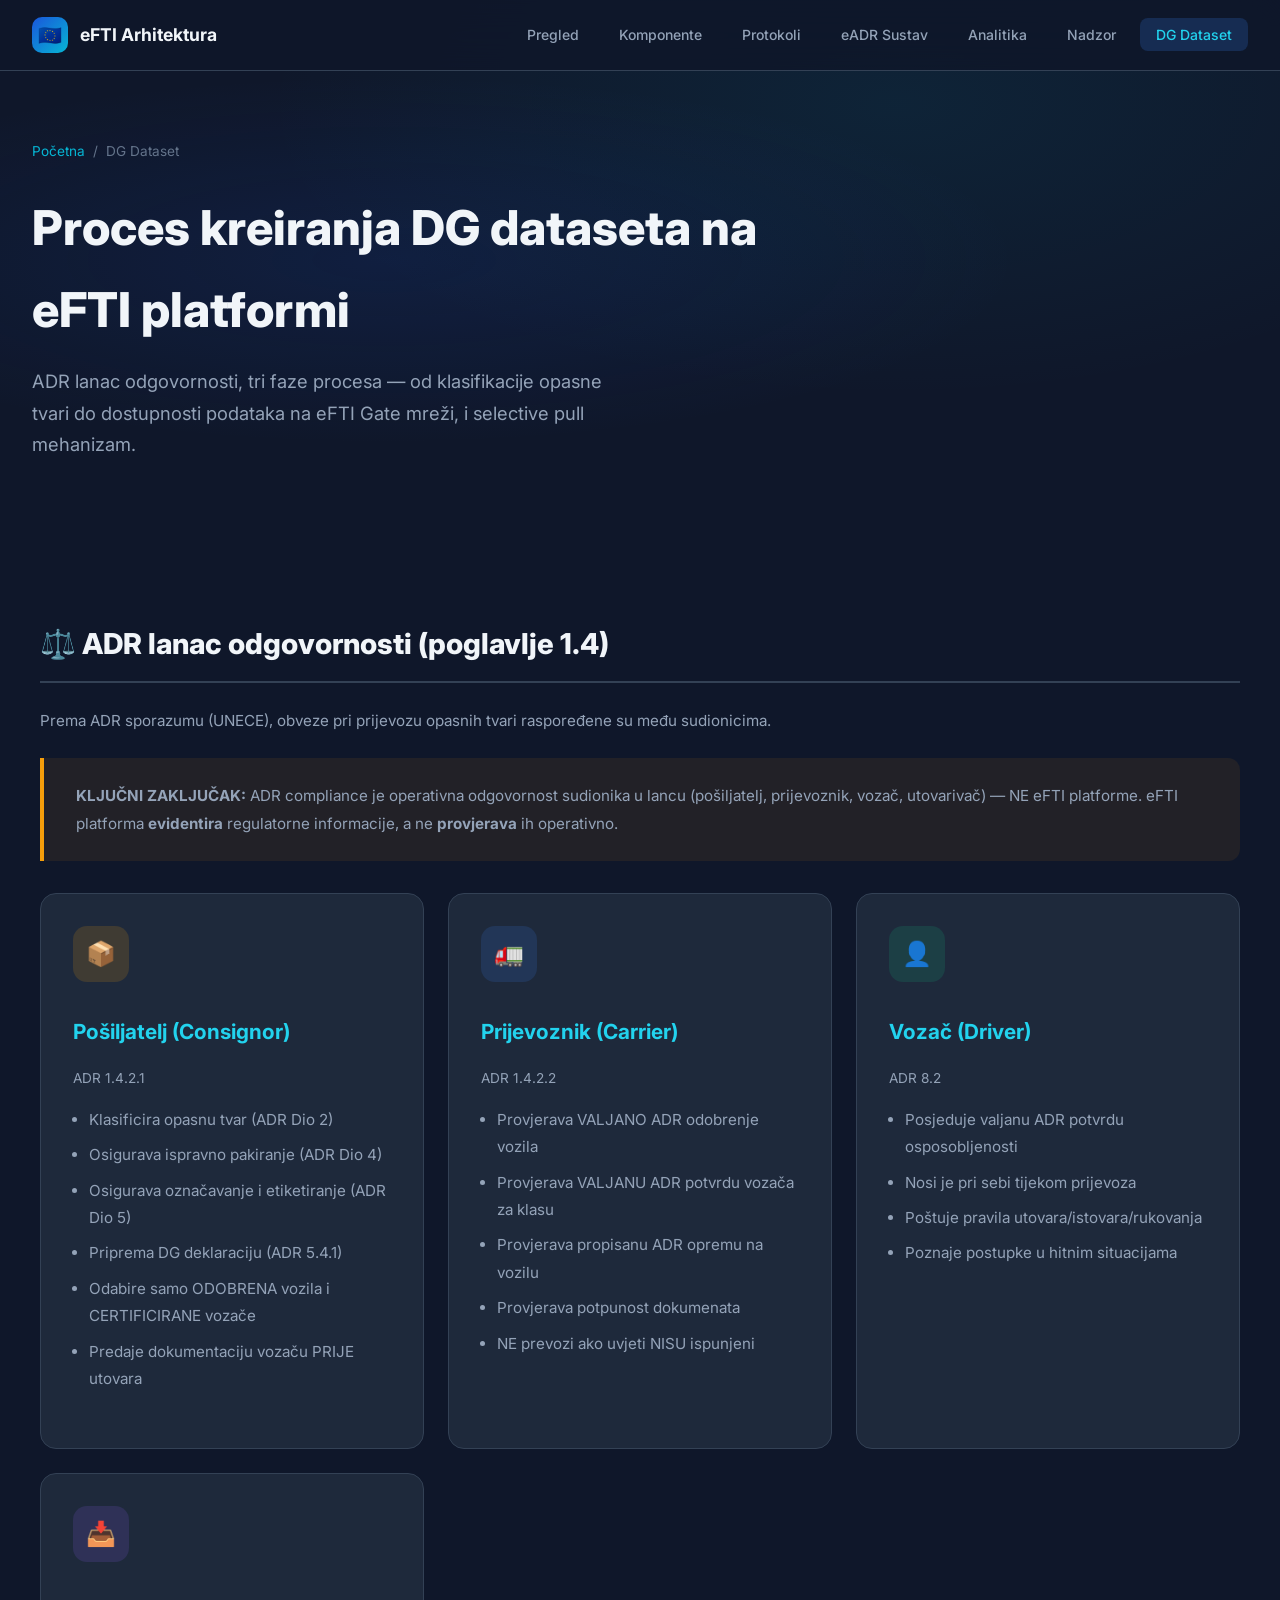
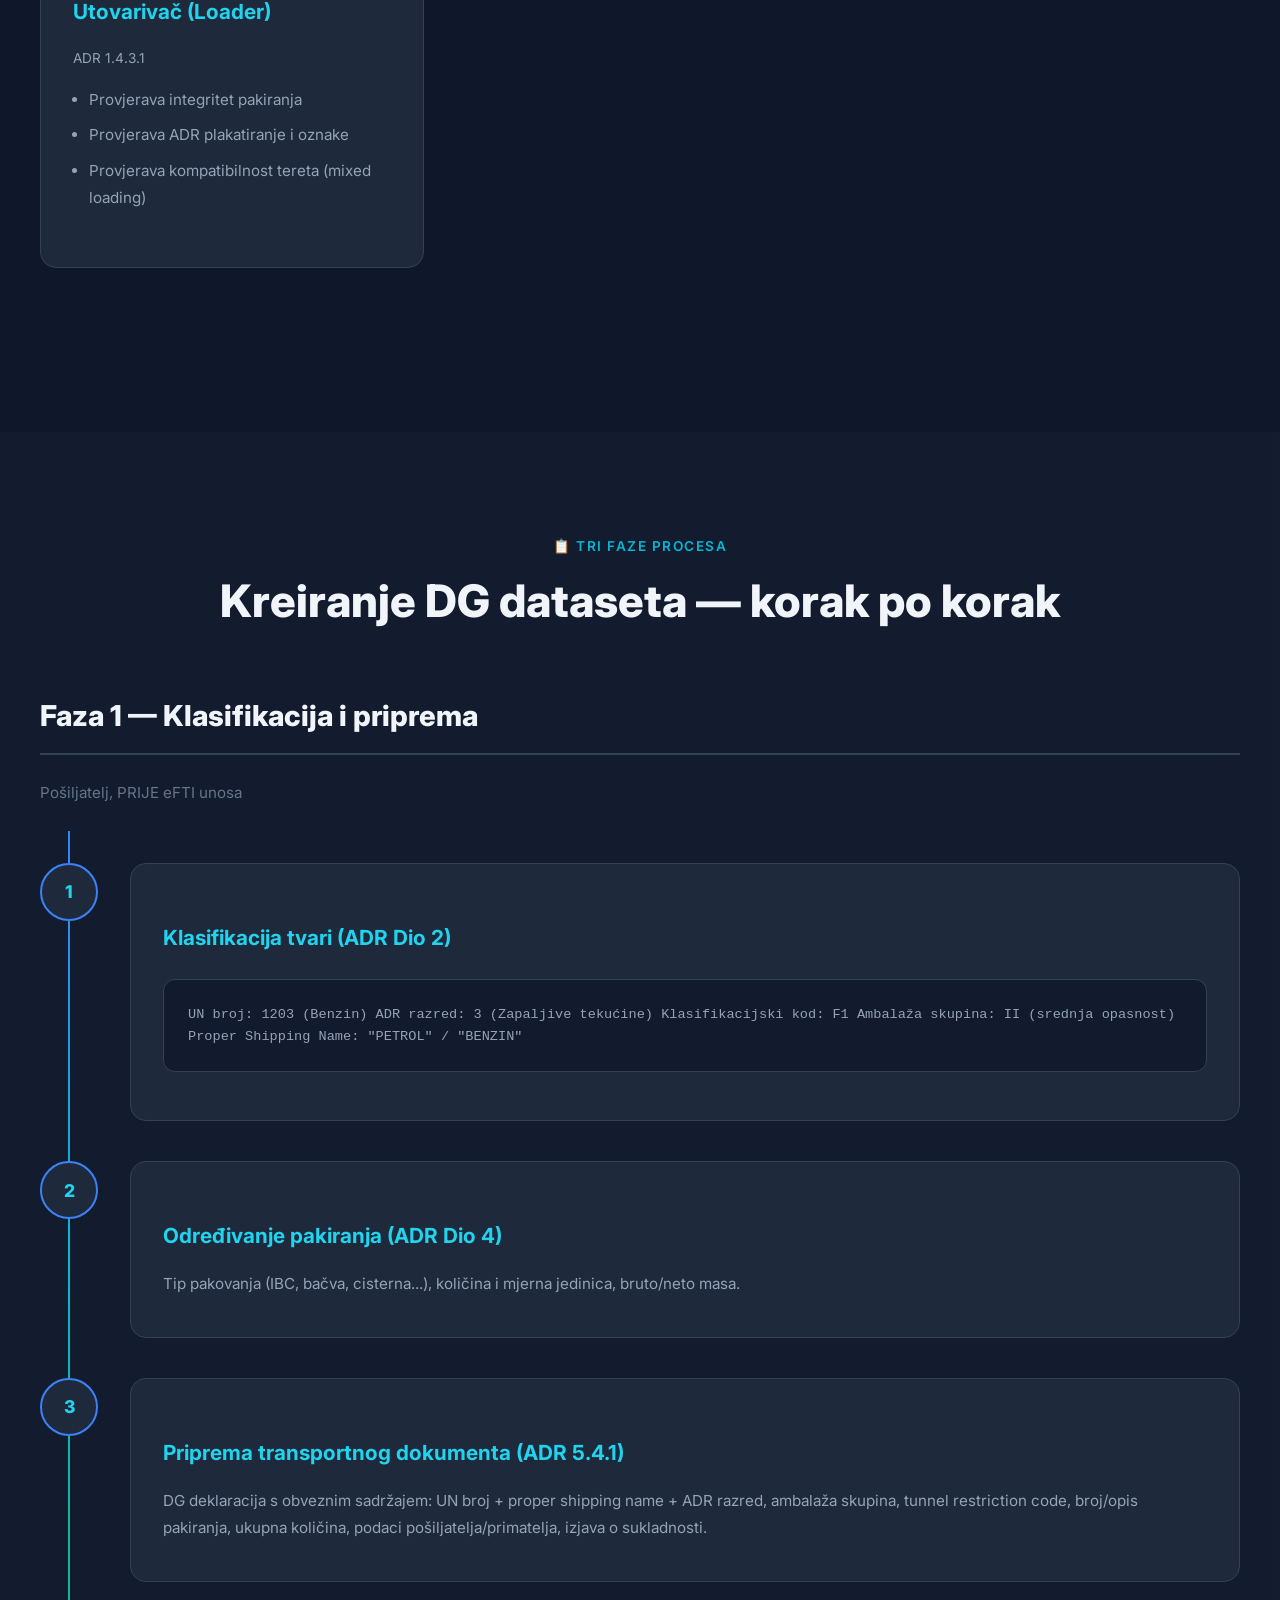
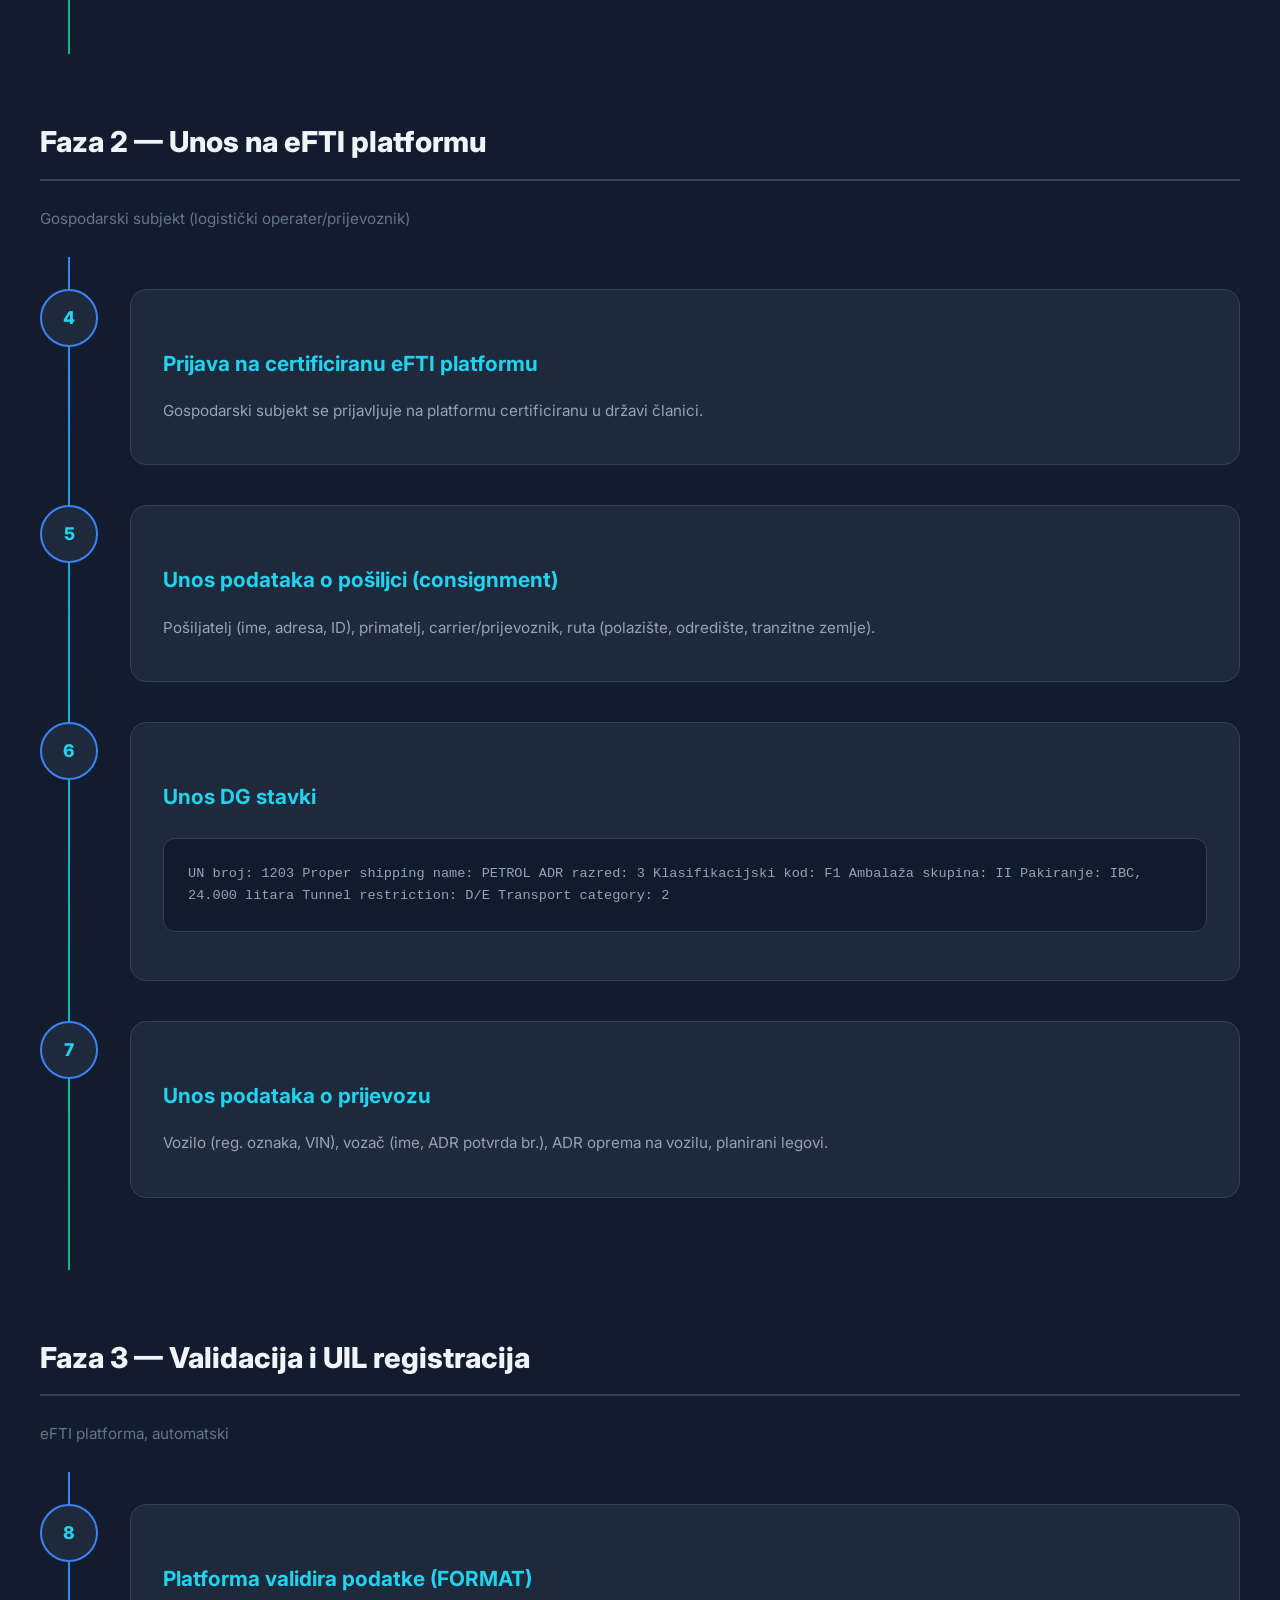
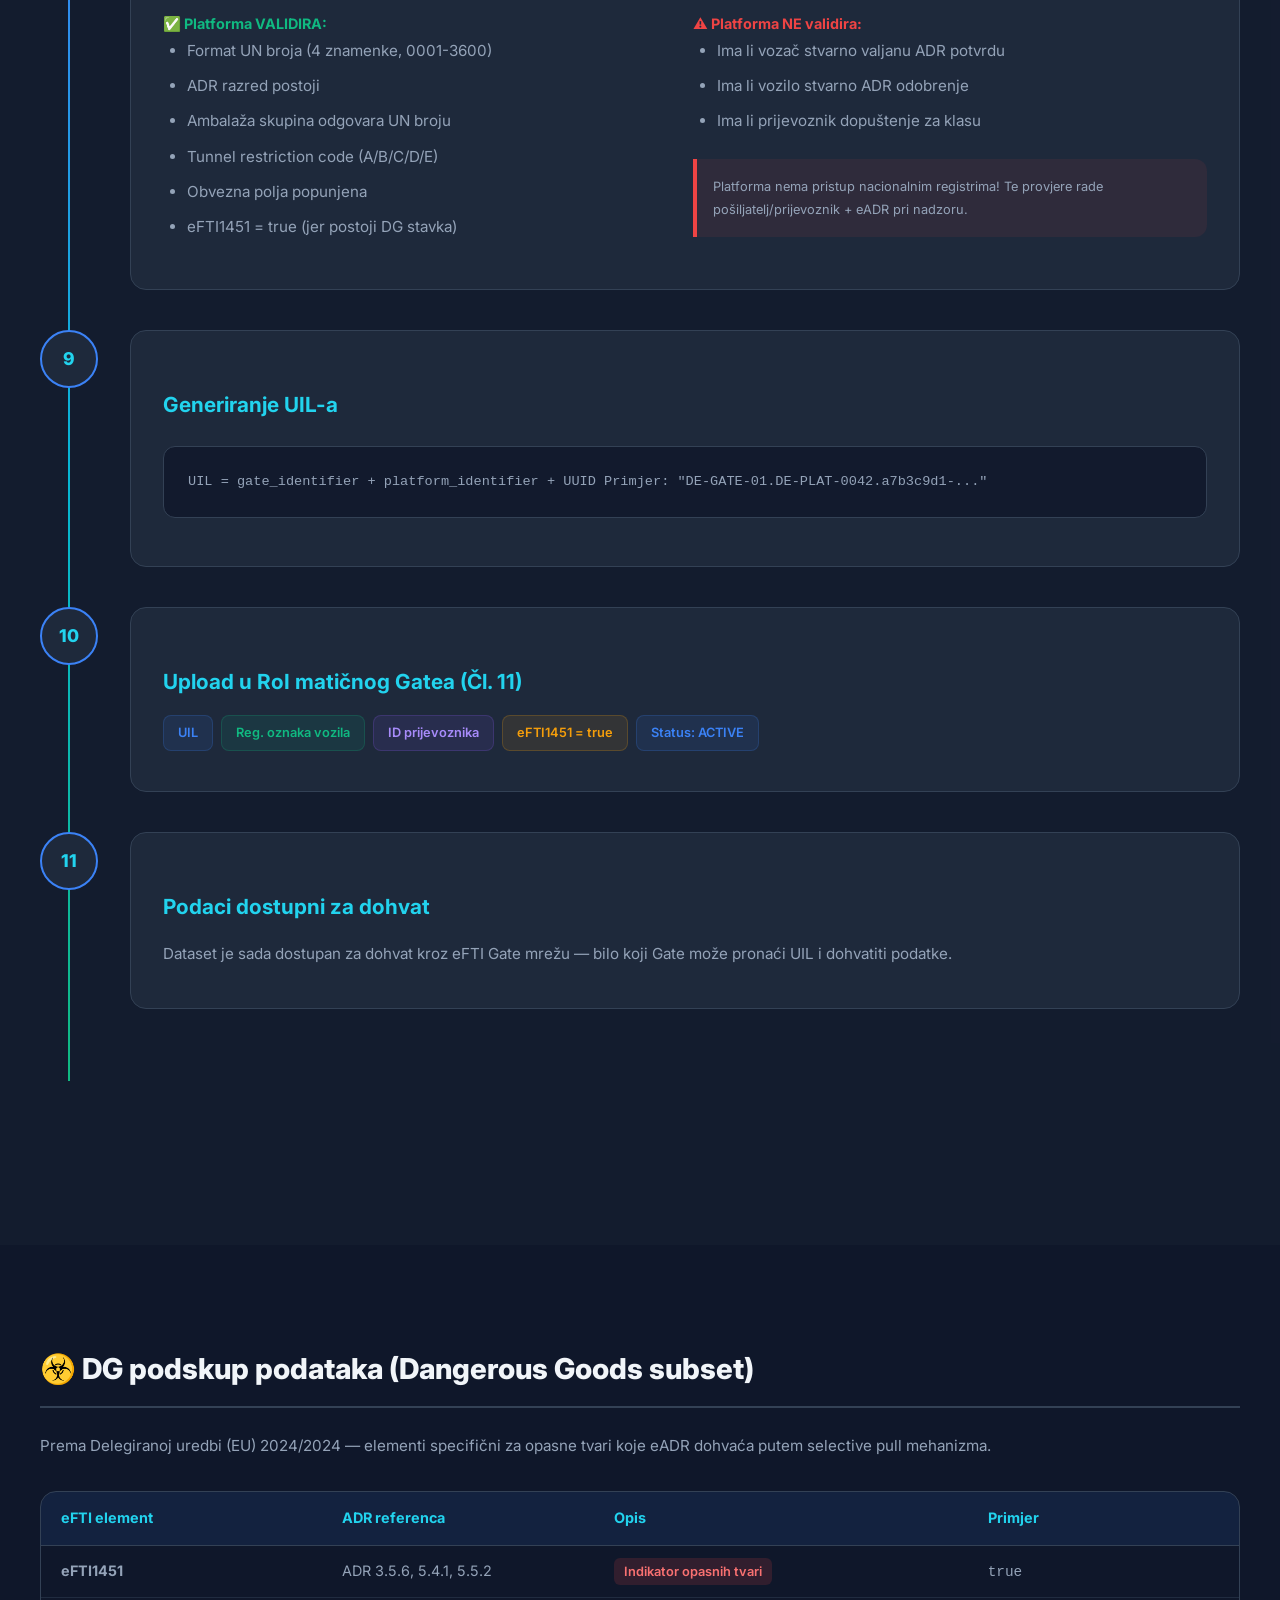
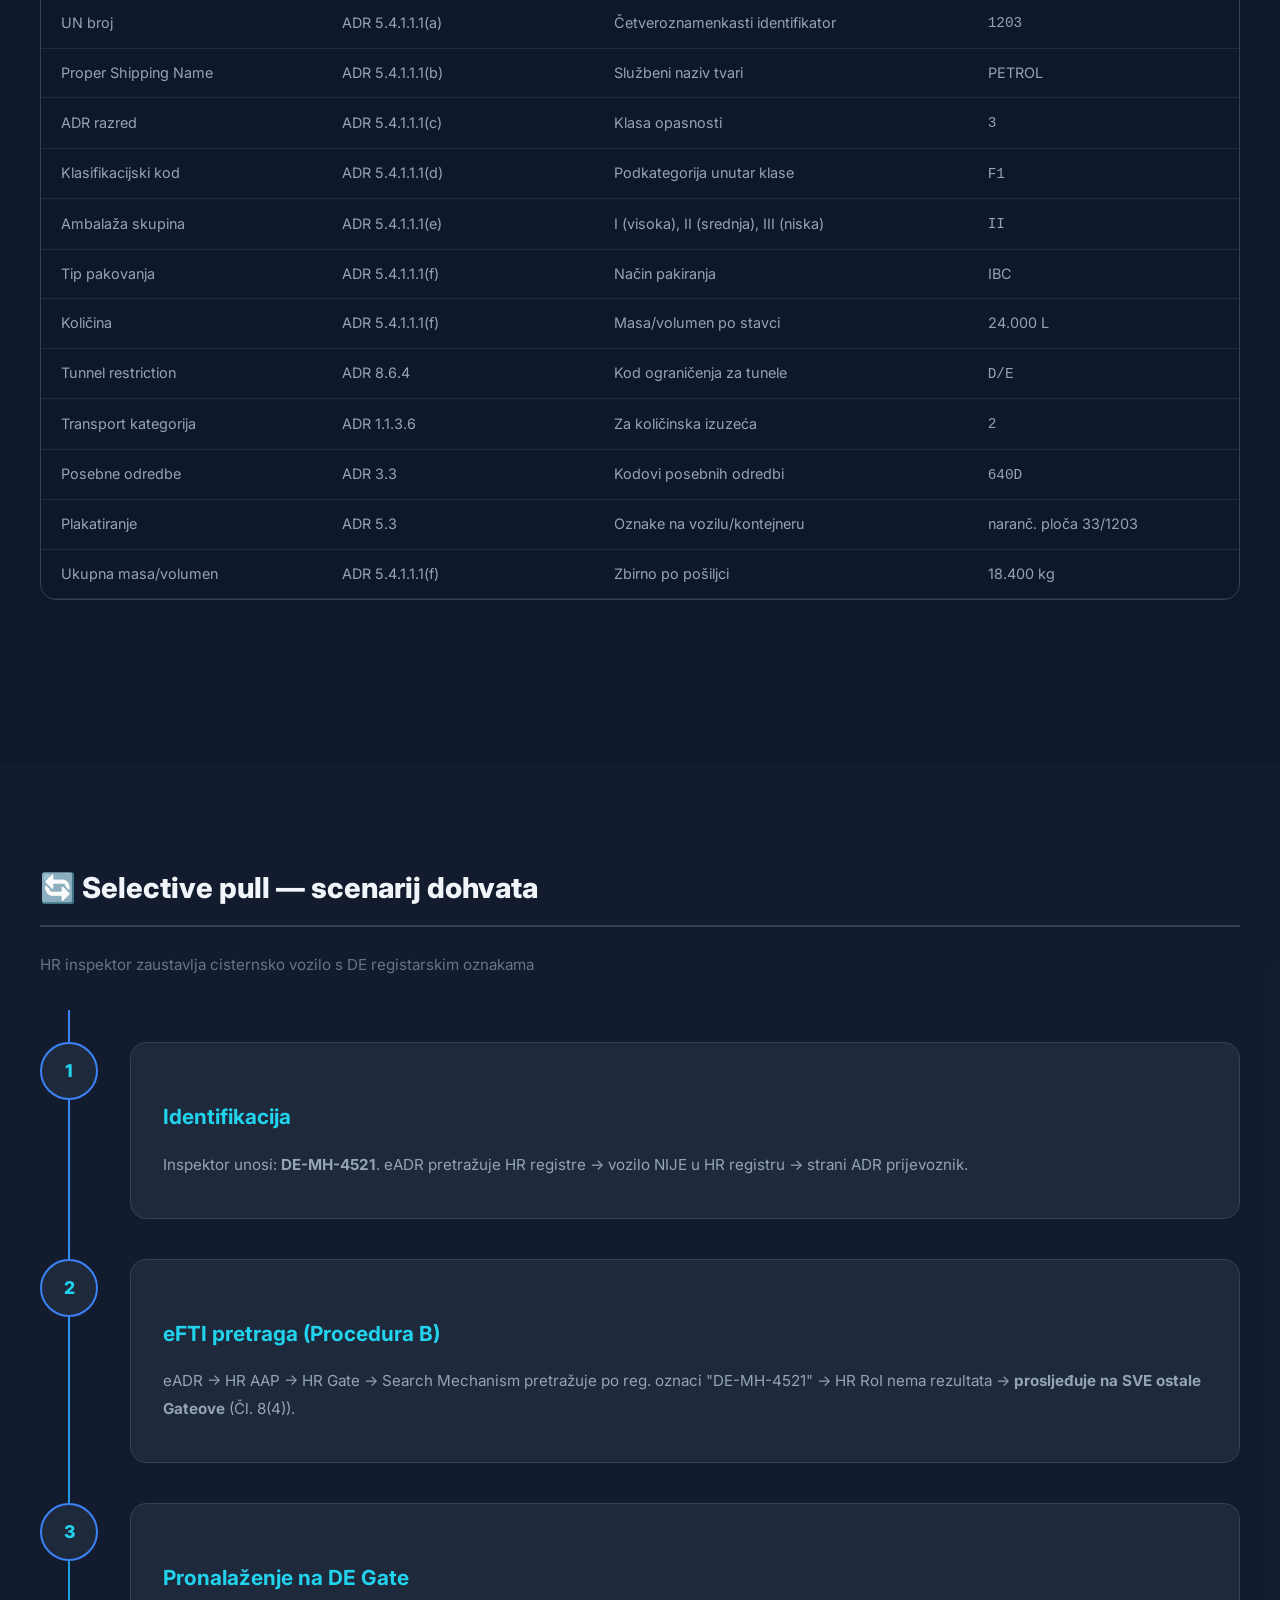
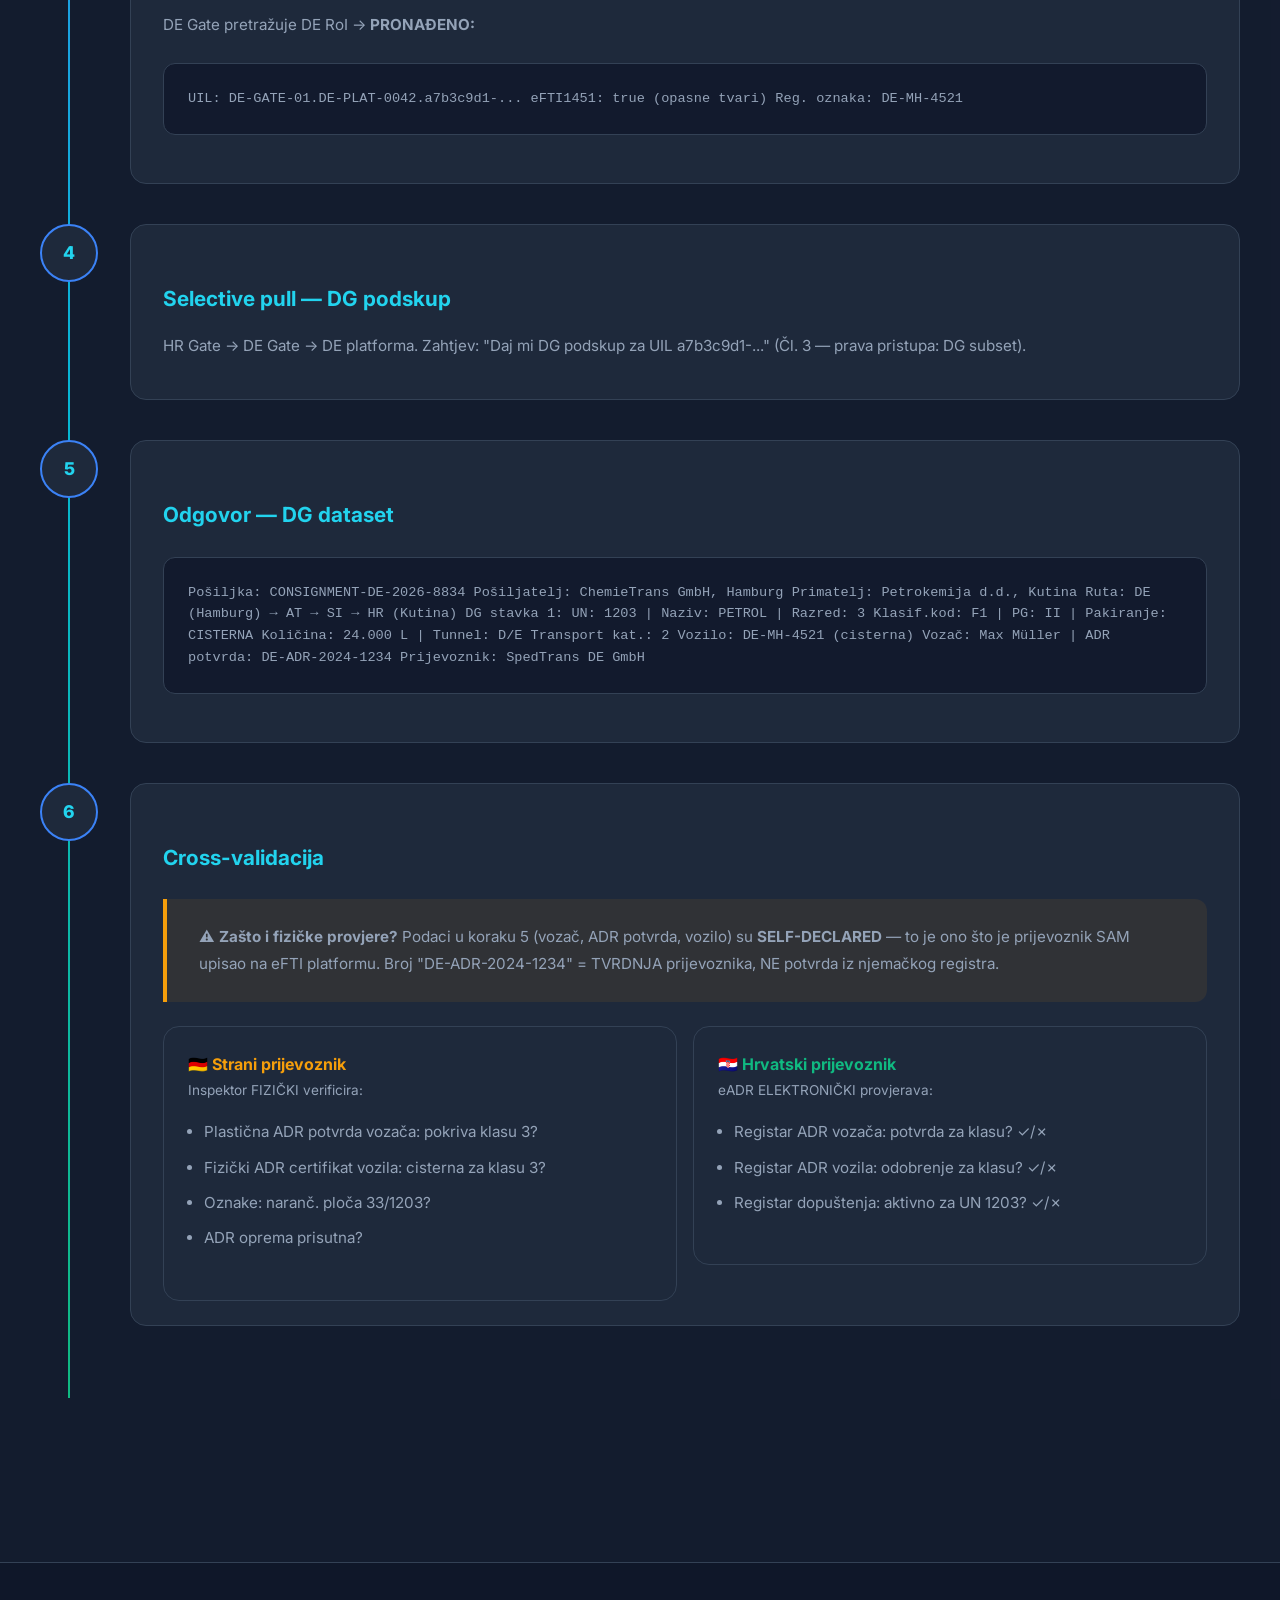
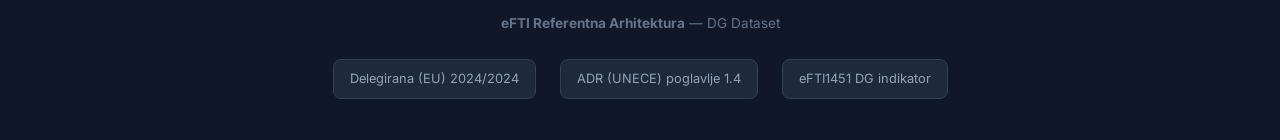
<file: dg-dataset.html>
<!DOCTYPE html>
<html lang="hr">
<head>
  <meta charset="UTF-8">
  <meta name="viewport" content="width=device-width, initial-scale=1.0">
  <title>DG Dataset — eFTI Arhitektura</title>
  <link href="https://fonts.googleapis.com/css2?family=Inter:wght@400;500;600;700;800&display=swap" rel="stylesheet">
  <link rel="stylesheet" href="css/styles.css">
</head>
<body>

<nav class="navbar">
  <div class="nav-content">
    <a href="index.html" class="nav-logo">
      <div class="logo-icon">🇪🇺</div>
      <span>eFTI Arhitektura</span>
    </a>
    <button class="mobile-toggle" aria-label="Menu">☰</button>
    <ul class="nav-links">
      <li><a href="index.html">Pregled</a></li>
      <li><a href="components.html">Komponente</a></li>
      <li><a href="protocols.html">Protokoli</a></li>
      <li><a href="eadr.html">eADR Sustav</a></li>
      <li><a href="analytics.html">Analitika</a></li>
      <li><a href="inspection.html">Nadzor</a></li>
      <li><a href="dg-dataset.html" class="active">DG Dataset</a></li>
    </ul>
  </div>
</nav>

<section class="page-hero">
  <div class="hero-bg"></div>
  <div class="page-hero-content">
    <div class="breadcrumb">
      <a href="index.html">Početna</a> / <span>DG Dataset</span>
    </div>
    <h1>Proces kreiranja DG dataseta na eFTI platformi</h1>
    <p>ADR lanac odgovornosti, tri faze procesa — od klasifikacije opasne tvari do dostupnosti podataka na eFTI Gate mreži, i selective pull mehanizam.</p>
  </div>
</section>

<!-- ADR CHAIN OF RESPONSIBILITY -->
<section class="section">
  <div class="container">
    <div class="content-block" data-reveal>
      <h2>⚖️ ADR lanac odgovornosti (poglavlje 1.4)</h2>
      
      <p>Prema ADR sporazumu (UNECE), obveze pri prijevozu opasnih tvari raspoređene su među sudionicima.</p>

      <div class="highlight-box warning">
        <p><strong>KLJUČNI ZAKLJUČAK:</strong> ADR compliance je operativna odgovornost sudionika u lancu (pošiljatelj, prijevoznik, vozač, utovarivač) — NE eFTI platforme. eFTI platforma <strong>evidentira</strong> regulatorne informacije, a ne <strong>provjerava</strong> ih operativno.</p>
      </div>

      <div class="card-grid" style="margin-top: 2rem;" data-reveal>
        <div class="card">
          <div class="card-icon orange">📦</div>
          <h3>Pošiljatelj (Consignor)</h3>
          <p style="font-size: 0.85rem;">ADR 1.4.2.1</p>
          <ul style="font-size: 0.85rem; color: var(--text-secondary); padding-left: 1rem;">
            <li>Klasificira opasnu tvar (ADR Dio 2)</li>
            <li>Osigurava ispravno pakiranje (ADR Dio 4)</li>
            <li>Osigurava označavanje i etiketiranje (ADR Dio 5)</li>
            <li>Priprema DG deklaraciju (ADR 5.4.1)</li>
            <li>Odabire samo ODOBRENA vozila i CERTIFICIRANE vozače</li>
            <li>Predaje dokumentaciju vozaču PRIJE utovara</li>
          </ul>
        </div>
        <div class="card">
          <div class="card-icon blue">🚛</div>
          <h3>Prijevoznik (Carrier)</h3>
          <p style="font-size: 0.85rem;">ADR 1.4.2.2</p>
          <ul style="font-size: 0.85rem; color: var(--text-secondary); padding-left: 1rem;">
            <li>Provjerava VALJANO ADR odobrenje vozila</li>
            <li>Provjerava VALJANU ADR potvrdu vozača za klasu</li>
            <li>Provjerava propisanu ADR opremu na vozilu</li>
            <li>Provjerava potpunost dokumenata</li>
            <li>NE prevozi ako uvjeti NISU ispunjeni</li>
          </ul>
        </div>
        <div class="card">
          <div class="card-icon green">👤</div>
          <h3>Vozač (Driver)</h3>
          <p style="font-size: 0.85rem;">ADR 8.2</p>
          <ul style="font-size: 0.85rem; color: var(--text-secondary); padding-left: 1rem;">
            <li>Posjeduje valjanu ADR potvrdu osposobljenosti</li>
            <li>Nosi je pri sebi tijekom prijevoza</li>
            <li>Poštuje pravila utovara/istovara/rukovanja</li>
            <li>Poznaje postupke u hitnim situacijama</li>
          </ul>
        </div>
        <div class="card">
          <div class="card-icon purple">📥</div>
          <h3>Utovarivač (Loader)</h3>
          <p style="font-size: 0.85rem;">ADR 1.4.3.1</p>
          <ul style="font-size: 0.85rem; color: var(--text-secondary); padding-left: 1rem;">
            <li>Provjerava integritet pakiranja</li>
            <li>Provjerava ADR plakatiranje i oznake</li>
            <li>Provjerava kompatibilnost tereta (mixed loading)</li>
          </ul>
        </div>
      </div>
    </div>
  </div>
</section>

<!-- 3 PHASES -->
<section class="section section-dark">
  <div class="container">
    <div class="section-header" data-reveal>
      <div class="section-label">📋 Tri faze procesa</div>
      <h2 class="section-title">Kreiranje DG dataseta — korak po korak</h2>
    </div>

    <!-- PHASE 1 -->
    <div class="content-block" data-reveal>
      <h2>Faza 1 — Klasifikacija i priprema</h2>
      <p style="color: var(--text-muted); margin-bottom: 1.5rem;">Pošiljatelj, PRIJE eFTI unosa</p>

      <div class="timeline">
        <div class="timeline-step">
          <div class="timeline-marker">1</div>
          <div class="timeline-content">
            <h3>Klasifikacija tvari (ADR Dio 2)</h3>
            <div class="code-block">
UN broj:              1203 (Benzin)
ADR razred:           3 (Zapaljive tekućine)
Klasifikacijski kod:  F1
Ambalaža skupina:     II (srednja opasnost)
Proper Shipping Name: "PETROL" / "BENZIN"
            </div>
          </div>
        </div>
        <div class="timeline-step">
          <div class="timeline-marker">2</div>
          <div class="timeline-content">
            <h3>Određivanje pakiranja (ADR Dio 4)</h3>
            <p>Tip pakovanja (IBC, bačva, cisterna...), količina i mjerna jedinica, bruto/neto masa.</p>
          </div>
        </div>
        <div class="timeline-step">
          <div class="timeline-marker">3</div>
          <div class="timeline-content">
            <h3>Priprema transportnog dokumenta (ADR 5.4.1)</h3>
            <p>DG deklaracija s obveznim sadržajem: UN broj + proper shipping name + ADR razred, ambalaža skupina, tunnel restriction code, broj/opis pakiranja, ukupna količina, podaci pošiljatelja/primatelja, izjava o sukladnosti.</p>
          </div>
        </div>
      </div>
    </div>

    <!-- PHASE 2 -->
    <div class="content-block" data-reveal style="margin-top: 3rem;">
      <h2>Faza 2 — Unos na eFTI platformu</h2>
      <p style="color: var(--text-muted); margin-bottom: 1.5rem;">Gospodarski subjekt (logistički operater/prijevoznik)</p>

      <div class="timeline">
        <div class="timeline-step">
          <div class="timeline-marker">4</div>
          <div class="timeline-content">
            <h3>Prijava na certificiranu eFTI platformu</h3>
            <p>Gospodarski subjekt se prijavljuje na platformu certificiranu u državi članici.</p>
          </div>
        </div>
        <div class="timeline-step">
          <div class="timeline-marker">5</div>
          <div class="timeline-content">
            <h3>Unos podataka o pošiljci (consignment)</h3>
            <p>Pošiljatelj (ime, adresa, ID), primatelj, carrier/prijevoznik, ruta (polazište, odredište, tranzitne zemlje).</p>
          </div>
        </div>
        <div class="timeline-step">
          <div class="timeline-marker">6</div>
          <div class="timeline-content">
            <h3>Unos DG stavki</h3>
            <div class="code-block">
UN broj:               1203
Proper shipping name:  PETROL
ADR razred:            3
Klasifikacijski kod:   F1
Ambalaža skupina:      II
Pakiranje:             IBC, 24.000 litara
Tunnel restriction:    D/E
Transport category:    2
            </div>
          </div>
        </div>
        <div class="timeline-step">
          <div class="timeline-marker">7</div>
          <div class="timeline-content">
            <h3>Unos podataka o prijevozu</h3>
            <p>Vozilo (reg. oznaka, VIN), vozač (ime, ADR potvrda br.), ADR oprema na vozilu, planirani legovi.</p>
          </div>
        </div>
      </div>
    </div>

    <!-- PHASE 3 -->
    <div class="content-block" data-reveal style="margin-top: 3rem;">
      <h2>Faza 3 — Validacija i UIL registracija</h2>
      <p style="color: var(--text-muted); margin-bottom: 1.5rem;">eFTI platforma, automatski</p>

      <div class="timeline">
        <div class="timeline-step">
          <div class="timeline-marker">8</div>
          <div class="timeline-content">
            <h3>Platforma validira podatke (FORMAT)</h3>
            <div class="two-col" style="gap: 16px; margin-top: 1rem;">
              <div>
                <h4 style="font-size: 0.9rem; color: var(--success);">✅ Platforma VALIDIRA:</h4>
                <ul style="font-size: 0.85rem;">
                  <li>Format UN broja (4 znamenke, 0001-3600)</li>
                  <li>ADR razred postoji</li>
                  <li>Ambalaža skupina odgovara UN broju</li>
                  <li>Tunnel restriction code (A/B/C/D/E)</li>
                  <li>Obvezna polja popunjena</li>
                  <li>eFTI1451 = true (jer postoji DG stavka)</li>
                </ul>
              </div>
              <div>
                <h4 style="font-size: 0.9rem; color: var(--danger);">⚠️ Platforma NE validira:</h4>
                <ul style="font-size: 0.85rem;">
                  <li>Ima li vozač stvarno valjanu ADR potvrdu</li>
                  <li>Ima li vozilo stvarno ADR odobrenje</li>
                  <li>Ima li prijevoznik dopuštenje za klasu</li>
                </ul>
                <div class="highlight-box danger" style="padding: 1rem; margin-top: 0.5rem;">
                  <p style="font-size: 0.8rem; margin: 0;">Platforma nema pristup nacionalnim registrima! Te provjere rade pošiljatelj/prijevoznik + eADR pri nadzoru.</p>
                </div>
              </div>
            </div>
          </div>
        </div>
        <div class="timeline-step">
          <div class="timeline-marker">9</div>
          <div class="timeline-content">
            <h3>Generiranje UIL-a</h3>
            <div class="code-block">
UIL = gate_identifier + platform_identifier + UUID
Primjer: "DE-GATE-01.DE-PLAT-0042.a7b3c9d1-..."
            </div>
          </div>
        </div>
        <div class="timeline-step">
          <div class="timeline-marker">10</div>
          <div class="timeline-content">
            <h3>Upload u RoI matičnog Gatea (Čl. 11)</h3>
            <div class="tag-group">
              <span class="tag">UIL</span>
              <span class="tag green">Reg. oznaka vozila</span>
              <span class="tag purple">ID prijevoznika</span>
              <span class="tag orange">eFTI1451 = true</span>
              <span class="tag">Status: ACTIVE</span>
            </div>
          </div>
        </div>
        <div class="timeline-step">
          <div class="timeline-marker">11</div>
          <div class="timeline-content">
            <h3>Podaci dostupni za dohvat</h3>
            <p>Dataset je sada dostupan za dohvat kroz eFTI Gate mrežu — bilo koji Gate može pronaći UIL i dohvatiti podatke.</p>
          </div>
        </div>
      </div>
    </div>
  </div>
</section>

<!-- DG DATA SUBSET -->
<section class="section">
  <div class="container">
    <div class="content-block" data-reveal>
      <h2>☣️ DG podskup podataka (Dangerous Goods subset)</h2>
      <p>Prema Delegiranoj uredbi (EU) 2024/2024 — elementi specifični za opasne tvari koje eADR dohvaća putem selective pull mehanizma.</p>

      <div class="table-wrapper">
        <table class="table-styled">
          <thead>
            <tr>
              <th>eFTI element</th>
              <th>ADR referenca</th>
              <th>Opis</th>
              <th>Primjer</th>
            </tr>
          </thead>
          <tbody>
            <tr>
              <td><strong>eFTI1451</strong></td>
              <td>ADR 3.5.6, 5.4.1, 5.5.2</td>
              <td><span class="badge badge-red">Indikator opasnih tvari</span></td>
              <td><code>true</code></td>
            </tr>
            <tr>
              <td>UN broj</td>
              <td>ADR 5.4.1.1.1(a)</td>
              <td>Četveroznamenkasti identifikator</td>
              <td><code>1203</code></td>
            </tr>
            <tr>
              <td>Proper Shipping Name</td>
              <td>ADR 5.4.1.1.1(b)</td>
              <td>Službeni naziv tvari</td>
              <td>PETROL</td>
            </tr>
            <tr>
              <td>ADR razred</td>
              <td>ADR 5.4.1.1.1(c)</td>
              <td>Klasa opasnosti</td>
              <td><code>3</code></td>
            </tr>
            <tr>
              <td>Klasifikacijski kod</td>
              <td>ADR 5.4.1.1.1(d)</td>
              <td>Podkategorija unutar klase</td>
              <td><code>F1</code></td>
            </tr>
            <tr>
              <td>Ambalaža skupina</td>
              <td>ADR 5.4.1.1.1(e)</td>
              <td>I (visoka), II (srednja), III (niska)</td>
              <td><code>II</code></td>
            </tr>
            <tr>
              <td>Tip pakovanja</td>
              <td>ADR 5.4.1.1.1(f)</td>
              <td>Način pakiranja</td>
              <td>IBC</td>
            </tr>
            <tr>
              <td>Količina</td>
              <td>ADR 5.4.1.1.1(f)</td>
              <td>Masa/volumen po stavci</td>
              <td>24.000 L</td>
            </tr>
            <tr>
              <td>Tunnel restriction</td>
              <td>ADR 8.6.4</td>
              <td>Kod ograničenja za tunele</td>
              <td><code>D/E</code></td>
            </tr>
            <tr>
              <td>Transport kategorija</td>
              <td>ADR 1.1.3.6</td>
              <td>Za količinska izuzeća</td>
              <td><code>2</code></td>
            </tr>
            <tr>
              <td>Posebne odredbe</td>
              <td>ADR 3.3</td>
              <td>Kodovi posebnih odredbi</td>
              <td><code>640D</code></td>
            </tr>
            <tr>
              <td>Plakatiranje</td>
              <td>ADR 5.3</td>
              <td>Oznake na vozilu/kontejneru</td>
              <td>naranč. ploča 33/1203</td>
            </tr>
            <tr>
              <td>Ukupna masa/volumen</td>
              <td>ADR 5.4.1.1.1(f)</td>
              <td>Zbirno po pošiljci</td>
              <td>18.400 kg</td>
            </tr>
          </tbody>
        </table>
      </div>
    </div>
  </div>
</section>

<!-- SELECTIVE PULL SCENARIO -->
<section class="section section-dark">
  <div class="container">
    <div class="content-block" data-reveal>
      <h2>🔄 Selective pull — scenarij dohvata</h2>
      <p style="color: var(--text-muted); margin-bottom: 2rem;">HR inspektor zaustavlja cisternsko vozilo s DE registarskim oznakama</p>

      <div class="timeline">
        <div class="timeline-step">
          <div class="timeline-marker">1</div>
          <div class="timeline-content">
            <h3>Identifikacija</h3>
            <p>Inspektor unosi: <strong>DE-MH-4521</strong>. eADR pretražuje HR registre → vozilo NIJE u HR registru → strani ADR prijevoznik.</p>
          </div>
        </div>
        <div class="timeline-step">
          <div class="timeline-marker">2</div>
          <div class="timeline-content">
            <h3>eFTI pretraga (Procedura B)</h3>
            <p>eADR → HR AAP → HR Gate → Search Mechanism pretražuje po reg. oznaci "DE-MH-4521" → HR RoI nema rezultata → <strong>prosljeđuje na SVE ostale Gateove</strong> (Čl. 8(4)).</p>
          </div>
        </div>
        <div class="timeline-step">
          <div class="timeline-marker">3</div>
          <div class="timeline-content">
            <h3>Pronalaženje na DE Gate</h3>
            <p>DE Gate pretražuje DE RoI → <strong>PRONAĐENO:</strong></p>
            <div class="code-block">
UIL: DE-GATE-01.DE-PLAT-0042.a7b3c9d1-...
eFTI1451: true (opasne tvari)
Reg. oznaka: DE-MH-4521
            </div>
          </div>
        </div>
        <div class="timeline-step">
          <div class="timeline-marker">4</div>
          <div class="timeline-content">
            <h3>Selective pull — DG podskup</h3>
            <p>HR Gate → DE Gate → DE platforma. Zahtjev: "Daj mi DG podskup za UIL a7b3c9d1-..." (Čl. 3 — prava pristupa: DG subset).</p>
          </div>
        </div>
        <div class="timeline-step">
          <div class="timeline-marker">5</div>
          <div class="timeline-content">
            <h3>Odgovor — DG dataset</h3>
            <div class="code-block">
Pošiljka: CONSIGNMENT-DE-2026-8834
Pošiljatelj: ChemieTrans GmbH, Hamburg
Primatelj:   Petrokemija d.d., Kutina
Ruta:        DE (Hamburg) → AT → SI → HR (Kutina)

DG stavka 1:
  UN: 1203 | Naziv: PETROL | Razred: 3
  Klasif.kod: F1 | PG: II | Pakiranje: CISTERNA
  Količina: 24.000 L | Tunnel: D/E
  Transport kat.: 2

Vozilo: DE-MH-4521 (cisterna)
Vozač:  Max Müller | ADR potvrda: DE-ADR-2024-1234
Prijevoznik: SpedTrans DE GmbH
            </div>
          </div>
        </div>
        <div class="timeline-step">
          <div class="timeline-marker">6</div>
          <div class="timeline-content">
            <h3>Cross-validacija</h3>
            
            <div class="highlight-box warning">
              <p><strong>⚠️ Zašto i fizičke provjere?</strong> Podaci u koraku 5 (vozač, ADR potvrda, vozilo) su <strong>SELF-DECLARED</strong> — to je ono što je prijevoznik SAM upisao na eFTI platformu. Broj "DE-ADR-2024-1234" = TVRDNJA prijevoznika, NE potvrda iz njemačkog registra.</p>
            </div>

            <div class="two-col" style="gap: 16px; margin-top: 1rem;">
              <div class="card" style="padding: 1.5rem;">
                <h4 style="color: var(--warning);">🇩🇪 Strani prijevoznik</h4>
                <p style="font-size: 0.85rem;">Inspektor FIZIČKI verificira:</p>
                <ul style="font-size: 0.85rem; padding-left: 1rem;">
                  <li>Plastična ADR potvrda vozača: pokriva klasu 3?</li>
                  <li>Fizički ADR certifikat vozila: cisterna za klasu 3?</li>
                  <li>Oznake: naranč. ploča 33/1203?</li>
                  <li>ADR oprema prisutna?</li>
                </ul>
              </div>
              <div class="card" style="padding: 1.5rem;">
                <h4 style="color: var(--success);">🇭🇷 Hrvatski prijevoznik</h4>
                <p style="font-size: 0.85rem;">eADR ELEKTRONIČKI provjerava:</p>
                <ul style="font-size: 0.85rem; padding-left: 1rem;">
                  <li>Registar ADR vozača: potvrda za klasu? ✓/✗</li>
                  <li>Registar ADR vozila: odobrenje za klasu? ✓/✗</li>
                  <li>Registar dopuštenja: aktivno za UN 1203? ✓/✗</li>
                </ul>
              </div>
            </div>
          </div>
        </div>
      </div>
    </div>
  </div>
</section>

<footer class="footer">
  <div class="footer-content">
    <p><strong>eFTI Referentna Arhitektura</strong> — DG Dataset</p>
    <div class="legal-refs">
      <span class="legal-ref">Delegirana (EU) 2024/2024</span>
      <span class="legal-ref">ADR (UNECE) poglavlje 1.4</span>
      <span class="legal-ref">eFTI1451 DG indikator</span>
    </div>
  </div>
</footer>

<script src="js/main.js"></script>
</body>
</html>
</file>
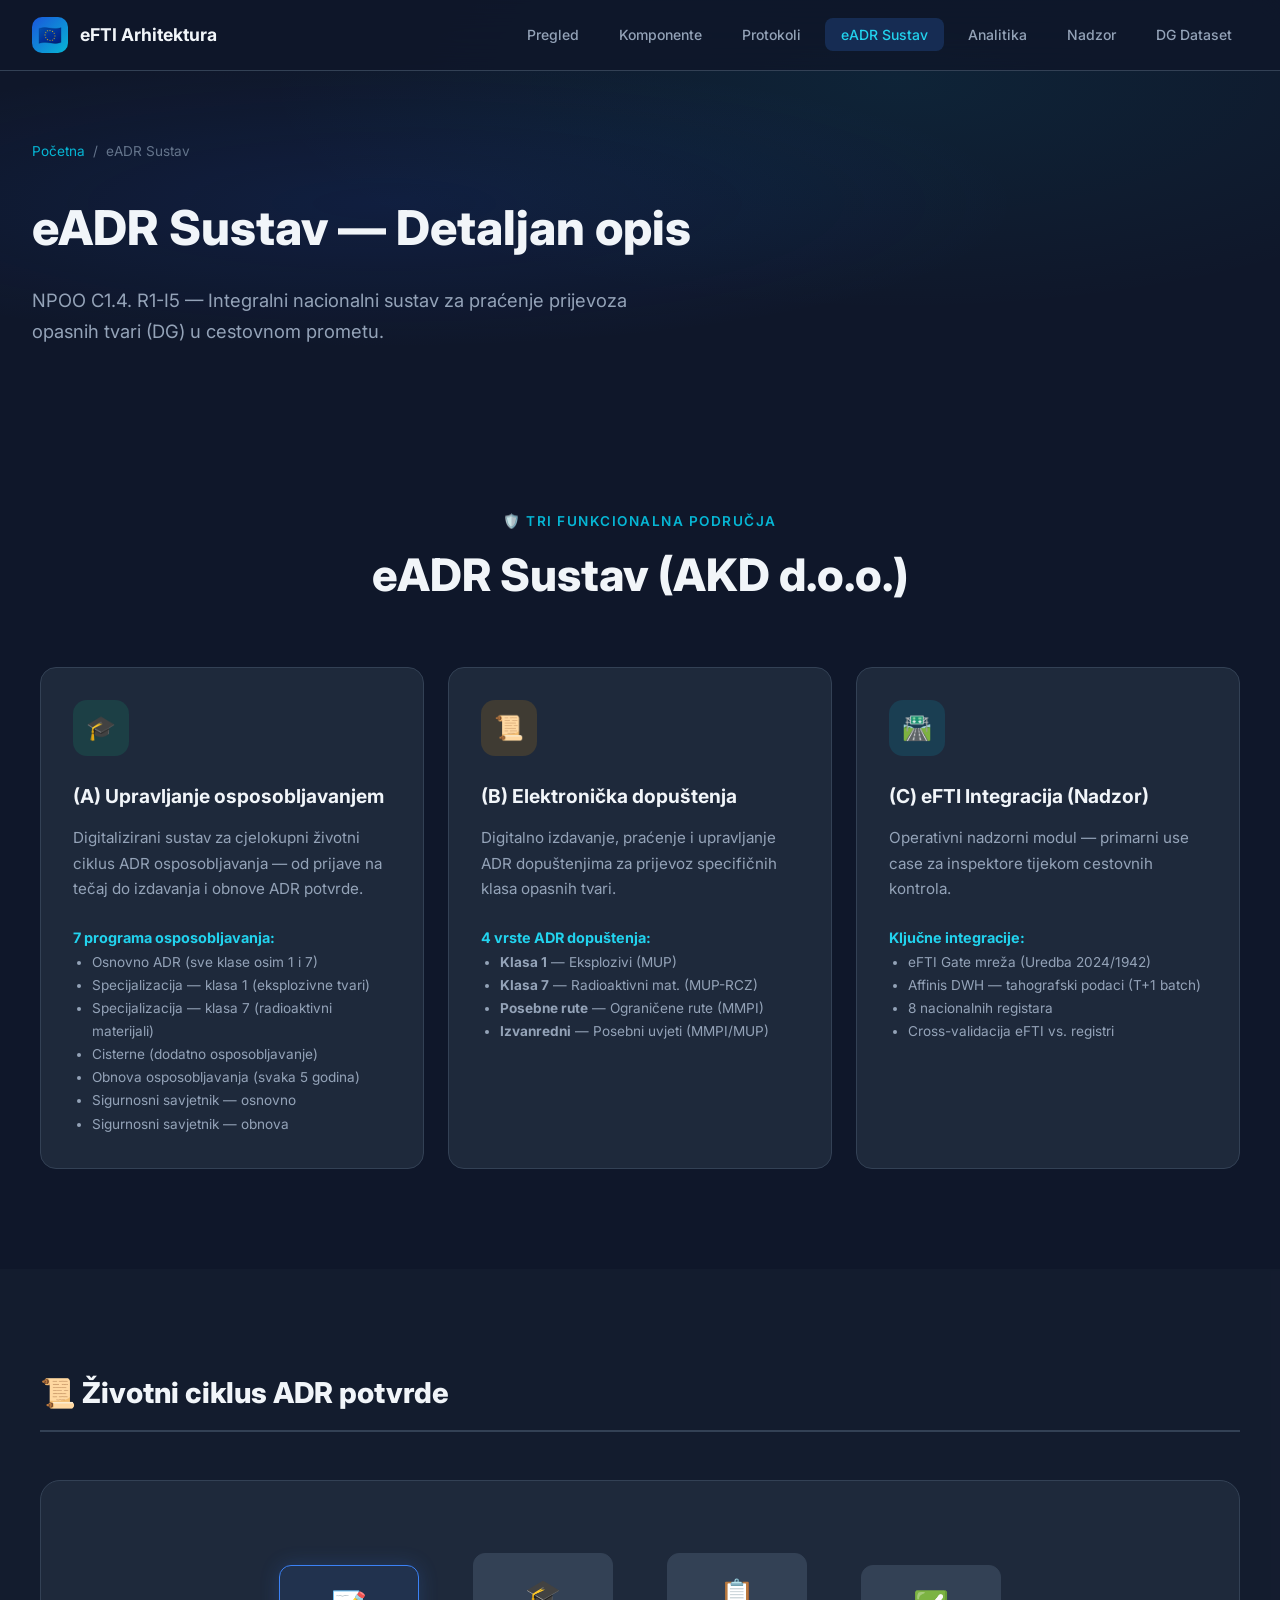
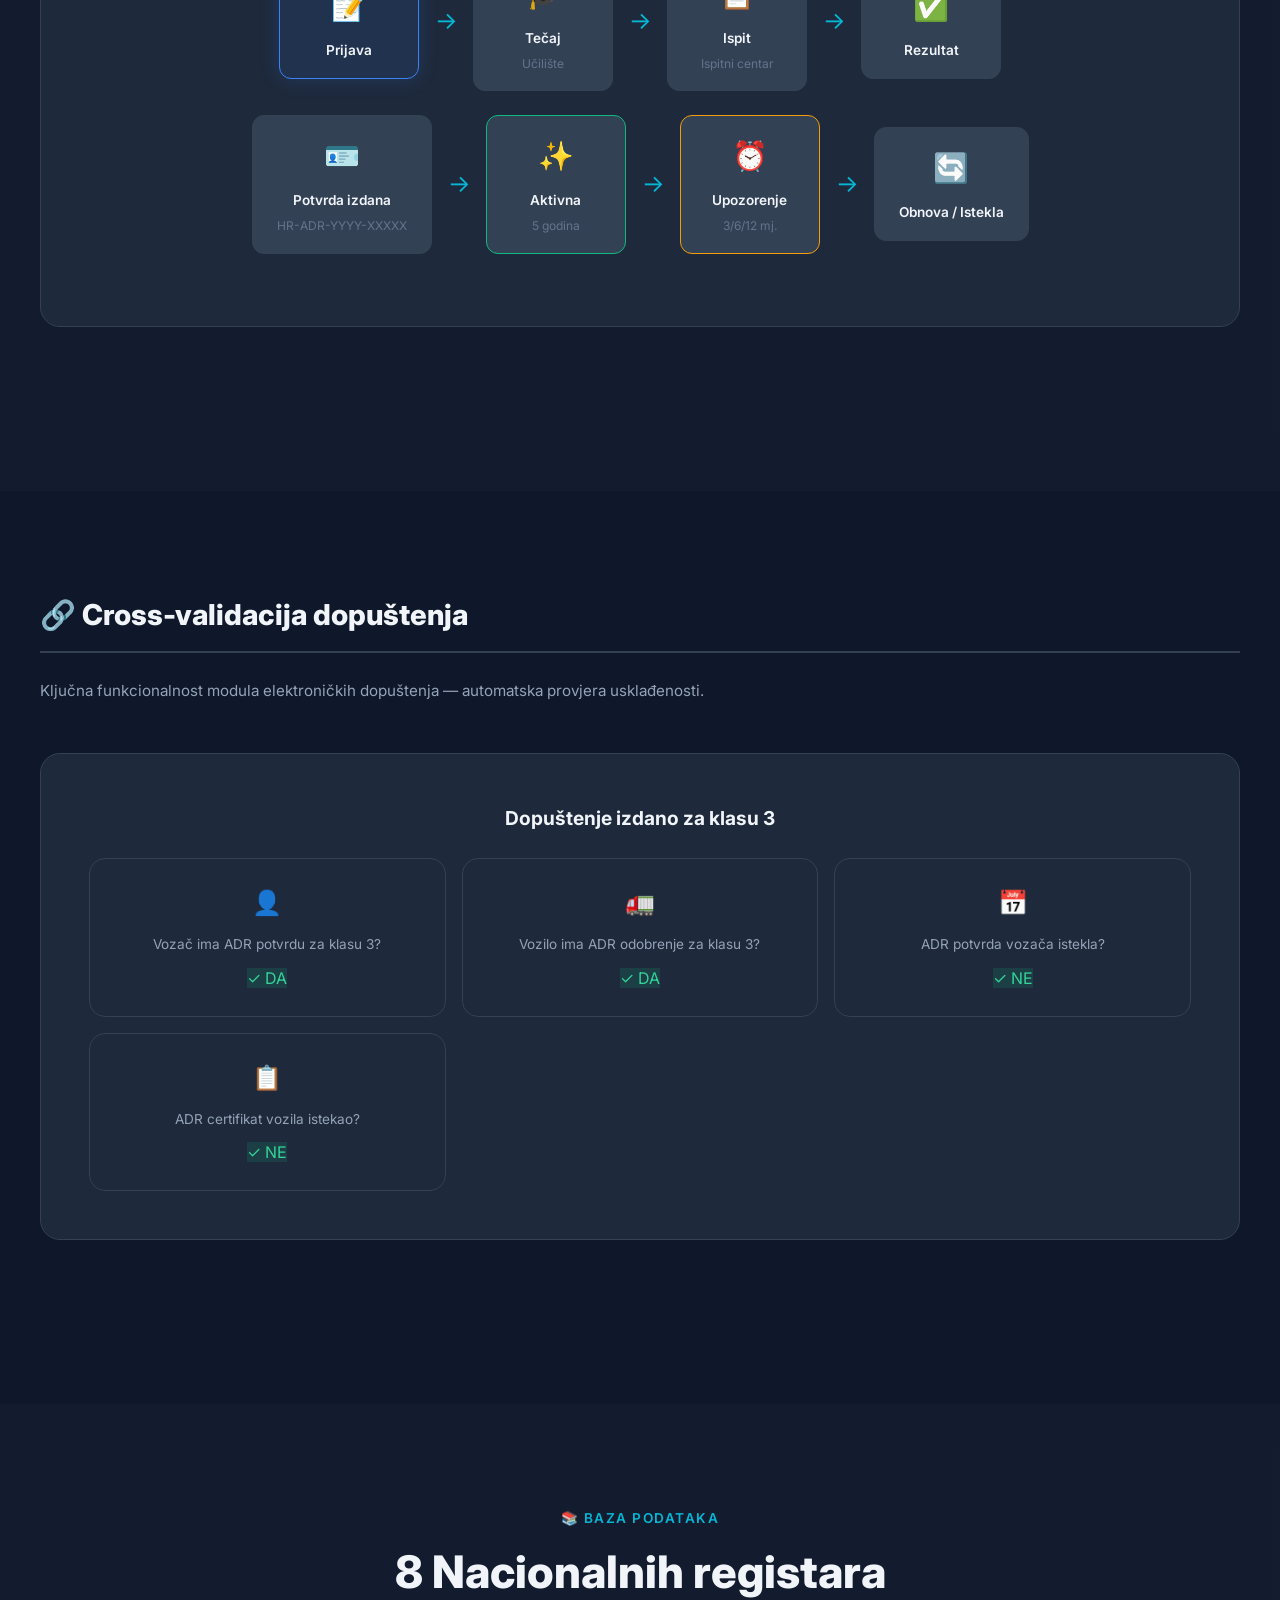
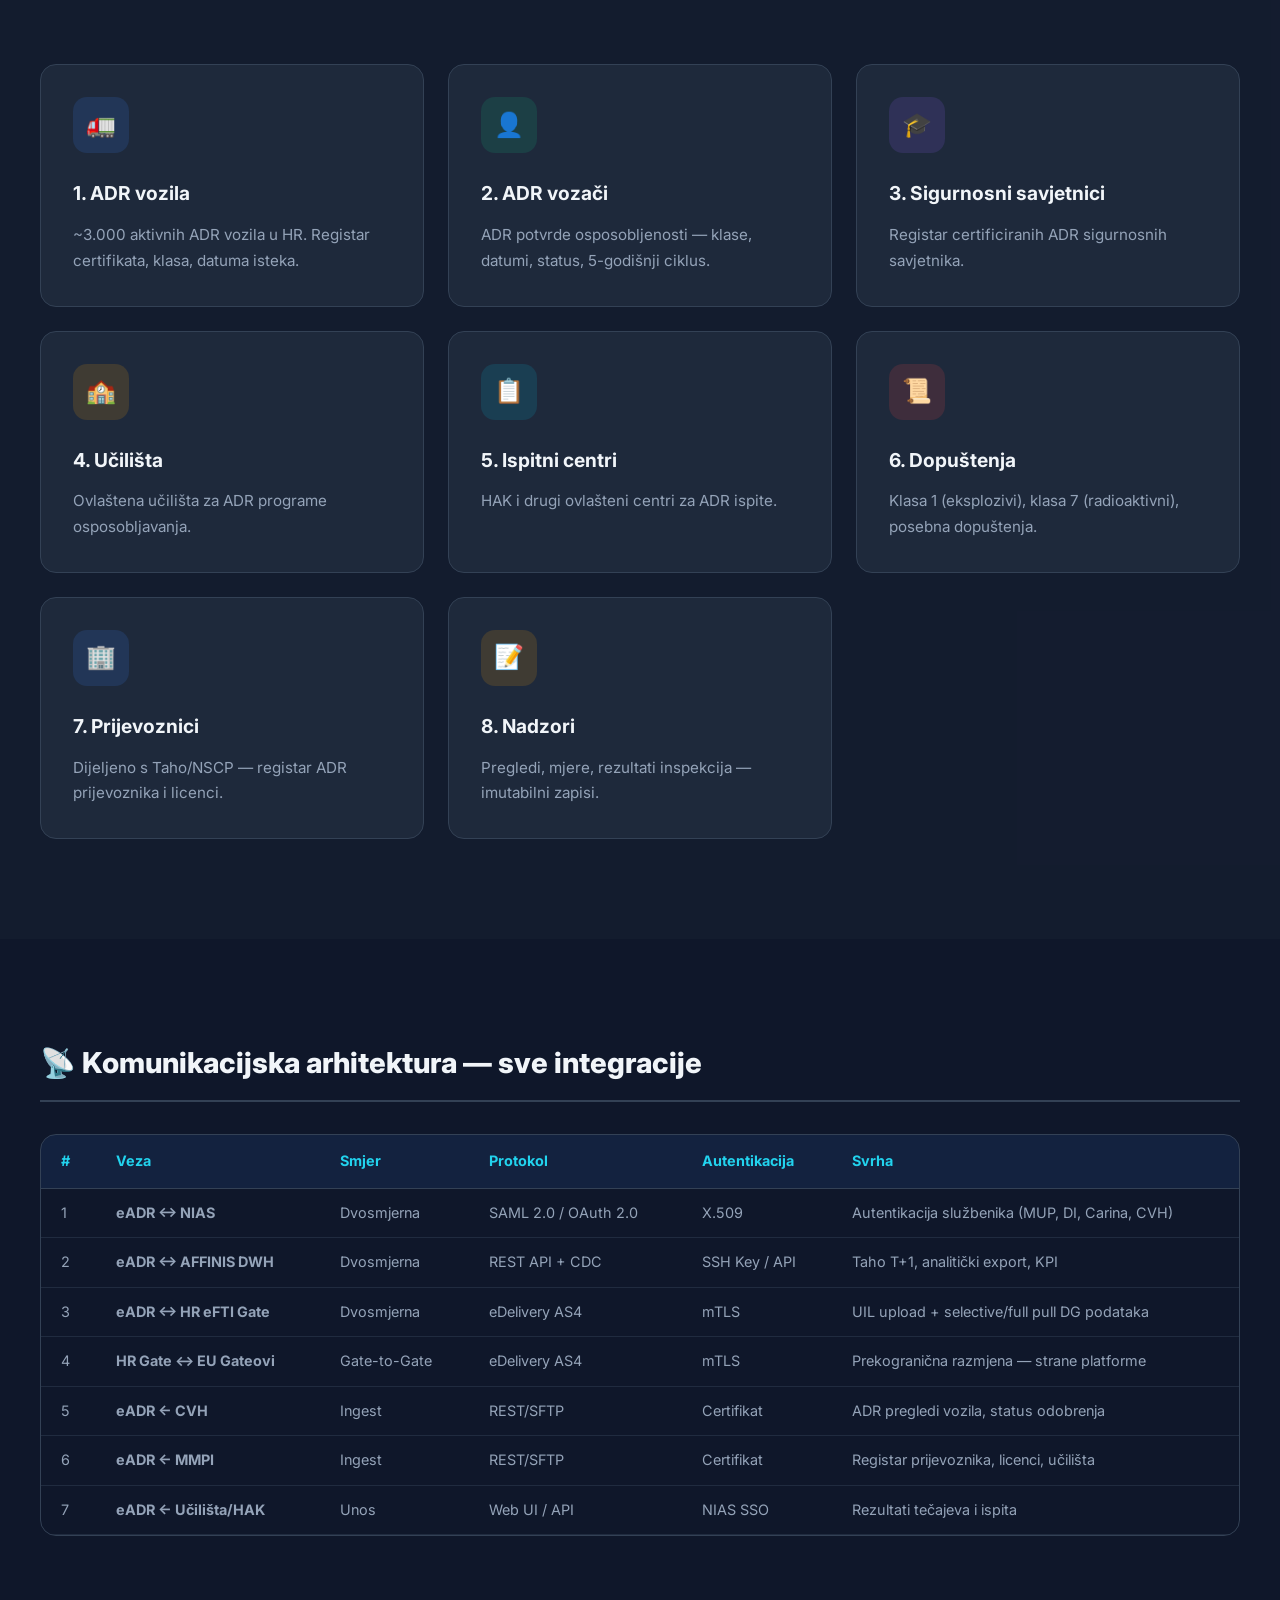
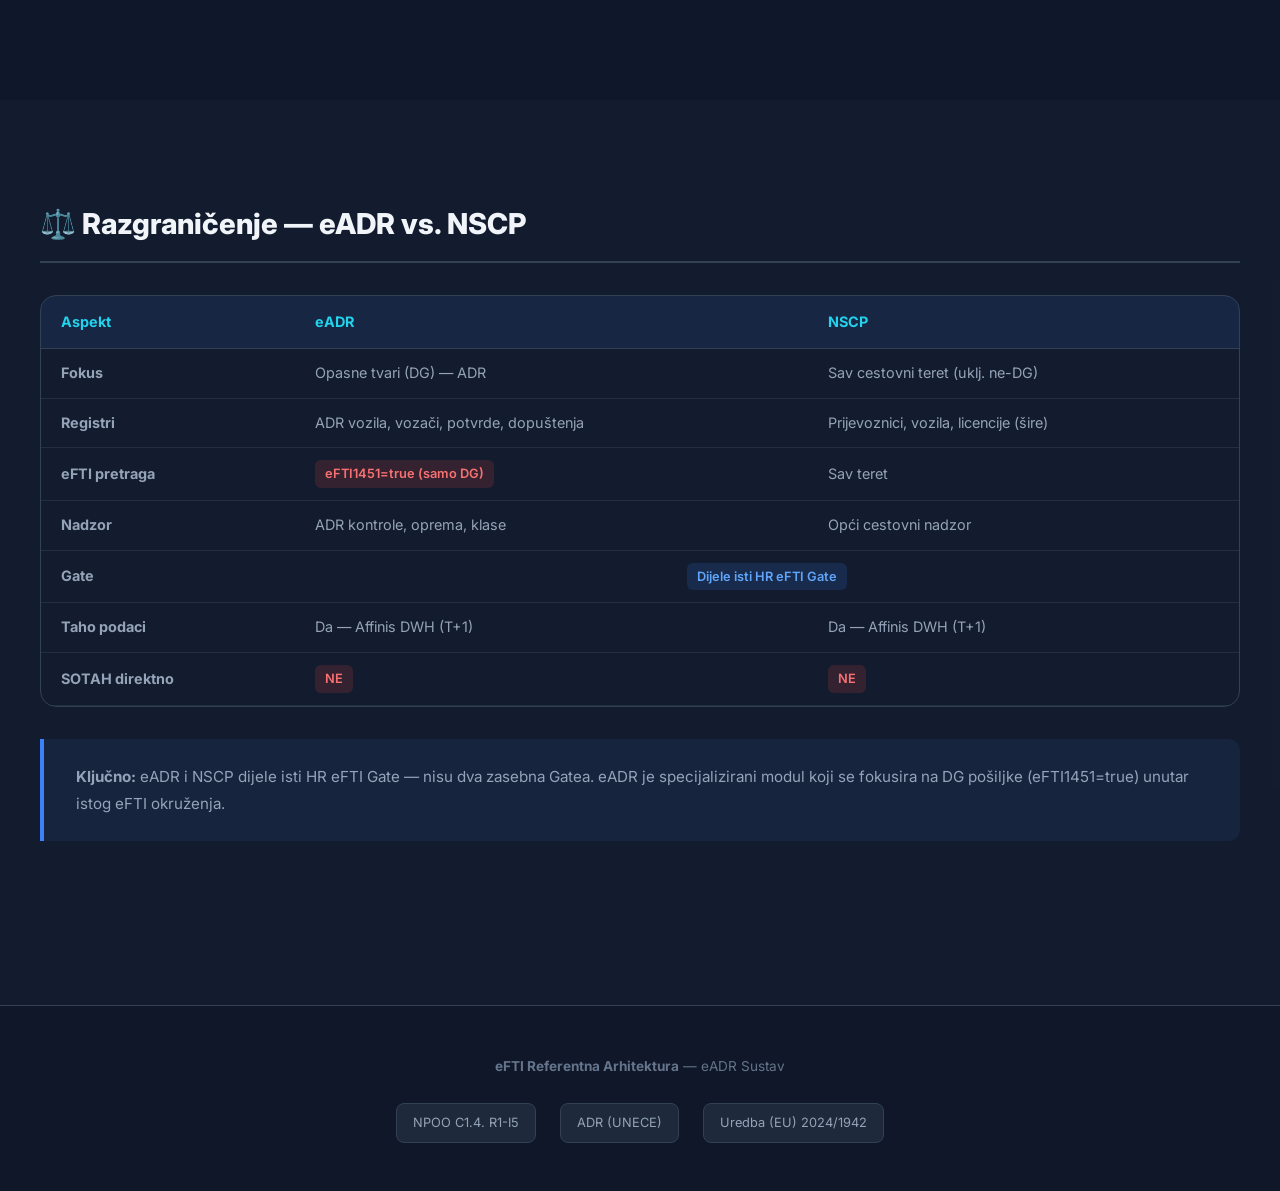
<file: eadr.html>
<!DOCTYPE html>
<html lang="hr">
<head>
  <meta charset="UTF-8">
  <meta name="viewport" content="width=device-width, initial-scale=1.0">
  <title>eADR Sustav — eFTI Arhitektura</title>
  <link href="https://fonts.googleapis.com/css2?family=Inter:wght@400;500;600;700;800&display=swap" rel="stylesheet">
  <link rel="stylesheet" href="css/styles.css">
</head>
<body>

<nav class="navbar">
  <div class="nav-content">
    <a href="index.html" class="nav-logo">
      <div class="logo-icon">🇪🇺</div>
      <span>eFTI Arhitektura</span>
    </a>
    <button class="mobile-toggle" aria-label="Menu">☰</button>
    <ul class="nav-links">
      <li><a href="index.html">Pregled</a></li>
      <li><a href="components.html">Komponente</a></li>
      <li><a href="protocols.html">Protokoli</a></li>
      <li><a href="eadr.html" class="active">eADR Sustav</a></li>
      <li><a href="analytics.html">Analitika</a></li>
      <li><a href="inspection.html">Nadzor</a></li>
      <li><a href="dg-dataset.html">DG Dataset</a></li>
    </ul>
  </div>
</nav>

<section class="page-hero">
  <div class="hero-bg"></div>
  <div class="page-hero-content">
    <div class="breadcrumb">
      <a href="index.html">Početna</a> / <span>eADR Sustav</span>
    </div>
    <h1>eADR Sustav — Detaljan opis</h1>
    <p>NPOO C1.4. R1-I5 — Integralni nacionalni sustav za praćenje prijevoza opasnih tvari (DG) u cestovnom prometu.</p>
  </div>
</section>

<!-- 3 FUNCTIONAL AREAS -->
<section class="section">
  <div class="container">
    <div class="section-header" data-reveal>
      <div class="section-label">🛡️ Tri funkcionalna područja</div>
      <h2 class="section-title">eADR Sustav (AKD d.o.o.)</h2>
    </div>

    <div class="card-grid card-grid-3" data-reveal>
      <!-- TRAINING -->
      <div class="card" id="training" data-delay="1">
        <div class="card-icon green">🎓</div>
        <h3>(A) Upravljanje osposobljavanjem</h3>
        <p>Digitalizirani sustav za cjelokupni životni ciklus ADR osposobljavanja — od prijave na tečaj do izdavanja i obnove ADR potvrde.</p>
        
        <h4 style="margin-top: 1.5rem; font-size: 0.9rem; color: var(--accent-light);">7 programa osposobljavanja:</h4>
        <ul style="font-size: 0.85rem; color: var(--text-secondary); padding-left: 1.2rem;">
          <li>Osnovno ADR (sve klase osim 1 i 7)</li>
          <li>Specijalizacija — klasa 1 (eksplozivne tvari)</li>
          <li>Specijalizacija — klasa 7 (radioaktivni materijali)</li>
          <li>Cisterne (dodatno osposobljavanje)</li>
          <li>Obnova osposobljavanja (svaka 5 godina)</li>
          <li>Sigurnosni savjetnik — osnovno</li>
          <li>Sigurnosni savjetnik — obnova</li>
        </ul>
      </div>

      <!-- PERMITS -->
      <div class="card" id="permits" data-delay="2">
        <div class="card-icon orange">📜</div>
        <h3>(B) Elektronička dopuštenja</h3>
        <p>Digitalno izdavanje, praćenje i upravljanje ADR dopuštenjima za prijevoz specifičnih klasa opasnih tvari.</p>
        
        <h4 style="margin-top: 1.5rem; font-size: 0.9rem; color: var(--accent-light);">4 vrste ADR dopuštenja:</h4>
        <ul style="font-size: 0.85rem; color: var(--text-secondary); padding-left: 1.2rem;">
          <li><strong>Klasa 1</strong> — Eksplozivi (MUP)</li>
          <li><strong>Klasa 7</strong> — Radioaktivni mat. (MUP-RCZ)</li>
          <li><strong>Posebne rute</strong> — Ograničene rute (MMPI)</li>
          <li><strong>Izvanredni</strong> — Posebni uvjeti (MMPI/MUP)</li>
        </ul>
      </div>

      <!-- EFTI INTEGRATION -->
      <div class="card" id="efti-integration" data-delay="3">
        <div class="card-icon cyan">🛣️</div>
        <h3>(C) eFTI Integracija (Nadzor)</h3>
        <p>Operativni nadzorni modul — primarni use case za inspektore tijekom cestovnih kontrola.</p>
        
        <h4 style="margin-top: 1.5rem; font-size: 0.9rem; color: var(--accent-light);">Ključne integracije:</h4>
        <ul style="font-size: 0.85rem; color: var(--text-secondary); padding-left: 1.2rem;">
          <li>eFTI Gate mreža (Uredba 2024/1942)</li>
          <li>Affinis DWH — tahografski podaci (T+1 batch)</li>
          <li>8 nacionalnih registara</li>
          <li>Cross-validacija eFTI vs. registri</li>
        </ul>
      </div>
    </div>
  </div>
</section>

<!-- ADR CERTIFICATE LIFECYCLE -->
<section class="section section-dark">
  <div class="container">
    <div class="content-block" data-reveal>
      <h2>📜 Životni ciklus ADR potvrde</h2>
      
      <div class="flow-container flow-animated">
        <div class="flow-row">
          <div class="flow-node">
            <div class="node-icon">📝</div>
            <div class="node-label">Prijava</div>
          </div>
          <div class="flow-arrow">→</div>
          <div class="flow-node">
            <div class="node-icon">🎓</div>
            <div class="node-label">Tečaj</div>
            <div class="node-sub">Učilište</div>
          </div>
          <div class="flow-arrow">→</div>
          <div class="flow-node">
            <div class="node-icon">📋</div>
            <div class="node-label">Ispit</div>
            <div class="node-sub">Ispitni centar</div>
          </div>
          <div class="flow-arrow">→</div>
          <div class="flow-node">
            <div class="node-icon">✅</div>
            <div class="node-label">Rezultat</div>
          </div>
        </div>
        <div class="flow-row">
          <div class="flow-node">
            <div class="node-icon">🪪</div>
            <div class="node-label">Potvrda izdana</div>
            <div class="node-sub">HR-ADR-YYYY-XXXXX</div>
          </div>
          <div class="flow-arrow">→</div>
          <div class="flow-node" style="border-color: var(--success);">
            <div class="node-icon">✨</div>
            <div class="node-label">Aktivna</div>
            <div class="node-sub">5 godina</div>
          </div>
          <div class="flow-arrow">→</div>
          <div class="flow-node" style="border-color: var(--warning);">
            <div class="node-icon">⏰</div>
            <div class="node-label">Upozorenje</div>
            <div class="node-sub">3/6/12 mj.</div>
          </div>
          <div class="flow-arrow">→</div>
          <div class="flow-node">
            <div class="node-icon">🔄</div>
            <div class="node-label">Obnova / Istekla</div>
          </div>
        </div>
      </div>
    </div>
  </div>
</section>

<!-- CROSS VALIDATION -->
<section class="section">
  <div class="container">
    <div class="content-block" data-reveal>
      <h2>🔗 Cross-validacija dopuštenja</h2>
      <p>Ključna funkcionalnost modula elektroničkih dopuštenja — automatska provjera usklađenosti.</p>
      
      <div class="flow-container">
        <div style="text-align: center; margin-bottom: 1.5rem;">
          <span style="font-size: 1.2rem; font-weight: 700;">Dopuštenje izdano za klasu 3</span>
        </div>
        <div class="card-grid" style="gap: 16px;">
          <div class="card" style="padding: 1.5rem; text-align: center;">
            <div style="font-size: 1.5rem; margin-bottom: 8px;">👤</div>
            <p style="font-size: 0.85rem; margin: 0;">Vozač ima ADR potvrdu za klasu 3?</p>
            <div style="margin-top: 8px;"><span class="badge badge-green">✓ DA</span></div>
          </div>
          <div class="card" style="padding: 1.5rem; text-align: center;">
            <div style="font-size: 1.5rem; margin-bottom: 8px;">🚛</div>
            <p style="font-size: 0.85rem; margin: 0;">Vozilo ima ADR odobrenje za klasu 3?</p>
            <div style="margin-top: 8px;"><span class="badge badge-green">✓ DA</span></div>
          </div>
          <div class="card" style="padding: 1.5rem; text-align: center;">
            <div style="font-size: 1.5rem; margin-bottom: 8px;">📅</div>
            <p style="font-size: 0.85rem; margin: 0;">ADR potvrda vozača istekla?</p>
            <div style="margin-top: 8px;"><span class="badge badge-green">✓ NE</span></div>
          </div>
          <div class="card" style="padding: 1.5rem; text-align: center;">
            <div style="font-size: 1.5rem; margin-bottom: 8px;">📋</div>
            <p style="font-size: 0.85rem; margin: 0;">ADR certifikat vozila istekao?</p>
            <div style="margin-top: 8px;"><span class="badge badge-green">✓ NE</span></div>
          </div>
        </div>
      </div>
    </div>
  </div>
</section>

<!-- 8 NATIONAL REGISTERS -->
<section class="section section-dark">
  <div class="container">
    <div class="section-header" data-reveal>
      <div class="section-label">📚 Baza podataka</div>
      <h2 class="section-title">8 Nacionalnih registara</h2>
    </div>

    <div class="card-grid" data-reveal>
      <div class="card">
        <div class="card-icon blue">🚛</div>
        <h3>1. ADR vozila</h3>
        <p>~3.000 aktivnih ADR vozila u HR. Registar certifikata, klasa, datuma isteka.</p>
      </div>
      <div class="card">
        <div class="card-icon green">👤</div>
        <h3>2. ADR vozači</h3>
        <p>ADR potvrde osposobljenosti — klase, datumi, status, 5-godišnji ciklus.</p>
      </div>
      <div class="card">
        <div class="card-icon purple">🎓</div>
        <h3>3. Sigurnosni savjetnici</h3>
        <p>Registar certificiranih ADR sigurnosnih savjetnika.</p>
      </div>
      <div class="card">
        <div class="card-icon orange">🏫</div>
        <h3>4. Učilišta</h3>
        <p>Ovlaštena učilišta za ADR programe osposobljavanja.</p>
      </div>
      <div class="card">
        <div class="card-icon cyan">📋</div>
        <h3>5. Ispitni centri</h3>
        <p>HAK i drugi ovlašteni centri za ADR ispite.</p>
      </div>
      <div class="card">
        <div class="card-icon red">📜</div>
        <h3>6. Dopuštenja</h3>
        <p>Klasa 1 (eksplozivi), klasa 7 (radioaktivni), posebna dopuštenja.</p>
      </div>
      <div class="card">
        <div class="card-icon blue">🏢</div>
        <h3>7. Prijevoznici</h3>
        <p>Dijeljeno s Taho/NSCP — registar ADR prijevoznika i licenci.</p>
      </div>
      <div class="card">
        <div class="card-icon orange">📝</div>
        <h3>8. Nadzori</h3>
        <p>Pregledi, mjere, rezultati inspekcija — imutabilni zapisi.</p>
      </div>
    </div>
  </div>
</section>

<!-- COMMUNICATION ARCHITECTURE -->
<section class="section">
  <div class="container">
    <div class="content-block" data-reveal>
      <h2>📡 Komunikacijska arhitektura — sve integracije</h2>
      
      <div class="table-wrapper">
        <table class="table-styled">
          <thead>
            <tr>
              <th>#</th>
              <th>Veza</th>
              <th>Smjer</th>
              <th>Protokol</th>
              <th>Autentikacija</th>
              <th>Svrha</th>
            </tr>
          </thead>
          <tbody>
            <tr>
              <td>1</td>
              <td><strong>eADR ↔ NIAS</strong></td>
              <td>Dvosmjerna</td>
              <td>SAML 2.0 / OAuth 2.0</td>
              <td>X.509</td>
              <td>Autentikacija službenika (MUP, DI, Carina, CVH)</td>
            </tr>
            <tr>
              <td>2</td>
              <td><strong>eADR ↔ AFFINIS DWH</strong></td>
              <td>Dvosmjerna</td>
              <td>REST API + CDC</td>
              <td>SSH Key / API</td>
              <td>Taho T+1, analitički export, KPI</td>
            </tr>
            <tr>
              <td>3</td>
              <td><strong>eADR ↔ HR eFTI Gate</strong></td>
              <td>Dvosmjerna</td>
              <td>eDelivery AS4</td>
              <td>mTLS</td>
              <td>UIL upload + selective/full pull DG podataka</td>
            </tr>
            <tr>
              <td>4</td>
              <td><strong>HR Gate ↔ EU Gateovi</strong></td>
              <td>Gate-to-Gate</td>
              <td>eDelivery AS4</td>
              <td>mTLS</td>
              <td>Prekogranična razmjena — strane platforme</td>
            </tr>
            <tr>
              <td>5</td>
              <td><strong>eADR ← CVH</strong></td>
              <td>Ingest</td>
              <td>REST/SFTP</td>
              <td>Certifikat</td>
              <td>ADR pregledi vozila, status odobrenja</td>
            </tr>
            <tr>
              <td>6</td>
              <td><strong>eADR ← MMPI</strong></td>
              <td>Ingest</td>
              <td>REST/SFTP</td>
              <td>Certifikat</td>
              <td>Registar prijevoznika, licenci, učilišta</td>
            </tr>
            <tr>
              <td>7</td>
              <td><strong>eADR ← Učilišta/HAK</strong></td>
              <td>Unos</td>
              <td>Web UI / API</td>
              <td>NIAS SSO</td>
              <td>Rezultati tečajeva i ispita</td>
            </tr>
          </tbody>
        </table>
      </div>
    </div>
  </div>
</section>

<!-- eADR vs NSCP -->
<section class="section section-dark">
  <div class="container">
    <div class="content-block" data-reveal>
      <h2>⚖️ Razgraničenje — eADR vs. NSCP</h2>
      
      <div class="table-wrapper">
        <table class="table-styled">
          <thead>
            <tr>
              <th>Aspekt</th>
              <th>eADR</th>
              <th>NSCP</th>
            </tr>
          </thead>
          <tbody>
            <tr>
              <td><strong>Fokus</strong></td>
              <td>Opasne tvari (DG) — ADR</td>
              <td>Sav cestovni teret (uklj. ne-DG)</td>
            </tr>
            <tr>
              <td><strong>Registri</strong></td>
              <td>ADR vozila, vozači, potvrde, dopuštenja</td>
              <td>Prijevoznici, vozila, licencije (šire)</td>
            </tr>
            <tr>
              <td><strong>eFTI pretraga</strong></td>
              <td><span class="badge badge-red">eFTI1451=true (samo DG)</span></td>
              <td>Sav teret</td>
            </tr>
            <tr>
              <td><strong>Nadzor</strong></td>
              <td>ADR kontrole, oprema, klase</td>
              <td>Opći cestovni nadzor</td>
            </tr>
            <tr>
              <td><strong>Gate</strong></td>
              <td colspan="2" style="text-align: center;"><span class="badge badge-blue">Dijele isti HR eFTI Gate</span></td>
            </tr>
            <tr>
              <td><strong>Taho podaci</strong></td>
              <td>Da — Affinis DWH (T+1)</td>
              <td>Da — Affinis DWH (T+1)</td>
            </tr>
            <tr>
              <td><strong>SOTAH direktno</strong></td>
              <td><span class="badge badge-red">NE</span></td>
              <td><span class="badge badge-red">NE</span></td>
            </tr>
          </tbody>
        </table>
      </div>

      <div class="highlight-box" style="margin-top: 2rem;">
        <p><strong>Ključno:</strong> eADR i NSCP dijele isti HR eFTI Gate — nisu dva zasebna Gatea. eADR je specijalizirani modul koji se fokusira na DG pošiljke (eFTI1451=true) unutar istog eFTI okruženja.</p>
      </div>
    </div>
  </div>
</section>

<footer class="footer">
  <div class="footer-content">
    <p><strong>eFTI Referentna Arhitektura</strong> — eADR Sustav</p>
    <div class="legal-refs">
      <span class="legal-ref">NPOO C1.4. R1-I5</span>
      <span class="legal-ref">ADR (UNECE)</span>
      <span class="legal-ref">Uredba (EU) 2024/1942</span>
    </div>
  </div>
</footer>

<script src="js/main.js"></script>
</body>
</html>
</file>
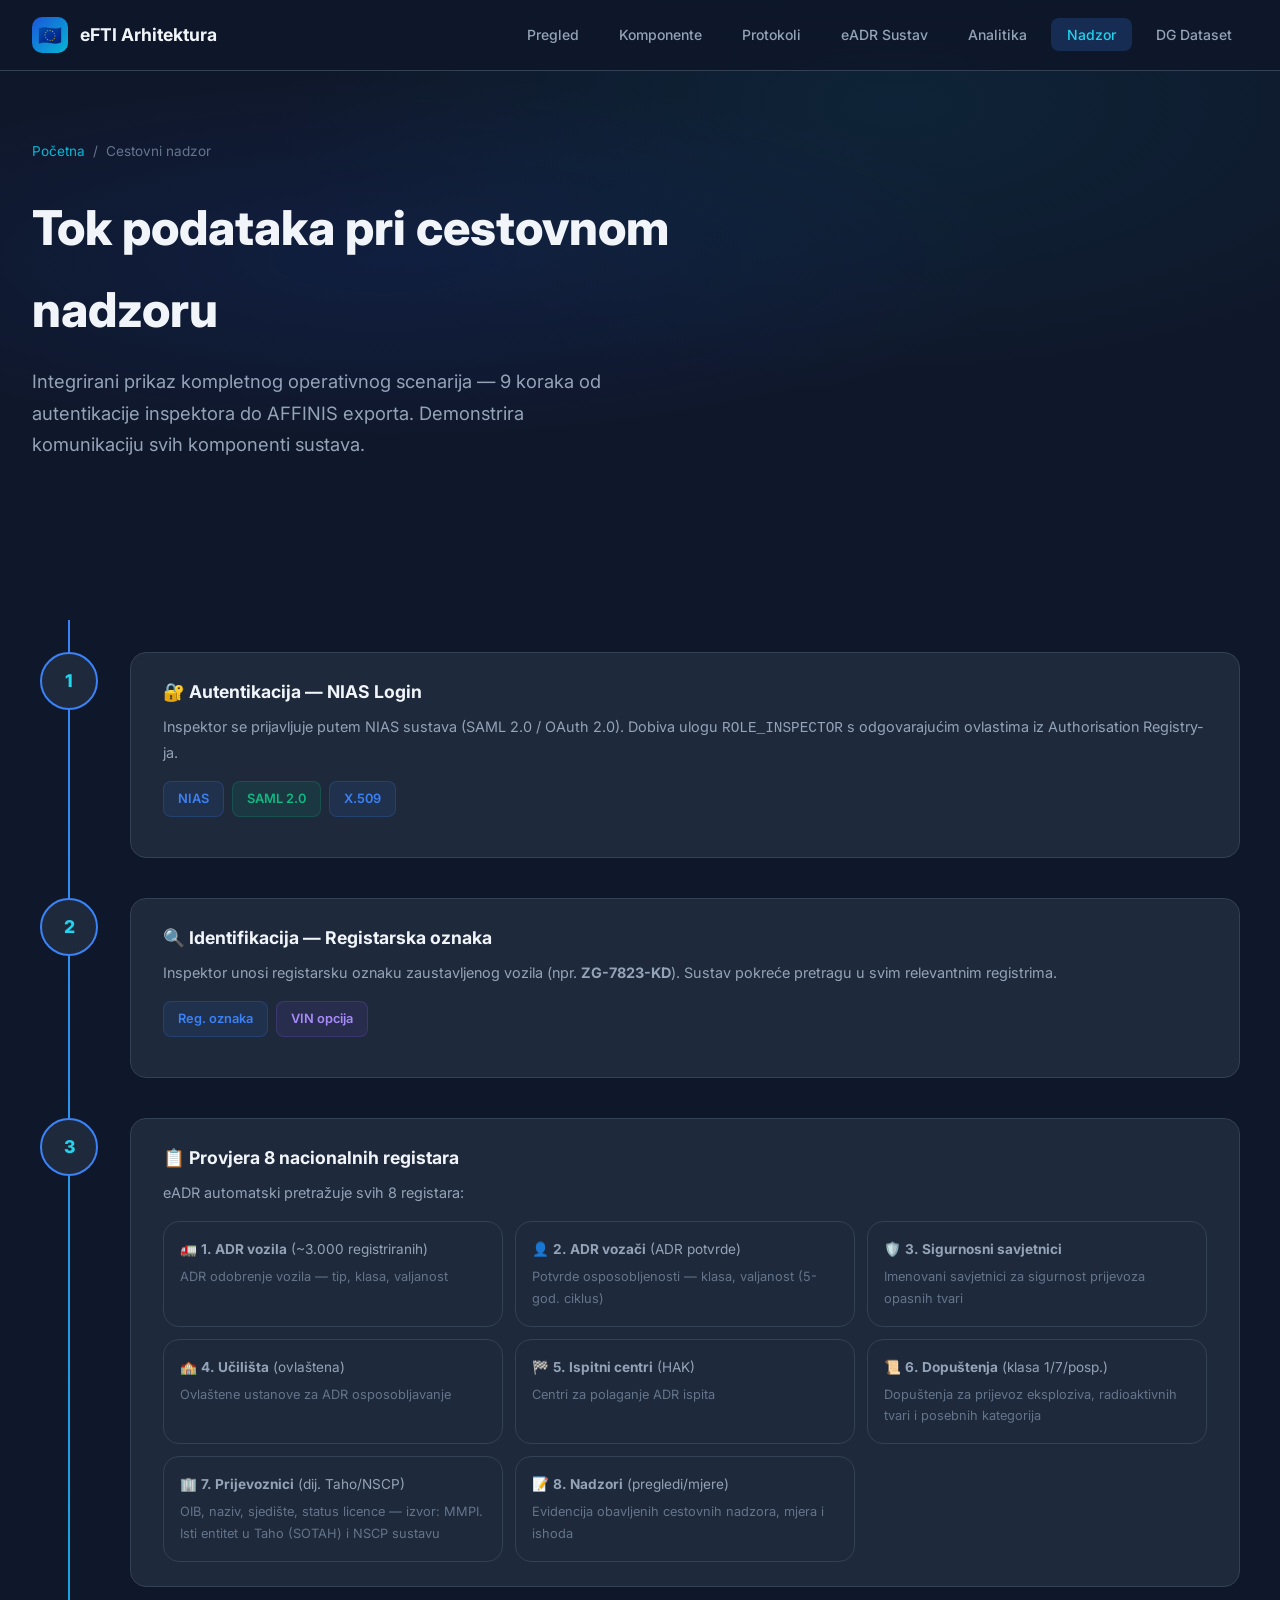
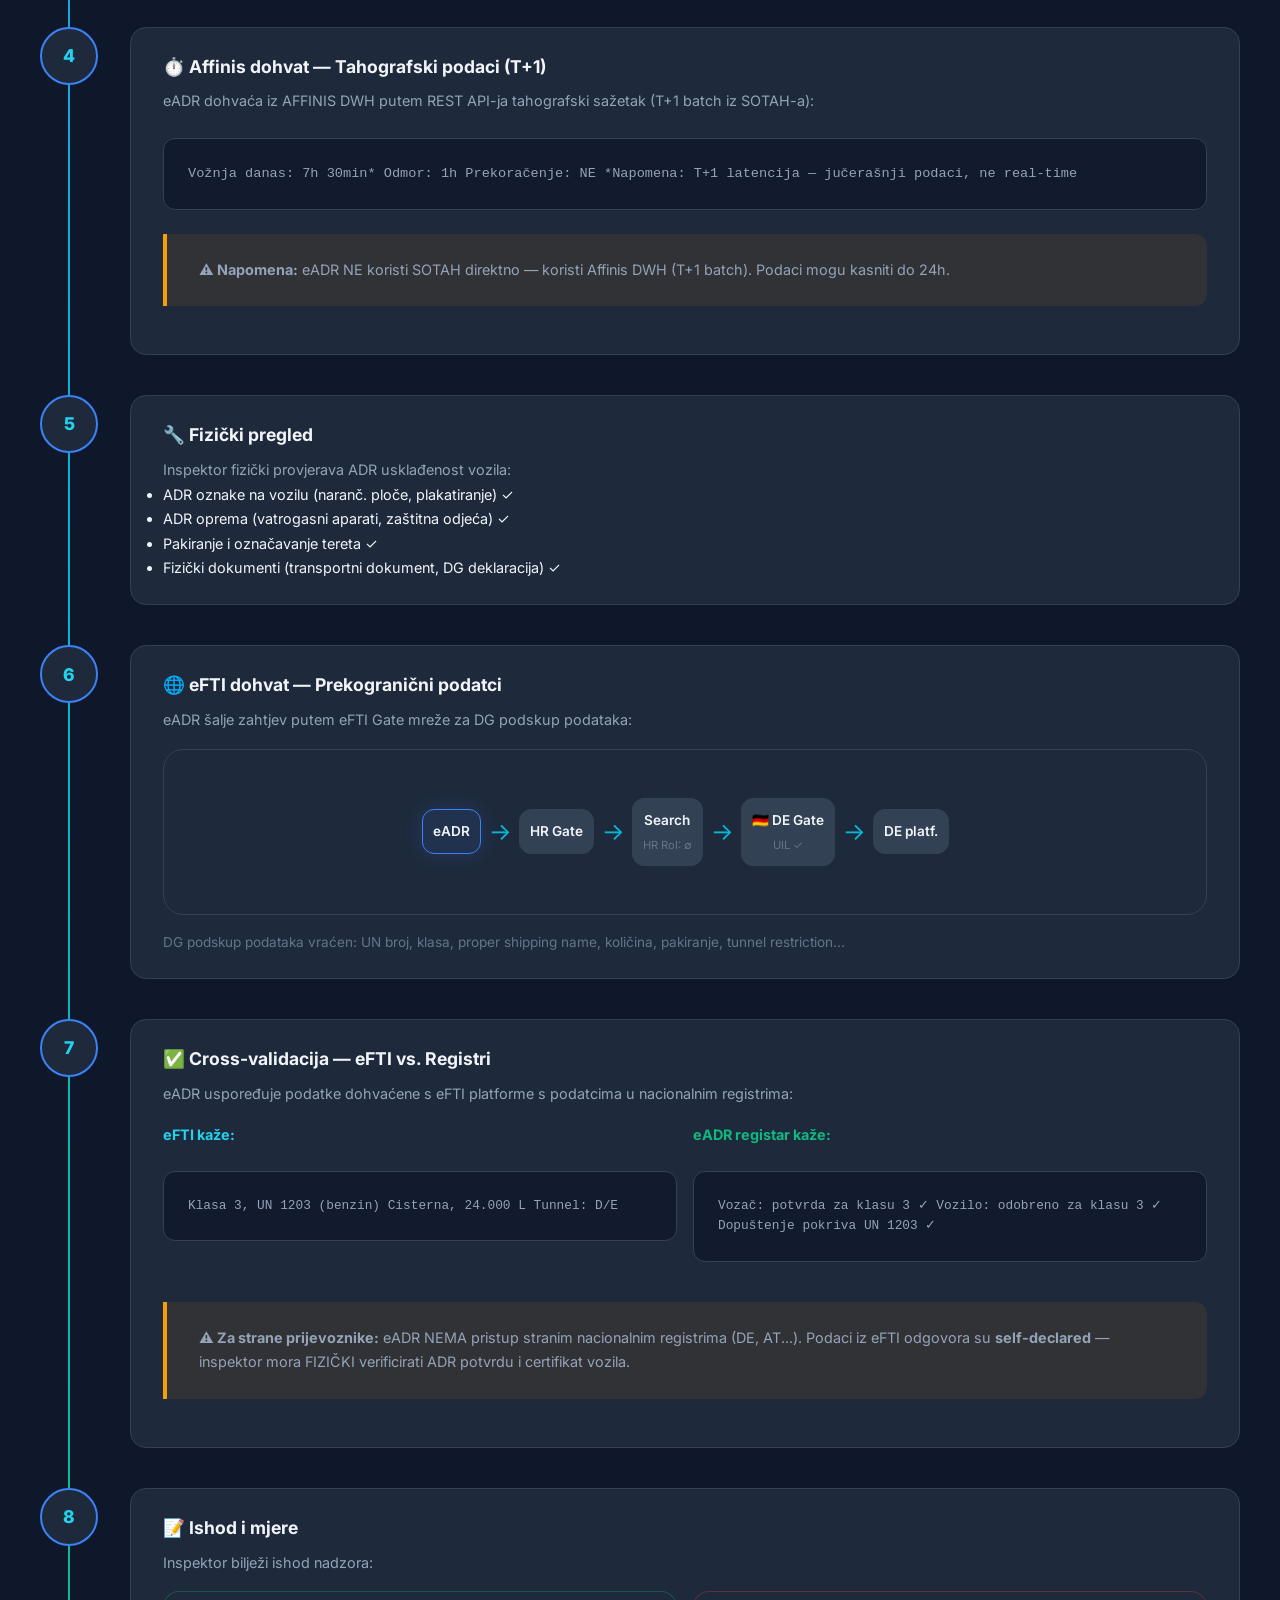
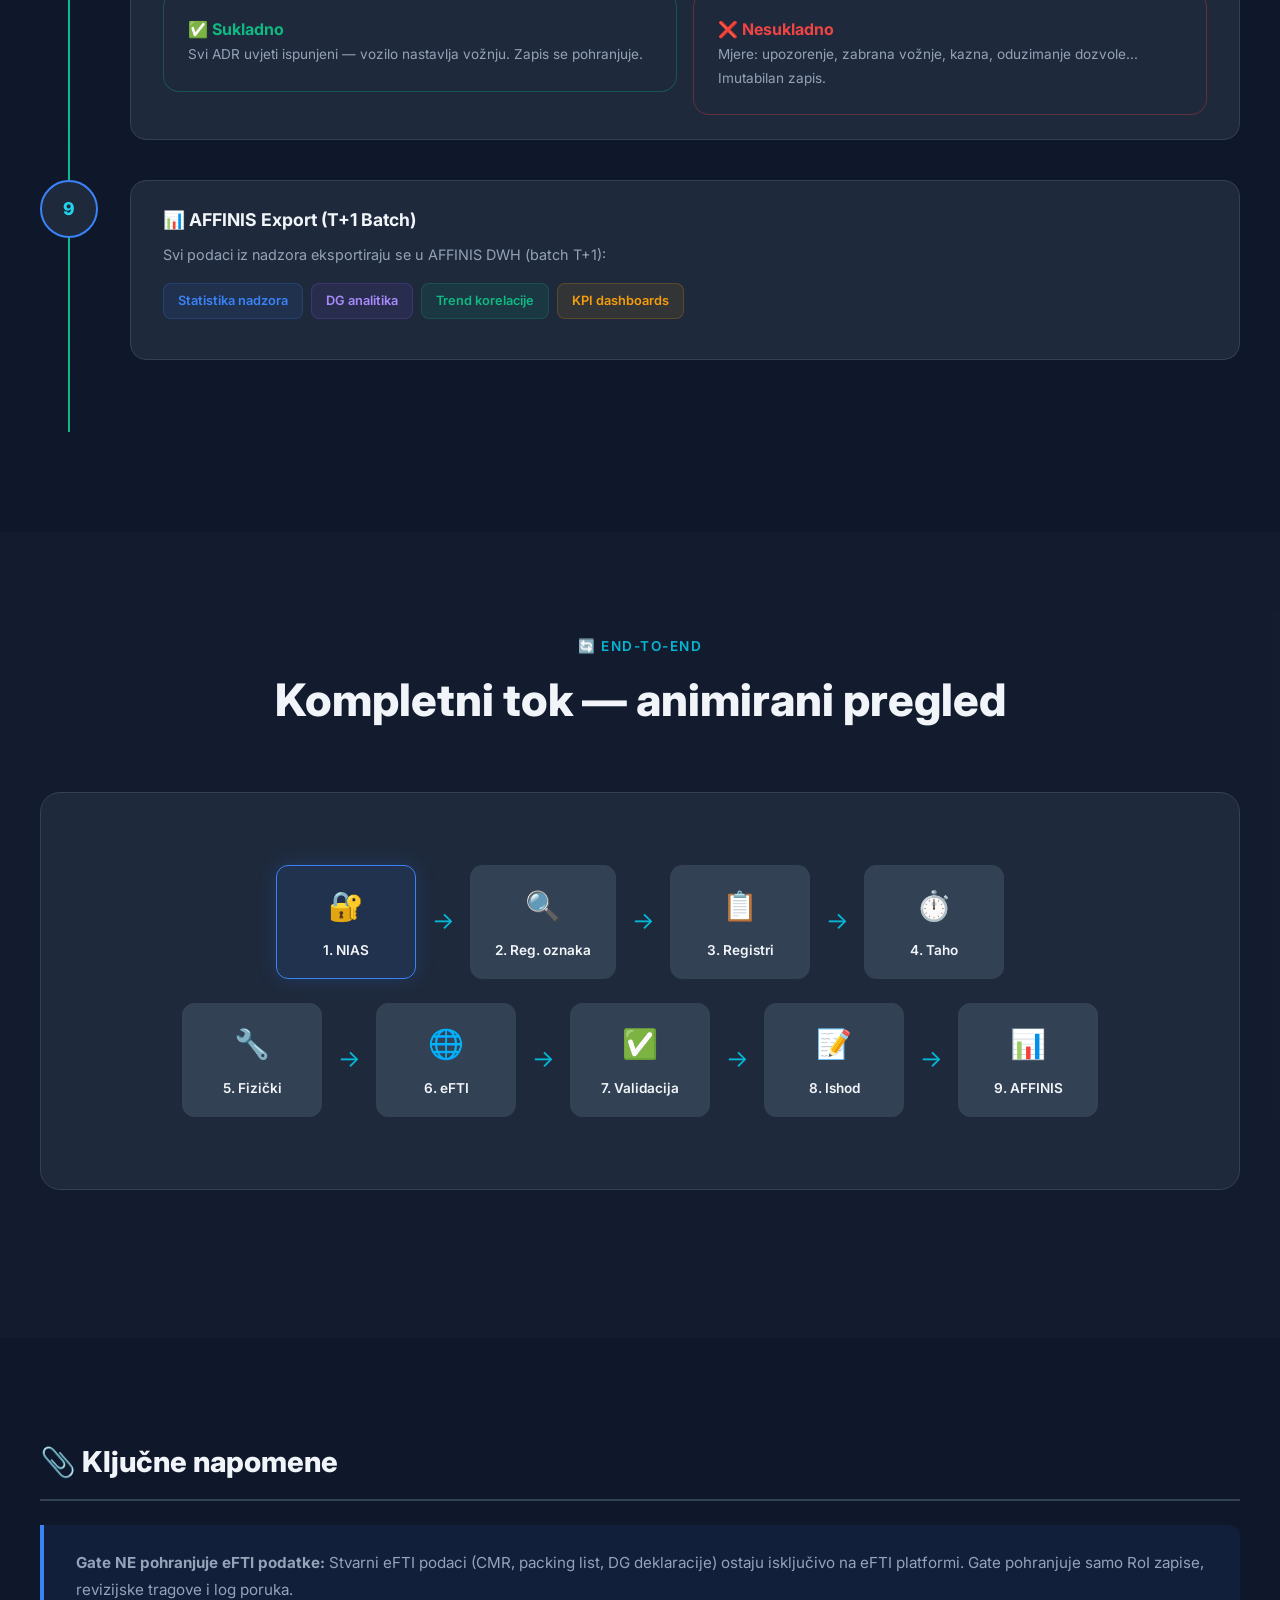
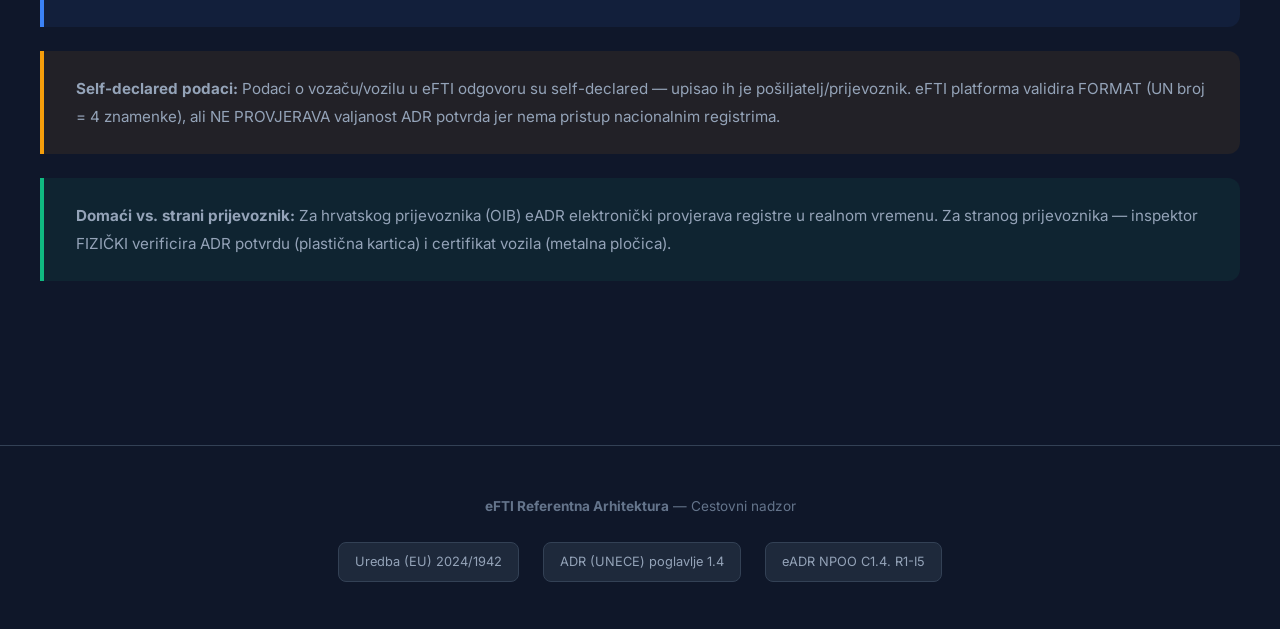
<file: inspection.html>
<!DOCTYPE html>
<html lang="hr">
<head>
  <meta charset="UTF-8">
  <meta name="viewport" content="width=device-width, initial-scale=1.0">
  <title>Cestovni nadzor — eFTI Arhitektura</title>
  <link href="https://fonts.googleapis.com/css2?family=Inter:wght@400;500;600;700;800&display=swap" rel="stylesheet">
  <link rel="stylesheet" href="css/styles.css">
</head>
<body>

<nav class="navbar">
  <div class="nav-content">
    <a href="index.html" class="nav-logo">
      <div class="logo-icon">🇪🇺</div>
      <span>eFTI Arhitektura</span>
    </a>
    <button class="mobile-toggle" aria-label="Menu">☰</button>
    <ul class="nav-links">
      <li><a href="index.html">Pregled</a></li>
      <li><a href="components.html">Komponente</a></li>
      <li><a href="protocols.html">Protokoli</a></li>
      <li><a href="eadr.html">eADR Sustav</a></li>
      <li><a href="analytics.html">Analitika</a></li>
      <li><a href="inspection.html" class="active">Nadzor</a></li>
      <li><a href="dg-dataset.html">DG Dataset</a></li>
    </ul>
  </div>
</nav>

<section class="page-hero">
  <div class="hero-bg"></div>
  <div class="page-hero-content">
    <div class="breadcrumb">
      <a href="index.html">Početna</a> / <span>Cestovni nadzor</span>
    </div>
    <h1>Tok podataka pri cestovnom nadzoru</h1>
    <p>Integrirani prikaz kompletnog operativnog scenarija — 9 koraka od autentikacije inspektora do AFFINIS exporta. Demonstrira komunikaciju svih komponenti sustava.</p>
  </div>
</section>

<!-- STEP 1 -->
<section class="section">
  <div class="container">
    <div class="timeline" data-reveal>
      
      <div class="timeline-step">
        <div class="timeline-marker">1</div>
        <div class="timeline-content">
          <h3>🔐 Autentikacija — NIAS Login</h3>
          <p>Inspektor se prijavljuje putem NIAS sustava (SAML 2.0 / OAuth 2.0). Dobiva ulogu <code>ROLE_INSPECTOR</code> s odgovarajućim ovlastima iz Authorisation Registry-ja.</p>
          <div class="tag-group">
            <span class="tag">NIAS</span>
            <span class="tag green">SAML 2.0</span>
            <span class="tag">X.509</span>
          </div>
        </div>
      </div>
      
      <div class="timeline-step">
        <div class="timeline-marker">2</div>
        <div class="timeline-content">
          <h3>🔍 Identifikacija — Registarska oznaka</h3>
          <p>Inspektor unosi registarsku oznaku zaustavljenog vozila (npr. <strong>ZG-7823-KD</strong>). Sustav pokreće pretragu u svim relevantnim registrima.</p>
          <div class="tag-group">
            <span class="tag">Reg. oznaka</span>
            <span class="tag purple">VIN opcija</span>
          </div>
        </div>
      </div>
      
      <div class="timeline-step">
        <div class="timeline-marker">3</div>
        <div class="timeline-content">
          <h3>📋 Provjera 8 nacionalnih registara</h3>
          <p>eADR automatski pretražuje svih 8 registara:</p>
          <div class="card-grid" style="margin-top: 1rem; gap: 12px; grid-template-columns: repeat(auto-fill, minmax(260px, 1fr));">
            <div class="card" style="padding: 1rem;">
              <p style="margin: 0; font-size: 0.85rem;">🚛 <strong>1. ADR vozila</strong> (~3.000 registriranih)</p>
              <p style="margin: 0.3rem 0 0; font-size: 0.8rem; color: var(--text-muted);">ADR odobrenje vozila — tip, klasa, valjanost</p>
            </div>
            <div class="card" style="padding: 1rem;">
              <p style="margin: 0; font-size: 0.85rem;">👤 <strong>2. ADR vozači</strong> (ADR potvrde)</p>
              <p style="margin: 0.3rem 0 0; font-size: 0.8rem; color: var(--text-muted);">Potvrde osposobljenosti — klasa, valjanost (5-god. ciklus)</p>
            </div>
            <div class="card" style="padding: 1rem;">
              <p style="margin: 0; font-size: 0.85rem;">🛡️ <strong>3. Sigurnosni savjetnici</strong></p>
              <p style="margin: 0.3rem 0 0; font-size: 0.8rem; color: var(--text-muted);">Imenovani savjetnici za sigurnost prijevoza opasnih tvari</p>
            </div>
            <div class="card" style="padding: 1rem;">
              <p style="margin: 0; font-size: 0.85rem;">🏫 <strong>4. Učilišta</strong> (ovlaštena)</p>
              <p style="margin: 0.3rem 0 0; font-size: 0.8rem; color: var(--text-muted);">Ovlaštene ustanove za ADR osposobljavanje</p>
            </div>
            <div class="card" style="padding: 1rem;">
              <p style="margin: 0; font-size: 0.85rem;">🏁 <strong>5. Ispitni centri</strong> (HAK)</p>
              <p style="margin: 0.3rem 0 0; font-size: 0.8rem; color: var(--text-muted);">Centri za polaganje ADR ispita</p>
            </div>
            <div class="card" style="padding: 1rem;">
              <p style="margin: 0; font-size: 0.85rem;">📜 <strong>6. Dopuštenja</strong> (klasa 1/7/posp.)</p>
              <p style="margin: 0.3rem 0 0; font-size: 0.8rem; color: var(--text-muted);">Dopuštenja za prijevoz eksploziva, radioaktivnih tvari i posebnih kategorija</p>
            </div>
            <div class="card" style="padding: 1rem;">
              <p style="margin: 0; font-size: 0.85rem;">🏢 <strong>7. Prijevoznici</strong> (dij. Taho/NSCP)</p>
              <p style="margin: 0.3rem 0 0; font-size: 0.8rem; color: var(--text-muted);">OIB, naziv, sjedište, status licence — izvor: MMPI. Isti entitet u Taho (SOTAH) i NSCP sustavu</p>
            </div>
            <div class="card" style="padding: 1rem;">
              <p style="margin: 0; font-size: 0.85rem;">📝 <strong>8. Nadzori</strong> (pregledi/mjere)</p>
              <p style="margin: 0.3rem 0 0; font-size: 0.8rem; color: var(--text-muted);">Evidencija obavljenih cestovnih nadzora, mjera i ishoda</p>
            </div>
          </div>
        </div>
      </div>
      
      <div class="timeline-step">
        <div class="timeline-marker">4</div>
        <div class="timeline-content">
          <h3>⏱️ Affinis dohvat — Tahografski podaci (T+1)</h3>
          <p>eADR dohvaća iz AFFINIS DWH putem REST API-ja tahografski sažetak (T+1 batch iz SOTAH-a):</p>
          <div class="code-block">
Vožnja danas: 7h 30min*
Odmor: 1h
Prekoračenje: NE

*Napomena: T+1 latencija — jučerašnji podaci, ne real-time
          </div>
          <div class="highlight-box warning" style="margin-top: 1rem;">
            <p><strong>⚠️ Napomena:</strong> eADR NE koristi SOTAH direktno — koristi Affinis DWH (T+1 batch). Podaci mogu kasniti do 24h.</p>
          </div>
        </div>
      </div>
      
      <div class="timeline-step">
        <div class="timeline-marker">5</div>
        <div class="timeline-content">
          <h3>🔧 Fizički pregled</h3>
          <p>Inspektor fizički provjerava ADR usklađenost vozila:</p>
          <ul style="font-size: 0.9rem;">
            <li>ADR oznake na vozilu (naranč. ploče, plakatiranje) ✓</li>
            <li>ADR oprema (vatrogasni aparati, zaštitna odjeća) ✓</li>
            <li>Pakiranje i označavanje tereta ✓</li>
            <li>Fizički dokumenti (transportni dokument, DG deklaracija) ✓</li>
          </ul>
        </div>
      </div>
      
      <div class="timeline-step">
        <div class="timeline-marker">6</div>
        <div class="timeline-content">
          <h3>🌐 eFTI dohvat — Prekogranični podatci</h3>
          <p>eADR šalje zahtjev putem eFTI Gate mreže za DG podskup podataka:</p>
          <div class="flow-container flow-animated" style="padding: 1.5rem; margin: 1rem 0;">
            <div class="flow-row" style="font-size: 0.85rem; gap: 8px;">
              <div class="flow-node" style="padding: 10px; min-width: auto;">
                <div class="node-label">eADR</div>
              </div>
              <div class="flow-arrow">→</div>
              <div class="flow-node" style="padding: 10px; min-width: auto;">
                <div class="node-label">HR Gate</div>
              </div>
              <div class="flow-arrow">→</div>
              <div class="flow-node" style="padding: 10px; min-width: auto;">
                <div class="node-label">Search</div>
                <div class="node-sub" style="font-size: 0.7rem;">HR RoI: ∅</div>
              </div>
              <div class="flow-arrow">→</div>
              <div class="flow-node" style="padding: 10px; min-width: auto;">
                <div class="node-label">🇩🇪 DE Gate</div>
                <div class="node-sub" style="font-size: 0.7rem;">UIL ✓</div>
              </div>
              <div class="flow-arrow">→</div>
              <div class="flow-node" style="padding: 10px; min-width: auto;">
                <div class="node-label">DE platf.</div>
              </div>
            </div>
          </div>
          <p style="font-size: 0.85rem; color: var(--text-muted);">DG podskup podataka vraćen: UN broj, klasa, proper shipping name, količina, pakiranje, tunnel restriction...</p>
        </div>
      </div>
      
      <div class="timeline-step">
        <div class="timeline-marker">7</div>
        <div class="timeline-content">
          <h3>✅ Cross-validacija — eFTI vs. Registri</h3>
          <p>eADR uspoređuje podatke dohvaćene s eFTI platforme s podatcima u nacionalnim registrima:</p>
          
          <div class="two-col" style="margin-top: 1rem; gap: 16px;">
            <div>
              <h4 style="font-size: 0.9rem; color: var(--accent-light); margin-bottom: 0.5rem;">eFTI kaže:</h4>
              <div class="code-block" style="font-size: 0.8rem;">
Klasa 3, UN 1203 (benzin)
Cisterna, 24.000 L
Tunnel: D/E
              </div>
            </div>
            <div>
              <h4 style="font-size: 0.9rem; color: var(--success); margin-bottom: 0.5rem;">eADR registar kaže:</h4>
              <div class="code-block" style="font-size: 0.8rem;">
Vozač: potvrda za klasu 3 ✓
Vozilo: odobreno za klasu 3 ✓
Dopuštenje pokriva UN 1203 ✓
              </div>
            </div>
          </div>

          <div class="highlight-box warning" style="margin-top: 1rem;">
            <p><strong>⚠️ Za strane prijevoznike:</strong> eADR NEMA pristup stranim nacionalnim registrima (DE, AT...). Podaci iz eFTI odgovora su <strong>self-declared</strong> — inspektor mora FIZIČKI verificirati ADR potvrdu i certifikat vozila.</p>
          </div>
        </div>
      </div>
      
      <div class="timeline-step">
        <div class="timeline-marker">8</div>
        <div class="timeline-content">
          <h3>📝 Ishod i mjere</h3>
          <p>Inspektor bilježi ishod nadzora:</p>
          <div class="two-col" style="gap: 16px; margin-top: 1rem;">
            <div class="card" style="padding: 1.5rem; border-color: rgba(16, 185, 129, 0.3);">
              <h4 style="color: var(--success);">✅ Sukladno</h4>
              <p style="font-size: 0.85rem;">Svi ADR uvjeti ispunjeni — vozilo nastavlja vožnju. Zapis se pohranjuje.</p>
            </div>
            <div class="card" style="padding: 1.5rem; border-color: rgba(239, 68, 68, 0.3);">
              <h4 style="color: var(--danger);">❌ Nesukladno</h4>
              <p style="font-size: 0.85rem;">Mjere: upozorenje, zabrana vožnje, kazna, oduzimanje dozvole... Imutabilan zapis.</p>
            </div>
          </div>
        </div>
      </div>
      
      <div class="timeline-step">
        <div class="timeline-marker">9</div>
        <div class="timeline-content">
          <h3>📊 AFFINIS Export (T+1 Batch)</h3>
          <p>Svi podaci iz nadzora eksportiraju se u AFFINIS DWH (batch T+1):</p>
          <div class="tag-group">
            <span class="tag">Statistika nadzora</span>
            <span class="tag purple">DG analitika</span>
            <span class="tag green">Trend korelacije</span>
            <span class="tag orange">KPI dashboards</span>
          </div>
        </div>
      </div>
    </div>
  </div>
</section>

<!-- SUMMARY FLOW -->
<section class="section section-dark">
  <div class="container">
    <div class="section-header" data-reveal>
      <div class="section-label">🔄 End-to-End</div>
      <h2 class="section-title">Kompletni tok — animirani pregled</h2>
    </div>

    <div class="flow-container flow-animated" data-reveal>
      <div class="flow-row">
        <div class="flow-node">
          <div class="node-icon">🔐</div>
          <div class="node-label">1. NIAS</div>
        </div>
        <div class="flow-arrow">→</div>
        <div class="flow-node">
          <div class="node-icon">🔍</div>
          <div class="node-label">2. Reg. oznaka</div>
        </div>
        <div class="flow-arrow">→</div>
        <div class="flow-node">
          <div class="node-icon">📋</div>
          <div class="node-label">3. Registri</div>
        </div>
        <div class="flow-arrow">→</div>
        <div class="flow-node">
          <div class="node-icon">⏱️</div>
          <div class="node-label">4. Taho</div>
        </div>
      </div>
      <div class="flow-row">
        <div class="flow-node">
          <div class="node-icon">🔧</div>
          <div class="node-label">5. Fizički</div>
        </div>
        <div class="flow-arrow">→</div>
        <div class="flow-node">
          <div class="node-icon">🌐</div>
          <div class="node-label">6. eFTI</div>
        </div>
        <div class="flow-arrow">→</div>
        <div class="flow-node">
          <div class="node-icon">✅</div>
          <div class="node-label">7. Validacija</div>
        </div>
        <div class="flow-arrow">→</div>
        <div class="flow-node">
          <div class="node-icon">📝</div>
          <div class="node-label">8. Ishod</div>
        </div>
        <div class="flow-arrow">→</div>
        <div class="flow-node">
          <div class="node-icon">📊</div>
          <div class="node-label">9. AFFINIS</div>
        </div>
      </div>
    </div>
  </div>
</section>

<!-- KEY NOTES -->
<section class="section">
  <div class="container">
    <div class="content-block" data-reveal>
      <h2>📎 Ključne napomene</h2>
      
      <div class="highlight-box">
        <p><strong>Gate NE pohranjuje eFTI podatke:</strong> Stvarni eFTI podaci (CMR, packing list, DG deklaracije) ostaju isključivo na eFTI platformi. Gate pohranjuje samo RoI zapise, revizijske tragove i log poruka.</p>
      </div>
      
      <div class="highlight-box warning" style="margin-top: 1rem;">
        <p><strong>Self-declared podaci:</strong> Podaci o vozaču/vozilu u eFTI odgovoru su self-declared — upisao ih je pošiljatelj/prijevoznik. eFTI platforma validira FORMAT (UN broj = 4 znamenke), ali NE PROVJERAVA valjanost ADR potvrda jer nema pristup nacionalnim registrima.</p>
      </div>

      <div class="highlight-box success" style="margin-top: 1rem;">
        <p><strong>Domaći vs. strani prijevoznik:</strong> Za hrvatskog prijevoznika (OIB) eADR elektronički provjerava registre u realnom vremenu. Za stranog prijevoznika — inspektor FIZIČKI verificira ADR potvrdu (plastična kartica) i certifikat vozila (metalna pločica).</p>
      </div>
    </div>
  </div>
</section>

<footer class="footer">
  <div class="footer-content">
    <p><strong>eFTI Referentna Arhitektura</strong> — Cestovni nadzor</p>
    <div class="legal-refs">
      <span class="legal-ref">Uredba (EU) 2024/1942</span>
      <span class="legal-ref">ADR (UNECE) poglavlje 1.4</span>
      <span class="legal-ref">eADR NPOO C1.4. R1-I5</span>
    </div>
  </div>
</footer>

<script src="js/main.js"></script>
</body>
</html>
</file>
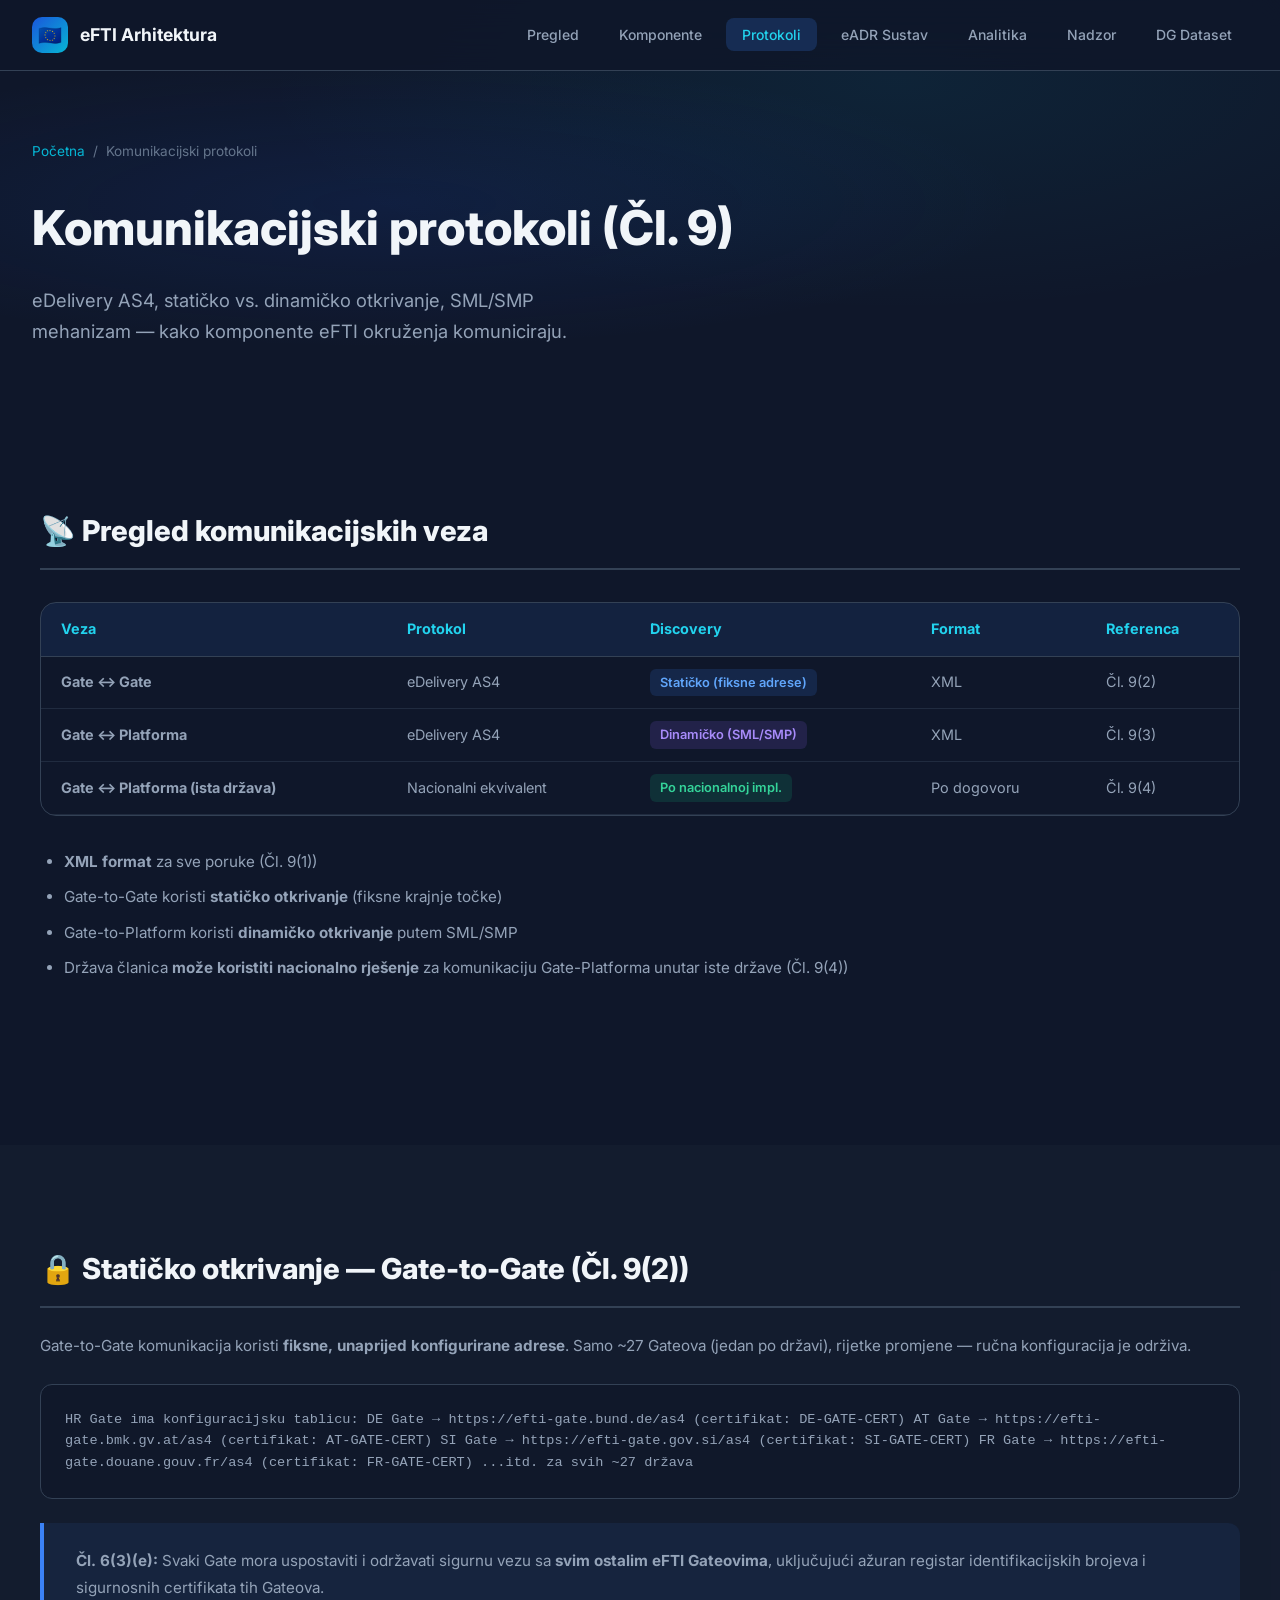
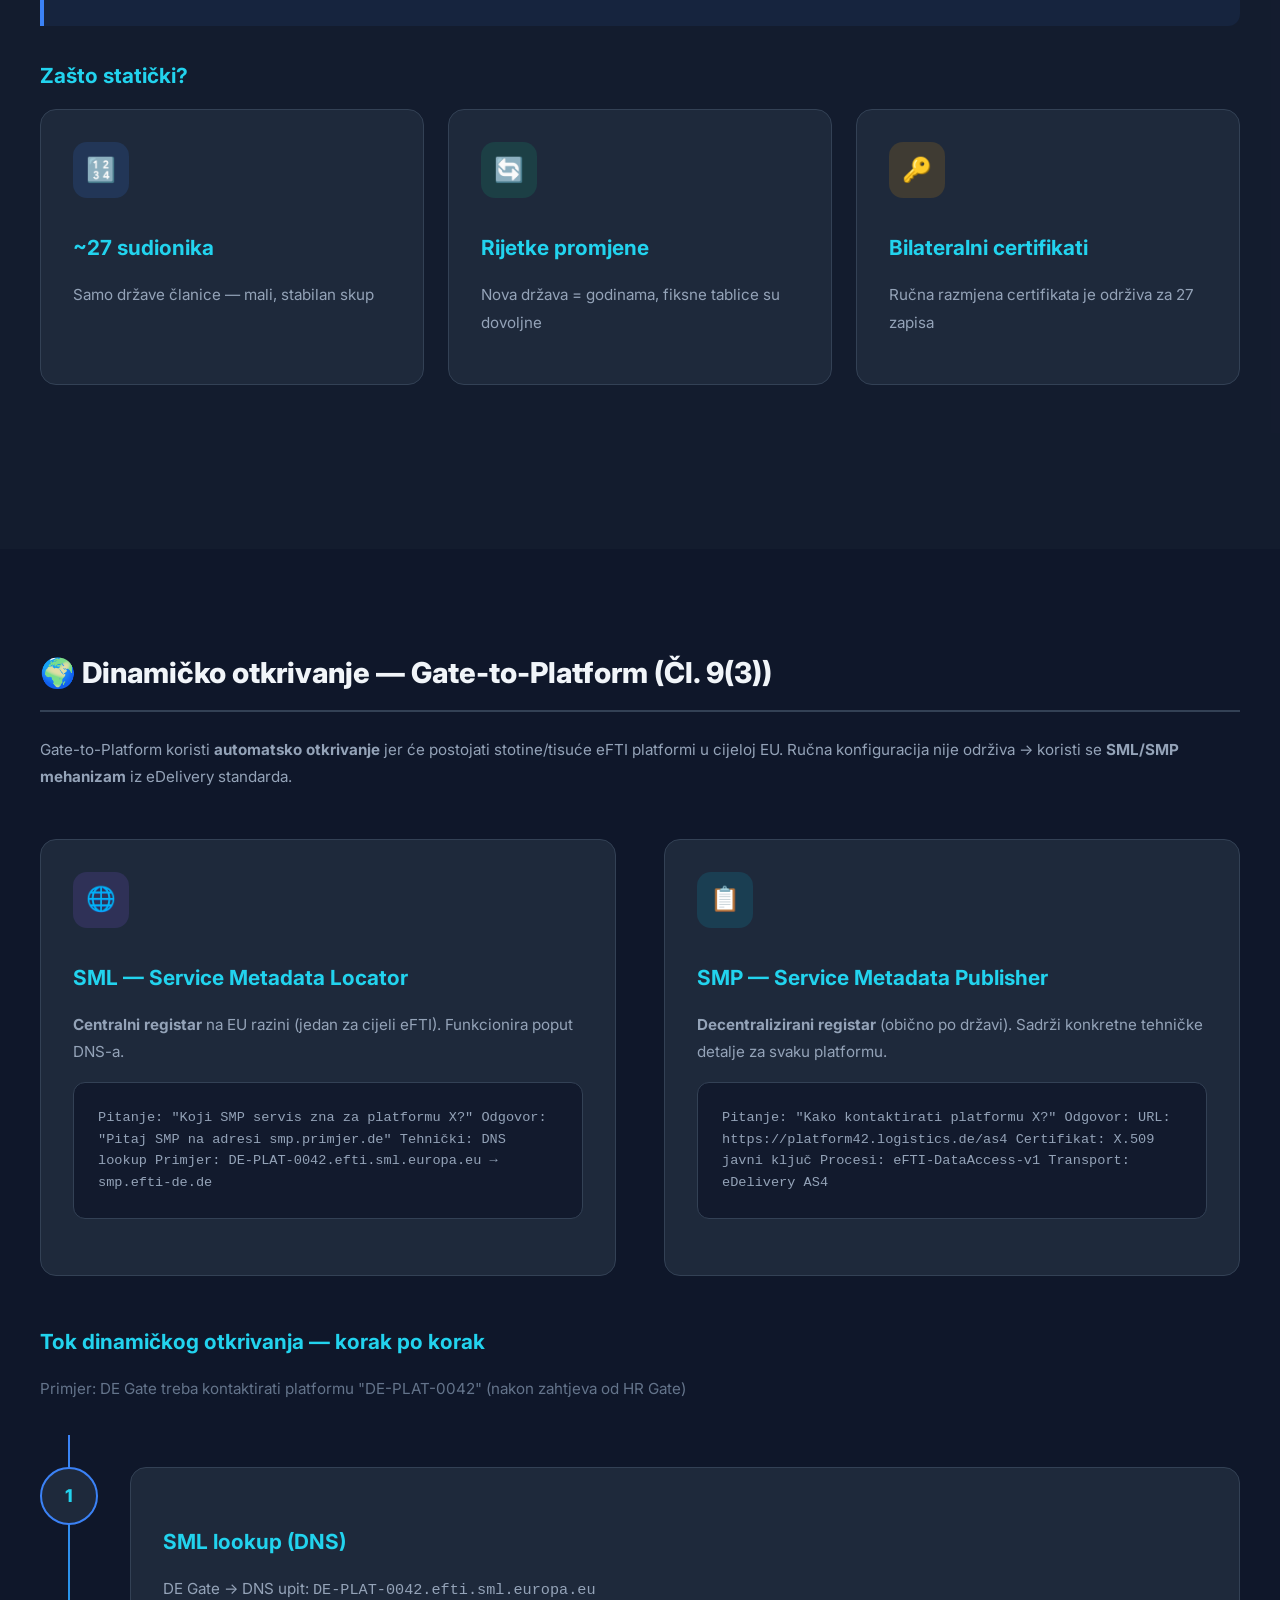
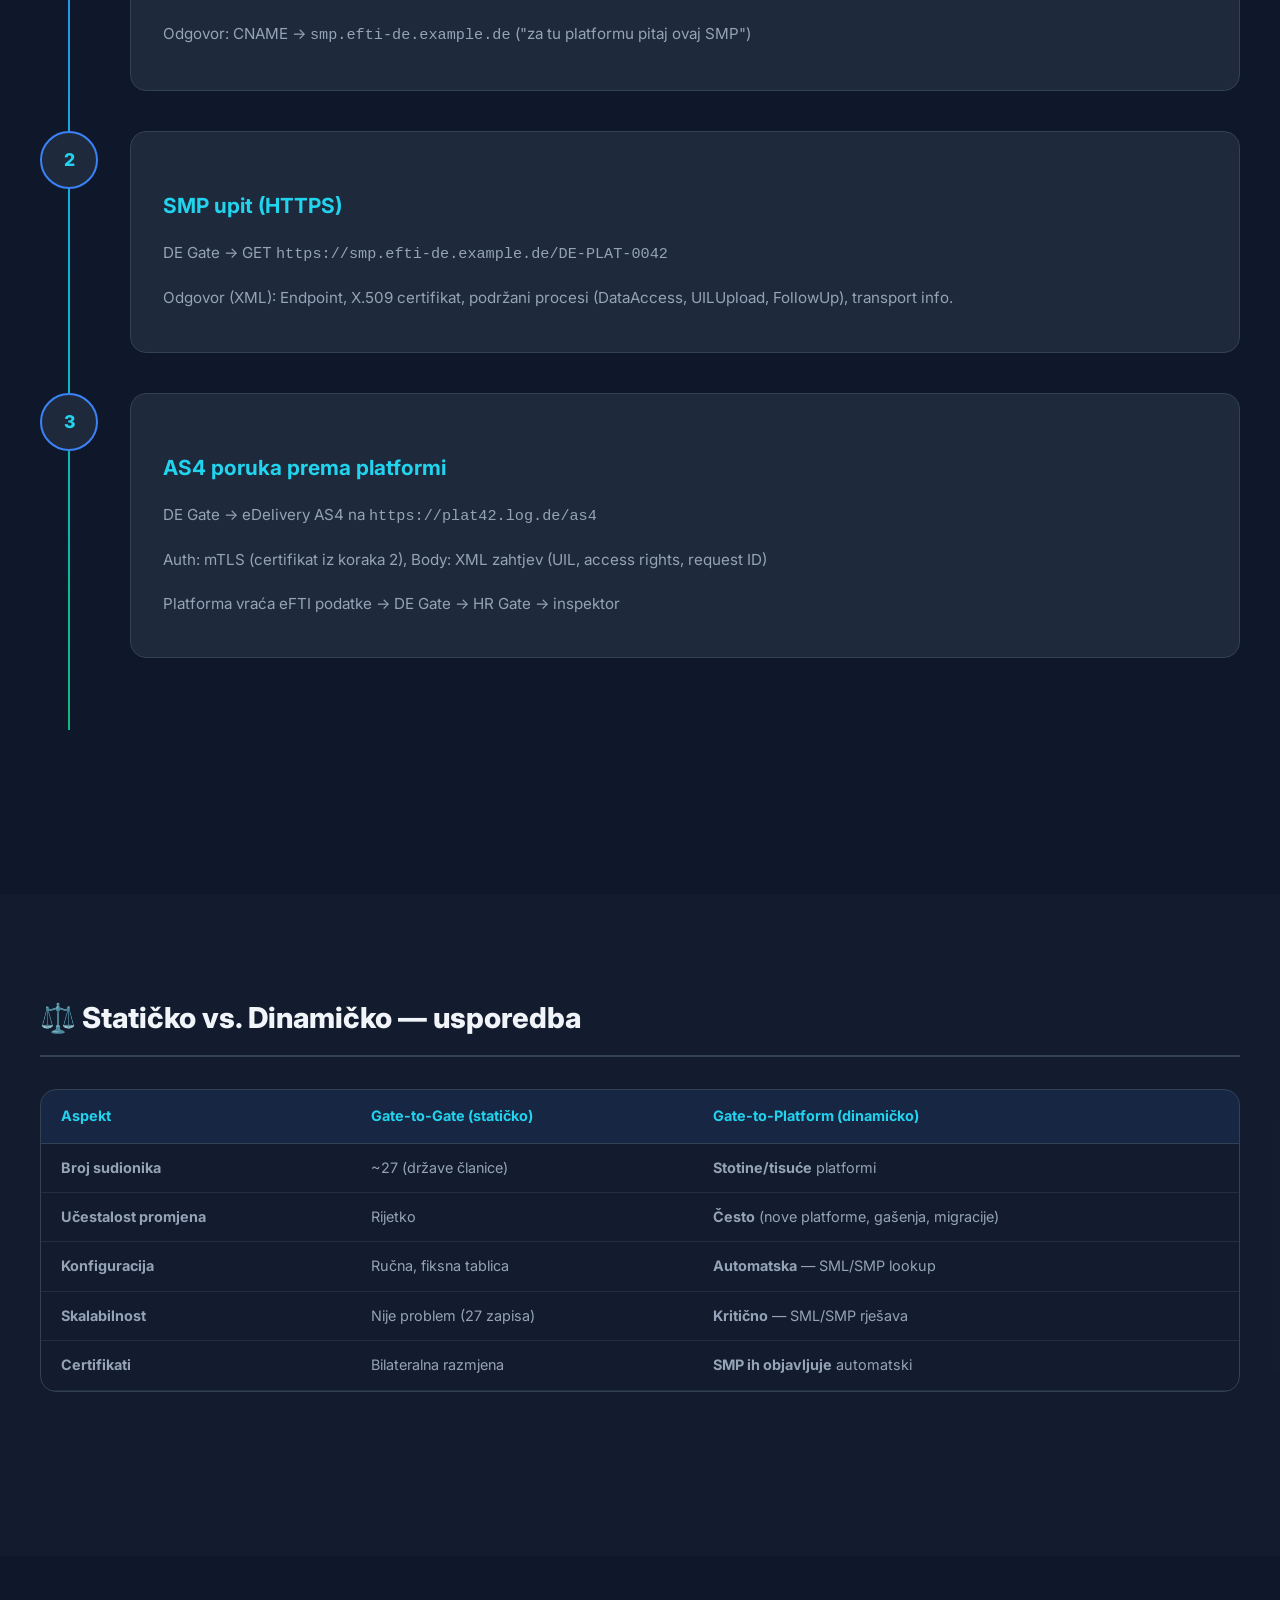
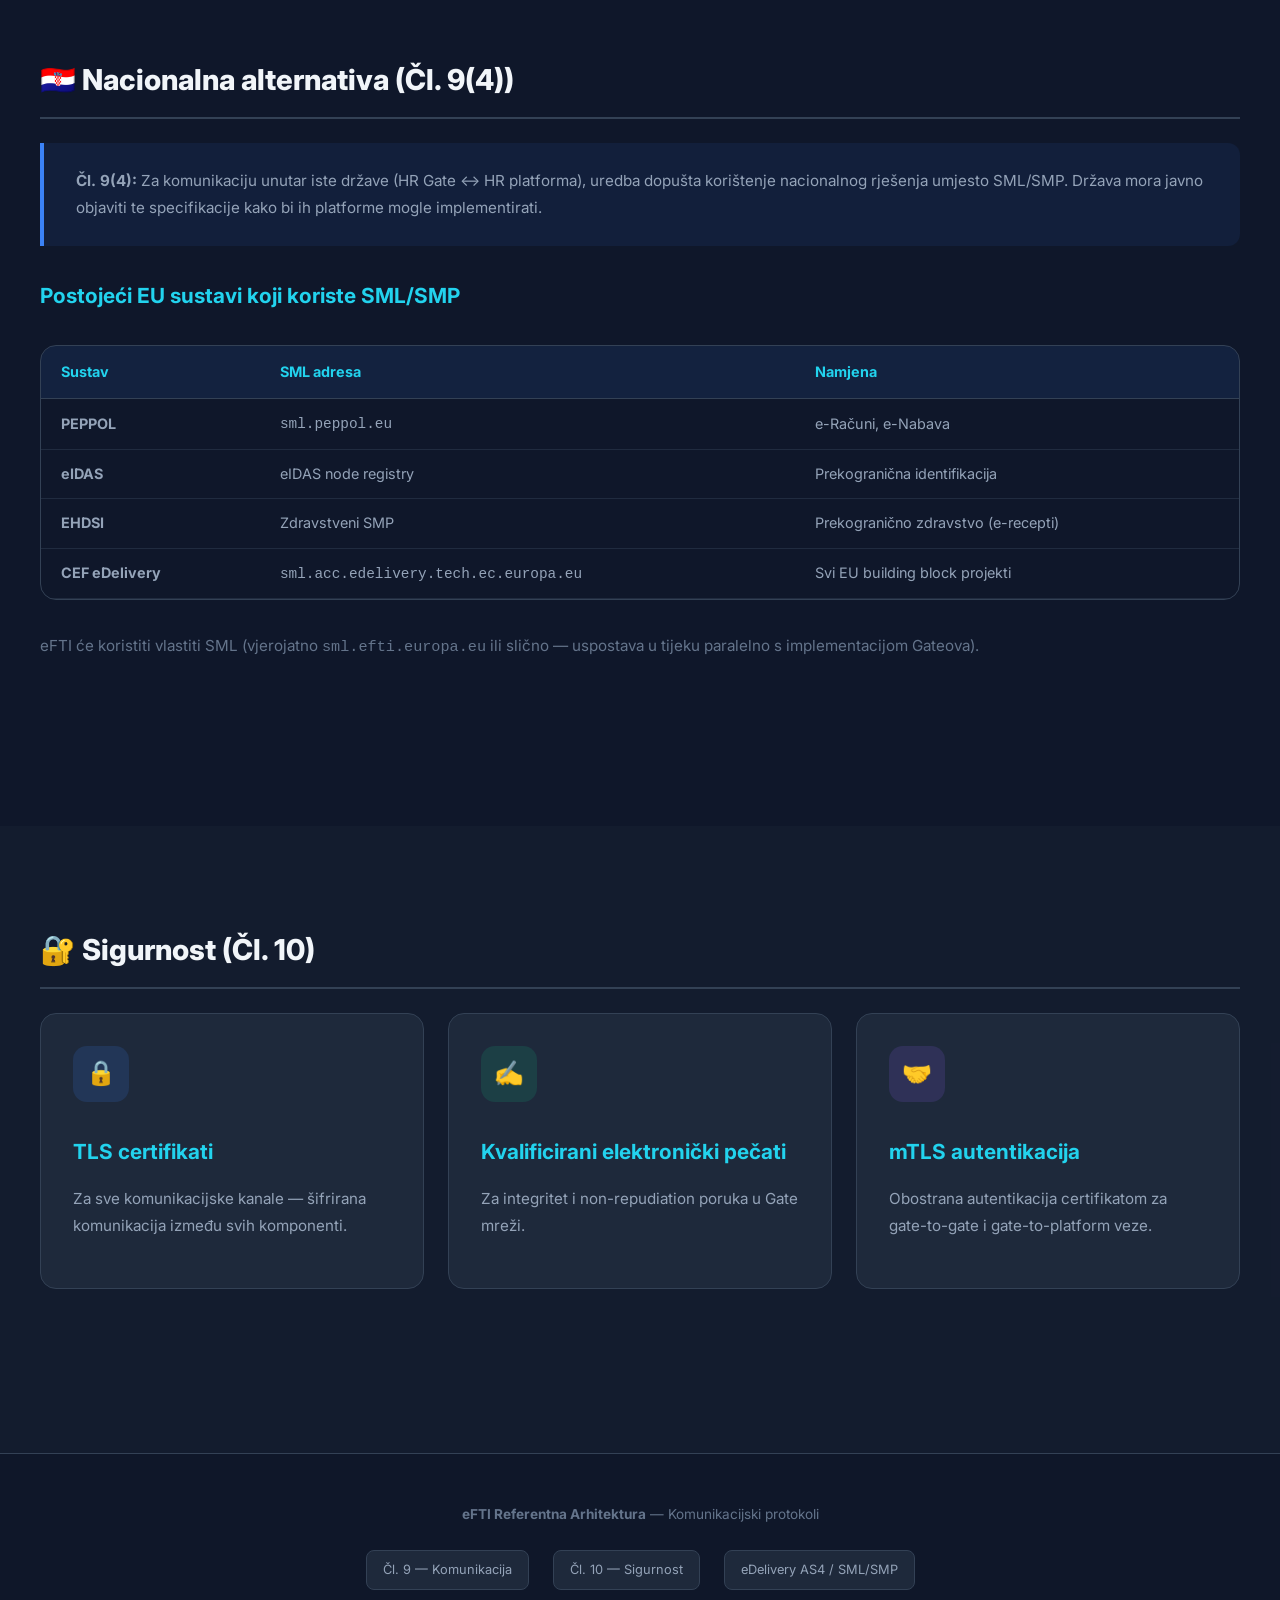
<file: protocols.html>
<!DOCTYPE html>
<html lang="hr">
<head>
  <meta charset="UTF-8">
  <meta name="viewport" content="width=device-width, initial-scale=1.0">
  <title>Komunikacijski protokoli — eFTI Arhitektura</title>
  <link href="https://fonts.googleapis.com/css2?family=Inter:wght@400;500;600;700;800&display=swap" rel="stylesheet">
  <link rel="stylesheet" href="css/styles.css">
</head>
<body>

<nav class="navbar">
  <div class="nav-content">
    <a href="index.html" class="nav-logo">
      <div class="logo-icon">🇪🇺</div>
      <span>eFTI Arhitektura</span>
    </a>
    <button class="mobile-toggle" aria-label="Menu">☰</button>
    <ul class="nav-links">
      <li><a href="index.html">Pregled</a></li>
      <li><a href="components.html">Komponente</a></li>
      <li><a href="protocols.html" class="active">Protokoli</a></li>
      <li><a href="eadr.html">eADR Sustav</a></li>
      <li><a href="analytics.html">Analitika</a></li>
      <li><a href="inspection.html">Nadzor</a></li>
      <li><a href="dg-dataset.html">DG Dataset</a></li>
    </ul>
  </div>
</nav>

<section class="page-hero">
  <div class="hero-bg"></div>
  <div class="page-hero-content">
    <div class="breadcrumb">
      <a href="index.html">Početna</a> / <span>Komunikacijski protokoli</span>
    </div>
    <h1>Komunikacijski protokoli (Čl. 9)</h1>
    <p>eDelivery AS4, statičko vs. dinamičko otkrivanje, SML/SMP mehanizam — kako komponente eFTI okruženja komuniciraju.</p>
  </div>
</section>

<!-- PROTOCOL TABLE -->
<section class="section">
  <div class="container">
    <div class="content-block" data-reveal>
      <h2>📡 Pregled komunikacijskih veza</h2>
      
      <div class="table-wrapper">
        <table class="table-styled">
          <thead>
            <tr>
              <th>Veza</th>
              <th>Protokol</th>
              <th>Discovery</th>
              <th>Format</th>
              <th>Referenca</th>
            </tr>
          </thead>
          <tbody>
            <tr>
              <td><strong>Gate ↔ Gate</strong></td>
              <td>eDelivery AS4</td>
              <td><span class="badge badge-blue">Statičko (fiksne adrese)</span></td>
              <td>XML</td>
              <td>Čl. 9(2)</td>
            </tr>
            <tr>
              <td><strong>Gate ↔ Platforma</strong></td>
              <td>eDelivery AS4</td>
              <td><span class="badge badge-purple">Dinamičko (SML/SMP)</span></td>
              <td>XML</td>
              <td>Čl. 9(3)</td>
            </tr>
            <tr>
              <td><strong>Gate ↔ Platforma (ista država)</strong></td>
              <td>Nacionalni ekvivalent</td>
              <td><span class="badge badge-green">Po nacionalnoj impl.</span></td>
              <td>Po dogovoru</td>
              <td>Čl. 9(4)</td>
            </tr>
          </tbody>
        </table>
      </div>

      <ul>
        <li><strong>XML format</strong> za sve poruke (Čl. 9(1))</li>
        <li>Gate-to-Gate koristi <strong>statičko otkrivanje</strong> (fiksne krajnje točke)</li>
        <li>Gate-to-Platform koristi <strong>dinamičko otkrivanje</strong> putem SML/SMP</li>
        <li>Država članica <strong>može koristiti nacionalno rješenje</strong> za komunikaciju Gate-Platforma unutar iste države (Čl. 9(4))</li>
      </ul>
    </div>
  </div>
</section>

<!-- STATIC DISCOVERY -->
<section class="section section-dark" id="static">
  <div class="container">
    <div class="content-block" data-reveal>
      <h2>🔒 Statičko otkrivanje — Gate-to-Gate (Čl. 9(2))</h2>
      
      <p>Gate-to-Gate komunikacija koristi <strong>fiksne, unaprijed konfigurirane adrese</strong>. Samo ~27 Gateova (jedan po državi), rijetke promjene — ručna konfiguracija je održiva.</p>

      <div class="code-block">
HR Gate ima konfiguracijsku tablicu:
  DE Gate → https://efti-gate.bund.de/as4           (certifikat: DE-GATE-CERT)
  AT Gate → https://efti-gate.bmk.gv.at/as4         (certifikat: AT-GATE-CERT)
  SI Gate → https://efti-gate.gov.si/as4             (certifikat: SI-GATE-CERT)
  FR Gate → https://efti-gate.douane.gouv.fr/as4     (certifikat: FR-GATE-CERT)
  ...itd. za svih ~27 država
      </div>

      <div class="highlight-box">
        <p><strong>Čl. 6(3)(e):</strong> Svaki Gate mora uspostaviti i održavati sigurnu vezu sa <strong>svim ostalim eFTI Gateovima</strong>, uključujući ažuran registar identifikacijskih brojeva i sigurnosnih certifikata tih Gateova.</p>
      </div>

      <h3>Zašto statički?</h3>
      <div class="card-grid card-grid-3">
        <div class="card">
          <div class="card-icon blue">🔢</div>
          <h3>~27 sudionika</h3>
          <p>Samo države članice — mali, stabilan skup</p>
        </div>
        <div class="card">
          <div class="card-icon green">🔄</div>
          <h3>Rijetke promjene</h3>
          <p>Nova država = godinama, fiksne tablice su dovoljne</p>
        </div>
        <div class="card">
          <div class="card-icon orange">🔑</div>
          <h3>Bilateralni certifikati</h3>
          <p>Ručna razmjena certifikata je održiva za 27 zapisa</p>
        </div>
      </div>
    </div>
  </div>
</section>

<!-- DYNAMIC DISCOVERY -->
<section class="section" id="dynamic">
  <div class="container">
    <div class="content-block" data-reveal>
      <h2>🌍 Dinamičko otkrivanje — Gate-to-Platform (Čl. 9(3))</h2>
      
      <p>Gate-to-Platform koristi <strong>automatsko otkrivanje</strong> jer će postojati stotine/tisuće eFTI platformi u cijeloj EU. Ručna konfiguracija nije održiva → koristi se <strong>SML/SMP mehanizam</strong> iz eDelivery standarda.</p>

      <div class="two-col" style="margin: 3rem 0;">
        <div class="card">
          <div class="card-icon purple">🌐</div>
          <h3>SML — Service Metadata Locator</h3>
          <p><strong>Centralni registar</strong> na EU razini (jedan za cijeli eFTI). Funkcionira poput DNS-a.</p>
          <div class="code-block" style="margin-top: 1rem;">
Pitanje: "Koji SMP servis zna za platformu X?"
Odgovor: "Pitaj SMP na adresi smp.primjer.de"

Tehnički: DNS lookup
Primjer: DE-PLAT-0042.efti.sml.europa.eu
         → smp.efti-de.de
          </div>
        </div>
        <div class="card">
          <div class="card-icon cyan">📋</div>
          <h3>SMP — Service Metadata Publisher</h3>
          <p><strong>Decentralizirani registar</strong> (obično po državi). Sadrži konkretne tehničke detalje za svaku platformu.</p>
          <div class="code-block" style="margin-top: 1rem;">
Pitanje: "Kako kontaktirati platformu X?"
Odgovor:
  URL: https://platform42.logistics.de/as4
  Certifikat: X.509 javni ključ
  Procesi: eFTI-DataAccess-v1
  Transport: eDelivery AS4
          </div>
        </div>
      </div>

      <h3>Tok dinamičkog otkrivanja — korak po korak</h3>
      <p style="color: var(--text-muted); margin-bottom: 2rem;">
        Primjer: DE Gate treba kontaktirati platformu "DE-PLAT-0042" (nakon zahtjeva od HR Gate)
      </p>

      <div class="timeline">
        <div class="timeline-step" data-reveal>
          <div class="timeline-marker">1</div>
          <div class="timeline-content">
            <h3>SML lookup (DNS)</h3>
            <p>DE Gate → DNS upit: <code>DE-PLAT-0042.efti.sml.europa.eu</code></p>
            <p>Odgovor: CNAME → <code>smp.efti-de.example.de</code> ("za tu platformu pitaj ovaj SMP")</p>
          </div>
        </div>
        <div class="timeline-step" data-reveal>
          <div class="timeline-marker">2</div>
          <div class="timeline-content">
            <h3>SMP upit (HTTPS)</h3>
            <p>DE Gate → GET <code>https://smp.efti-de.example.de/DE-PLAT-0042</code></p>
            <p>Odgovor (XML): Endpoint, X.509 certifikat, podržani procesi (DataAccess, UILUpload, FollowUp), transport info.</p>
          </div>
        </div>
        <div class="timeline-step" data-reveal>
          <div class="timeline-marker">3</div>
          <div class="timeline-content">
            <h3>AS4 poruka prema platformi</h3>
            <p>DE Gate → eDelivery AS4 na <code>https://plat42.log.de/as4</code></p>
            <p>Auth: mTLS (certifikat iz koraka 2), Body: XML zahtjev (UIL, access rights, request ID)</p>
            <p>Platforma vraća eFTI podatke → DE Gate → HR Gate → inspektor</p>
          </div>
        </div>
      </div>
    </div>
  </div>
</section>

<!-- COMPARISON TABLE -->
<section class="section section-dark">
  <div class="container">
    <div class="content-block" data-reveal>
      <h2>⚖️ Statičko vs. Dinamičko — usporedba</h2>
      
      <div class="table-wrapper">
        <table class="table-styled">
          <thead>
            <tr>
              <th>Aspekt</th>
              <th>Gate-to-Gate (statičko)</th>
              <th>Gate-to-Platform (dinamičko)</th>
            </tr>
          </thead>
          <tbody>
            <tr>
              <td><strong>Broj sudionika</strong></td>
              <td>~27 (države članice)</td>
              <td><strong>Stotine/tisuće</strong> platformi</td>
            </tr>
            <tr>
              <td><strong>Učestalost promjena</strong></td>
              <td>Rijetko</td>
              <td><strong>Često</strong> (nove platforme, gašenja, migracije)</td>
            </tr>
            <tr>
              <td><strong>Konfiguracija</strong></td>
              <td>Ručna, fiksna tablica</td>
              <td><strong>Automatska</strong> — SML/SMP lookup</td>
            </tr>
            <tr>
              <td><strong>Skalabilnost</strong></td>
              <td>Nije problem (27 zapisa)</td>
              <td><strong>Kritično</strong> — SML/SMP rješava</td>
            </tr>
            <tr>
              <td><strong>Certifikati</strong></td>
              <td>Bilateralna razmjena</td>
              <td><strong>SMP ih objavljuje</strong> automatski</td>
            </tr>
          </tbody>
        </table>
      </div>
    </div>
  </div>
</section>

<!-- NATIONAL ALTERNATIVE -->
<section class="section">
  <div class="container">
    <div class="content-block" data-reveal>
      <h2>🇭🇷 Nacionalna alternativa (Čl. 9(4))</h2>
      
      <div class="highlight-box">
        <p><strong>Čl. 9(4):</strong> Za komunikaciju unutar iste države (HR Gate ↔ HR platforma), uredba dopušta korištenje nacionalnog rješenja umjesto SML/SMP. Država mora javno objaviti te specifikacije kako bi ih platforme mogle implementirati.</p>
      </div>

      <h3>Postojeći EU sustavi koji koriste SML/SMP</h3>
      <div class="table-wrapper">
        <table class="table-styled">
          <thead>
            <tr>
              <th>Sustav</th>
              <th>SML adresa</th>
              <th>Namjena</th>
            </tr>
          </thead>
          <tbody>
            <tr>
              <td><strong>PEPPOL</strong></td>
              <td><code>sml.peppol.eu</code></td>
              <td>e-Računi, e-Nabava</td>
            </tr>
            <tr>
              <td><strong>eIDAS</strong></td>
              <td>eIDAS node registry</td>
              <td>Prekogranična identifikacija</td>
            </tr>
            <tr>
              <td><strong>EHDSI</strong></td>
              <td>Zdravstveni SMP</td>
              <td>Prekogranično zdravstvo (e-recepti)</td>
            </tr>
            <tr>
              <td><strong>CEF eDelivery</strong></td>
              <td><code>sml.acc.edelivery.tech.ec.europa.eu</code></td>
              <td>Svi EU building block projekti</td>
            </tr>
          </tbody>
        </table>
      </div>

      <p style="margin-top: 1.5rem; color: var(--text-muted);">
        eFTI će koristiti vlastiti SML (vjerojatno <code>sml.efti.europa.eu</code> ili slično — uspostava u tijeku paralelno s implementacijom Gateova).
      </p>
    </div>
  </div>
</section>

<!-- SECURITY -->
<section class="section section-dark">
  <div class="container">
    <div class="content-block" data-reveal>
      <h2>🔐 Sigurnost (Čl. 10)</h2>
      
      <div class="card-grid card-grid-3">
        <div class="card">
          <div class="card-icon blue">🔒</div>
          <h3>TLS certifikati</h3>
          <p>Za sve komunikacijske kanale — šifrirana komunikacija između svih komponenti.</p>
        </div>
        <div class="card">
          <div class="card-icon green">✍️</div>
          <h3>Kvalificirani elektronički pečati</h3>
          <p>Za integritet i non-repudiation poruka u Gate mreži.</p>
        </div>
        <div class="card">
          <div class="card-icon purple">🤝</div>
          <h3>mTLS autentikacija</h3>
          <p>Obostrana autentikacija certifikatom za gate-to-gate i gate-to-platform veze.</p>
        </div>
      </div>
    </div>
  </div>
</section>

<footer class="footer">
  <div class="footer-content">
    <p><strong>eFTI Referentna Arhitektura</strong> — Komunikacijski protokoli</p>
    <div class="legal-refs">
      <span class="legal-ref">Čl. 9 — Komunikacija</span>
      <span class="legal-ref">Čl. 10 — Sigurnost</span>
      <span class="legal-ref">eDelivery AS4 / SML/SMP</span>
    </div>
  </div>
</footer>

<script src="js/main.js"></script>
</body>
</html>
</file>
<file: css/styles.css>
/* eFTI Architecture Reference - Shared Styles */
:root {
  --primary: #1a56db;
  --primary-light: #3b82f6;
  --primary-dark: #1e3a8a;
  --accent: #06b6d4;
  --accent-light: #22d3ee;
  --success: #10b981;
  --warning: #f59e0b;
  --danger: #ef4444;
  --bg-dark: #0f172a;
  --bg-card: #1e293b;
  --bg-card-hover: #334155;
  --text-primary: #f1f5f9;
  --text-secondary: #94a3b8;
  --text-muted: #64748b;
  --border: #334155;
  --gradient-1: linear-gradient(135deg, #1a56db 0%, #06b6d4 100%);
  --gradient-2: linear-gradient(135deg, #7c3aed 0%, #db2777 100%);
  --gradient-3: linear-gradient(135deg, #059669 0%, #06b6d4 100%);
  --shadow-lg: 0 20px 60px rgba(0, 0, 0, 0.3);
  --shadow-glow: 0 0 40px rgba(26, 86, 219, 0.15);
}

* { margin: 0; padding: 0; box-sizing: border-box; }

html {
  scroll-behavior: smooth;
  font-size: 16px;
}

body {
  font-family: 'Inter', -apple-system, BlinkMacSystemFont, sans-serif;
  background: var(--bg-dark);
  color: var(--text-primary);
  line-height: 1.7;
  overflow-x: hidden;
}

/* ===== NAVIGATION ===== */
.navbar {
  position: fixed;
  top: 0;
  left: 0;
  right: 0;
  z-index: 1000;
  background: rgba(15, 23, 42, 0.85);
  backdrop-filter: blur(20px);
  border-bottom: 1px solid var(--border);
  padding: 0 2rem;
  transition: all 0.3s ease;
}

.navbar.scrolled {
  background: rgba(15, 23, 42, 0.95);
  box-shadow: 0 4px 30px rgba(0,0,0,0.3);
}

.nav-content {
  max-width: 1400px;
  margin: 0 auto;
  display: flex;
  align-items: center;
  justify-content: space-between;
  height: 70px;
}

.nav-logo {
  display: flex;
  align-items: center;
  gap: 12px;
  text-decoration: none;
  color: var(--text-primary);
  font-weight: 700;
  font-size: 1.1rem;
}

.nav-logo .logo-icon {
  width: 36px;
  height: 36px;
  background: var(--gradient-1);
  border-radius: 10px;
  display: flex;
  align-items: center;
  justify-content: center;
  font-size: 1.2rem;
}

.nav-links {
  display: flex;
  gap: 8px;
  list-style: none;
  align-items: center;
  flex-wrap: wrap;
}

.nav-links a {
  color: var(--text-secondary);
  text-decoration: none;
  padding: 8px 16px;
  border-radius: 8px;
  font-size: 0.875rem;
  font-weight: 500;
  transition: all 0.2s ease;
  white-space: nowrap;
}

.nav-links a:hover, .nav-links a.active {
  color: var(--text-primary);
  background: rgba(59, 130, 246, 0.1);
}

.nav-links a.active {
  background: rgba(59, 130, 246, 0.2);
  color: var(--accent-light);
}

.mobile-toggle {
  display: none;
  background: none;
  border: none;
  color: var(--text-primary);
  font-size: 1.5rem;
  cursor: pointer;
}

/* ===== HERO SECTION ===== */
.hero {
  min-height: 100vh;
  display: flex;
  align-items: center;
  justify-content: center;
  position: relative;
  overflow: hidden;
  padding: 120px 2rem 80px;
}

.hero-bg {
  position: absolute;
  inset: 0;
  background: 
    radial-gradient(ellipse at 20% 50%, rgba(26, 86, 219, 0.15) 0%, transparent 50%),
    radial-gradient(ellipse at 80% 20%, rgba(6, 182, 212, 0.1) 0%, transparent 50%),
    radial-gradient(ellipse at 50% 80%, rgba(124, 58, 237, 0.08) 0%, transparent 50%);
}

.hero-particles {
  position: absolute;
  inset: 0;
  overflow: hidden;
}

.particle {
  position: absolute;
  width: 4px;
  height: 4px;
  background: var(--accent);
  border-radius: 50%;
  opacity: 0.3;
  animation: float-particle linear infinite;
}

@keyframes float-particle {
  0% { transform: translateY(100vh) translateX(0); opacity: 0; }
  10% { opacity: 0.3; }
  90% { opacity: 0.3; }
  100% { transform: translateY(-10vh) translateX(100px); opacity: 0; }
}

.hero-content {
  position: relative;
  z-index: 2;
  max-width: 900px;
  text-align: center;
}

.hero-badge {
  display: inline-flex;
  align-items: center;
  gap: 8px;
  background: rgba(6, 182, 212, 0.1);
  border: 1px solid rgba(6, 182, 212, 0.3);
  padding: 8px 20px;
  border-radius: 100px;
  font-size: 0.85rem;
  color: var(--accent-light);
  margin-bottom: 2rem;
  animation: fadeInDown 0.8s ease;
}

.hero h1 {
  font-size: clamp(2.5rem, 5vw, 4rem);
  font-weight: 800;
  line-height: 1.1;
  margin-bottom: 1.5rem;
  background: linear-gradient(135deg, #f1f5f9 0%, #94a3b8 100%);
  -webkit-background-clip: text;
  -webkit-text-fill-color: transparent;
  background-clip: text;
  animation: fadeInUp 0.8s ease 0.2s both;
}

.hero h1 span {
  background: var(--gradient-1);
  -webkit-background-clip: text;
  background-clip: text;
}

.hero-subtitle {
  font-size: 1.2rem;
  color: var(--text-secondary);
  max-width: 700px;
  margin: 0 auto 2.5rem;
  animation: fadeInUp 0.8s ease 0.4s both;
}

.hero-cta {
  display: flex;
  gap: 16px;
  justify-content: center;
  flex-wrap: wrap;
  animation: fadeInUp 0.8s ease 0.6s both;
}

/* ===== BUTTONS ===== */
.btn {
  display: inline-flex;
  align-items: center;
  gap: 8px;
  padding: 14px 28px;
  border-radius: 12px;
  font-size: 0.95rem;
  font-weight: 600;
  text-decoration: none;
  transition: all 0.3s ease;
  cursor: pointer;
  border: none;
}

.btn-primary {
  background: var(--gradient-1);
  color: white;
  box-shadow: 0 4px 20px rgba(26, 86, 219, 0.3);
}

.btn-primary:hover {
  transform: translateY(-2px);
  box-shadow: 0 8px 30px rgba(26, 86, 219, 0.4);
}

.btn-outline {
  background: transparent;
  color: var(--text-primary);
  border: 1px solid var(--border);
}

.btn-outline:hover {
  background: var(--bg-card);
  border-color: var(--primary-light);
}

/* ===== SECTIONS ===== */
.section {
  padding: 100px 2rem;
  position: relative;
}

.section-dark {
  background: rgba(30, 41, 59, 0.3);
}

.container {
  max-width: 1200px;
  margin: 0 auto;
}

.section-header {
  text-align: center;
  margin-bottom: 4rem;
}

.section-label {
  display: inline-flex;
  align-items: center;
  gap: 8px;
  font-size: 0.85rem;
  font-weight: 600;
  color: var(--accent);
  text-transform: uppercase;
  letter-spacing: 1.5px;
  margin-bottom: 1rem;
}

.section-title {
  font-size: clamp(2rem, 3.5vw, 2.8rem);
  font-weight: 800;
  margin-bottom: 1rem;
  line-height: 1.2;
}

.section-desc {
  font-size: 1.1rem;
  color: var(--text-secondary);
  max-width: 700px;
  margin: 0 auto;
}

/* ===== CARDS ===== */
.card-grid {
  display: grid;
  grid-template-columns: repeat(auto-fit, minmax(340px, 1fr));
  gap: 24px;
}

.card-grid-3 {
  grid-template-columns: repeat(auto-fit, minmax(300px, 1fr));
}

.card {
  background: var(--bg-card);
  border: 1px solid var(--border);
  border-radius: 16px;
  padding: 2rem;
  transition: all 0.3s ease;
  position: relative;
  overflow: hidden;
}

.card::before {
  content: '';
  position: absolute;
  top: 0;
  left: 0;
  right: 0;
  height: 3px;
  background: var(--gradient-1);
  opacity: 0;
  transition: opacity 0.3s ease;
}

.card:hover {
  transform: translateY(-4px);
  border-color: rgba(59, 130, 246, 0.3);
  box-shadow: var(--shadow-glow);
}

.card:hover::before {
  opacity: 1;
}

.card-icon {
  width: 56px;
  height: 56px;
  border-radius: 14px;
  display: flex;
  align-items: center;
  justify-content: center;
  font-size: 1.5rem;
  margin-bottom: 1.5rem;
}

.card-icon.blue { background: rgba(59, 130, 246, 0.15); color: #60a5fa; }
.card-icon.cyan { background: rgba(6, 182, 212, 0.15); color: #22d3ee; }
.card-icon.green { background: rgba(16, 185, 129, 0.15); color: #34d399; }
.card-icon.purple { background: rgba(139, 92, 246, 0.15); color: #a78bfa; }
.card-icon.orange { background: rgba(245, 158, 11, 0.15); color: #fbbf24; }
.card-icon.red { background: rgba(239, 68, 68, 0.15); color: #f87171; }

.card h3 {
  font-size: 1.2rem;
  font-weight: 700;
  margin-bottom: 0.75rem;
}

.card p {
  color: var(--text-secondary);
  font-size: 0.95rem;
  line-height: 1.7;
}

.card-link {
  display: inline-flex;
  align-items: center;
  gap: 6px;
  color: var(--accent-light);
  text-decoration: none;
  font-size: 0.9rem;
  font-weight: 600;
  margin-top: 1.5rem;
  transition: gap 0.2s ease;
}

.card-link:hover {
  gap: 10px;
}

/* ===== ANIMATED FLOW DIAGRAM ===== */
.flow-container {
  background: var(--bg-card);
  border: 1px solid var(--border);
  border-radius: 20px;
  padding: 3rem;
  margin: 3rem 0;
  overflow: hidden;
}

.flow-row {
  display: flex;
  align-items: center;
  justify-content: center;
  gap: 16px;
  margin: 1.5rem 0;
  flex-wrap: wrap;
}

.flow-node {
  background: var(--bg-card-hover);
  border: 1px solid var(--border);
  border-radius: 12px;
  padding: 16px 24px;
  text-align: center;
  min-width: 140px;
  transition: all 0.3s ease;
  position: relative;
}

.flow-node.active {
  border-color: var(--primary-light);
  background: rgba(59, 130, 246, 0.1);
  box-shadow: 0 0 20px rgba(59, 130, 246, 0.2);
}

.flow-node .node-icon {
  font-size: 1.8rem;
  margin-bottom: 8px;
}

.flow-node .node-label {
  font-size: 0.85rem;
  font-weight: 600;
  color: var(--text-primary);
}

.flow-node .node-sub {
  font-size: 0.75rem;
  color: var(--text-muted);
  margin-top: 4px;
}

.flow-arrow {
  color: var(--accent);
  font-size: 1.5rem;
  animation: pulse-arrow 2s ease-in-out infinite;
}

.flow-arrow.down {
  transform: rotate(90deg);
}

@keyframes pulse-arrow {
  0%, 100% { opacity: 0.4; transform: translateX(0); }
  50% { opacity: 1; transform: translateX(4px); }
}

/* ===== ANIMATED DATA FLOW ===== */
.data-flow-visual {
  position: relative;
  padding: 2rem 0;
}

.flow-line {
  position: absolute;
  background: var(--gradient-1);
  opacity: 0.3;
}

.flow-pulse {
  position: absolute;
  width: 12px;
  height: 12px;
  background: var(--accent);
  border-radius: 50%;
  box-shadow: 0 0 20px var(--accent);
  animation: flow-move 3s ease-in-out infinite;
}

@keyframes flow-move {
  0% { left: 0; opacity: 0; }
  10% { opacity: 1; }
  90% { opacity: 1; }
  100% { left: 100%; opacity: 0; }
}

/* ===== STEP TIMELINE ===== */
.timeline {
  position: relative;
  padding: 2rem 0;
}

.timeline::before {
  content: '';
  position: absolute;
  left: 28px;
  top: 0;
  bottom: 0;
  width: 2px;
  background: linear-gradient(180deg, var(--primary-light), var(--accent), var(--success));
}

.timeline-step {
  display: flex;
  gap: 2rem;
  margin-bottom: 2.5rem;
  position: relative;
}

.timeline-marker {
  flex-shrink: 0;
  width: 58px;
  height: 58px;
  border-radius: 50%;
  background: var(--bg-card);
  border: 2px solid var(--primary-light);
  display: flex;
  align-items: center;
  justify-content: center;
  font-weight: 800;
  font-size: 1.1rem;
  color: var(--accent-light);
  z-index: 2;
  transition: all 0.3s ease;
}

.timeline-step:hover .timeline-marker {
  background: var(--primary);
  color: white;
  transform: scale(1.1);
  box-shadow: 0 0 30px rgba(26, 86, 219, 0.4);
}

.timeline-content {
  background: var(--bg-card);
  border: 1px solid var(--border);
  border-radius: 16px;
  padding: 1.5rem 2rem;
  flex: 1;
  transition: all 0.3s ease;
}

.timeline-step:hover .timeline-content {
  border-color: rgba(59, 130, 246, 0.3);
}

.timeline-content h3 {
  font-size: 1.1rem;
  font-weight: 700;
  margin-bottom: 0.5rem;
}

.timeline-content p {
  color: var(--text-secondary);
  font-size: 0.9rem;
}

/* ===== STATS ROW ===== */
.stats-row {
  display: grid;
  grid-template-columns: repeat(auto-fit, minmax(200px, 1fr));
  gap: 24px;
  margin: 3rem 0;
}

.stat-card {
  background: var(--bg-card);
  border: 1px solid var(--border);
  border-radius: 16px;
  padding: 2rem;
  text-align: center;
  transition: all 0.3s ease;
}

.stat-card:hover {
  transform: translateY(-4px);
  box-shadow: var(--shadow-glow);
}

.stat-value {
  font-size: 2.5rem;
  font-weight: 800;
  background: var(--gradient-1);
  -webkit-background-clip: text;
  -webkit-text-fill-color: transparent;
  background-clip: text;
}

.stat-label {
  font-size: 0.9rem;
  color: var(--text-secondary);
  margin-top: 0.5rem;
}

/* ===== TABLE ===== */
.table-wrapper {
  overflow-x: auto;
  border-radius: 16px;
  border: 1px solid var(--border);
  margin: 2rem 0;
}

.table-styled {
  width: 100%;
  border-collapse: collapse;
  font-size: 0.9rem;
}

.table-styled thead {
  background: rgba(59, 130, 246, 0.1);
}

.table-styled th {
  padding: 14px 20px;
  text-align: left;
  font-weight: 700;
  color: var(--accent-light);
  border-bottom: 1px solid var(--border);
  white-space: nowrap;
}

.table-styled td {
  padding: 12px 20px;
  border-bottom: 1px solid rgba(51, 65, 85, 0.5);
  color: var(--text-secondary);
}

.table-styled tr:hover td {
  background: rgba(59, 130, 246, 0.05);
}

.table-styled .badge {
  display: inline-block;
  padding: 3px 10px;
  border-radius: 6px;
  font-size: 0.8rem;
  font-weight: 600;
}

.badge-green { background: rgba(16, 185, 129, 0.15); color: #34d399; }
.badge-red { background: rgba(239, 68, 68, 0.15); color: #f87171; }
.badge-blue { background: rgba(59, 130, 246, 0.15); color: #60a5fa; }
.badge-yellow { background: rgba(245, 158, 11, 0.15); color: #fbbf24; }
.badge-purple { background: rgba(139, 92, 246, 0.15); color: #a78bfa; }

/* ===== DETAIL PAGE HERO ===== */
.page-hero {
  padding: 140px 2rem 60px;
  position: relative;
  overflow: hidden;
}

.page-hero .hero-bg {
  position: absolute;
  inset: 0;
  background: 
    radial-gradient(ellipse at 30% 50%, rgba(26, 86, 219, 0.12) 0%, transparent 50%),
    radial-gradient(ellipse at 70% 20%, rgba(6, 182, 212, 0.08) 0%, transparent 50%);
}

.page-hero-content {
  position: relative;
  z-index: 2;
  max-width: 800px;
}

.page-hero .breadcrumb {
  display: flex;
  align-items: center;
  gap: 8px;
  font-size: 0.85rem;
  color: var(--text-muted);
  margin-bottom: 1.5rem;
}

.page-hero .breadcrumb a {
  color: var(--accent);
  text-decoration: none;
}

.page-hero h1 {
  font-size: clamp(2rem, 4vw, 3rem);
  font-weight: 800;
  margin-bottom: 1rem;
}

.page-hero p {
  font-size: 1.15rem;
  color: var(--text-secondary);
  max-width: 600px;
}

/* ===== CONTENT BLOCKS ===== */
.content-block {
  margin-bottom: 4rem;
}

.content-block h2 {
  font-size: 1.8rem;
  font-weight: 800;
  margin-bottom: 1.5rem;
  padding-bottom: 0.75rem;
  border-bottom: 2px solid var(--border);
}

.content-block h3 {
  font-size: 1.3rem;
  font-weight: 700;
  margin: 2rem 0 1rem;
  color: var(--accent-light);
}

.content-block p, .content-block li {
  color: var(--text-secondary);
  font-size: 0.95rem;
  line-height: 1.8;
  margin-bottom: 1rem;
}

.content-block ul, .content-block ol {
  padding-left: 1.5rem;
  margin-bottom: 1.5rem;
}

.content-block li {
  margin-bottom: 0.5rem;
}

.highlight-box {
  background: rgba(59, 130, 246, 0.08);
  border-left: 4px solid var(--primary-light);
  border-radius: 0 12px 12px 0;
  padding: 1.5rem 2rem;
  margin: 1.5rem 0;
}

.highlight-box.warning {
  background: rgba(245, 158, 11, 0.08);
  border-left-color: var(--warning);
}

.highlight-box.danger {
  background: rgba(239, 68, 68, 0.08);
  border-left-color: var(--danger);
}

.highlight-box.success {
  background: rgba(16, 185, 129, 0.08);
  border-left-color: var(--success);
}

.highlight-box p {
  margin-bottom: 0;
}

/* ===== CODE BLOCK ===== */
.code-block {
  background: rgba(15, 23, 42, 0.8);
  border: 1px solid var(--border);
  border-radius: 12px;
  padding: 1.5rem;
  font-family: 'JetBrains Mono', 'Fira Code', monospace;
  font-size: 0.85rem;
  line-height: 1.6;
  overflow-x: auto;
  margin: 1.5rem 0;
  color: var(--text-secondary);
}

/* ===== FOOTER ===== */
.footer {
  background: rgba(15, 23, 42, 0.8);
  border-top: 1px solid var(--border);
  padding: 3rem 2rem;
  text-align: center;
}

.footer-content {
  max-width: 800px;
  margin: 0 auto;
}

.footer p {
  color: var(--text-muted);
  font-size: 0.85rem;
  line-height: 1.8;
}

.footer .legal-refs {
  display: flex;
  gap: 24px;
  justify-content: center;
  flex-wrap: wrap;
  margin-top: 1.5rem;
}

.footer .legal-ref {
  background: var(--bg-card);
  border: 1px solid var(--border);
  border-radius: 8px;
  padding: 8px 16px;
  font-size: 0.8rem;
  color: var(--text-secondary);
}

/* ===== ANIMATIONS ===== */
@keyframes fadeInUp {
  from { opacity: 0; transform: translateY(30px); }
  to { opacity: 1; transform: translateY(0); }
}

@keyframes fadeInDown {
  from { opacity: 0; transform: translateY(-20px); }
  to { opacity: 1; transform: translateY(0); }
}

@keyframes fadeIn {
  from { opacity: 0; }
  to { opacity: 1; }
}

@keyframes slideInLeft {
  from { opacity: 0; transform: translateX(-40px); }
  to { opacity: 1; transform: translateX(0); }
}

@keyframes slideInRight {
  from { opacity: 0; transform: translateX(40px); }
  to { opacity: 1; transform: translateX(0); }
}

@keyframes scaleIn {
  from { opacity: 0; transform: scale(0.9); }
  to { opacity: 1; transform: scale(1); }
}

/* Scroll reveal */
[data-reveal] {
  opacity: 0;
  transform: translateY(30px);
  transition: opacity 0.6s ease, transform 0.6s ease;
}

[data-reveal].revealed {
  opacity: 1;
  transform: translateY(0);
}

[data-reveal="left"] {
  transform: translateX(-40px);
}

[data-reveal="left"].revealed {
  transform: translateX(0);
}

[data-reveal="right"] {
  transform: translateX(40px);
}

[data-reveal="right"].revealed {
  transform: translateX(0);
}

[data-reveal="scale"] {
  transform: scale(0.9);
}

[data-reveal="scale"].revealed {
  transform: scale(1);
}

/* Staggered animation delays */
[data-delay="1"] { transition-delay: 0.1s; }
[data-delay="2"] { transition-delay: 0.2s; }
[data-delay="3"] { transition-delay: 0.3s; }
[data-delay="4"] { transition-delay: 0.4s; }
[data-delay="5"] { transition-delay: 0.5s; }

/* ===== RESPONSIVE ===== */
@media (max-width: 768px) {
  .navbar { padding: 0 1rem; }
  .nav-links { 
    display: none;
    position: absolute;
    top: 70px;
    left: 0;
    right: 0;
    background: rgba(15, 23, 42, 0.98);
    flex-direction: column;
    padding: 1rem;
    border-bottom: 1px solid var(--border);
  }
  .nav-links.open { display: flex; }
  .mobile-toggle { display: block; }
  
  .section { padding: 60px 1rem; }
  .flow-container { padding: 1.5rem; }
  .card-grid { grid-template-columns: 1fr; }
  
  .timeline::before { left: 18px; }
  .timeline-marker { width: 40px; height: 40px; font-size: 0.9rem; }
  .timeline-step { gap: 1rem; }
  .timeline-content { padding: 1rem 1.5rem; }
}

/* ===== INTERACTIVE ARCHITECTURE DIAGRAM ===== */
.arch-diagram {
  position: relative;
  padding: 3rem;
  background: var(--bg-card);
  border: 1px solid var(--border);
  border-radius: 20px;
  margin: 3rem 0;
}

.arch-layer {
  border: 2px dashed rgba(59, 130, 246, 0.2);
  border-radius: 16px;
  padding: 2rem;
  margin-bottom: 1.5rem;
  position: relative;
}

.arch-layer-label {
  position: absolute;
  top: -14px;
  left: 20px;
  background: var(--bg-dark);
  padding: 4px 16px;
  font-size: 0.8rem;
  font-weight: 700;
  color: var(--accent);
  text-transform: uppercase;
  letter-spacing: 1px;
}

.arch-nodes {
  display: flex;
  gap: 16px;
  flex-wrap: wrap;
  justify-content: center;
}

.arch-node {
  background: var(--bg-card-hover);
  border: 1px solid var(--border);
  border-radius: 12px;
  padding: 20px;
  text-align: center;
  min-width: 150px;
  flex: 1;
  max-width: 220px;
  cursor: pointer;
  transition: all 0.3s ease;
}

.arch-node:hover {
  border-color: var(--primary-light);
  transform: translateY(-4px);
  box-shadow: 0 0 20px rgba(59, 130, 246, 0.15);
}

.arch-node .node-emoji {
  font-size: 2rem;
  margin-bottom: 8px;
}

.arch-node .node-name {
  font-size: 0.9rem;
  font-weight: 700;
  color: var(--text-primary);
}

.arch-node .node-ref {
  font-size: 0.75rem;
  color: var(--text-muted);
  margin-top: 4px;
}

.arch-connector {
  display: flex;
  align-items: center;
  justify-content: center;
  padding: 1rem 0;
  color: var(--accent);
  font-size: 1.5rem;
}

.arch-connector span {
  animation: pulse-arrow 2s ease-in-out infinite;
}

/* Animated connection lines */
.connection-pulse {
  width: 100%;
  height: 3px;
  background: linear-gradient(90deg, transparent, var(--accent), transparent);
  position: relative;
  margin: 1rem auto;
  max-width: 400px;
  border-radius: 2px;
  overflow: hidden;
}

.connection-pulse::after {
  content: '';
  position: absolute;
  width: 40px;
  height: 100%;
  background: linear-gradient(90deg, transparent, white, transparent);
  animation: connection-sweep 2s ease-in-out infinite;
}

@keyframes connection-sweep {
  0% { left: -40px; }
  100% { left: 100%; }
}

/* ===== TWO COLUMN LAYOUT ===== */
.two-col {
  display: grid;
  grid-template-columns: 1fr 1fr;
  gap: 3rem;
  align-items: start;
}

@media (max-width: 768px) {
  .two-col { grid-template-columns: 1fr; }
}

/* ===== PROCESS ANIMATION ===== */
.process-steps {
  position: relative;
}

.process-step {
  display: flex;
  align-items: flex-start;
  gap: 1.5rem;
  margin-bottom: 2rem;
  opacity: 0.4;
  transition: all 0.5s ease;
}

.process-step.active {
  opacity: 1;
}

.process-step .step-num {
  width: 44px;
  height: 44px;
  border-radius: 12px;
  background: var(--bg-card-hover);
  border: 2px solid var(--border);
  display: flex;
  align-items: center;
  justify-content: center;
  font-weight: 800;
  flex-shrink: 0;
  transition: all 0.3s ease;
}

.process-step.active .step-num {
  background: var(--primary);
  border-color: var(--primary-light);
  color: white;
  box-shadow: 0 0 20px rgba(26, 86, 219, 0.3);
}

.process-step .step-content h4 {
  font-size: 1rem;
  font-weight: 700;
  margin-bottom: 0.3rem;
}

.process-step .step-content p {
  font-size: 0.85rem;
  color: var(--text-secondary);
  margin-bottom: 0;
}

/* Tags / chips */
.tag-group {
  display: flex;
  gap: 8px;
  flex-wrap: wrap;
  margin: 1rem 0;
}

.tag {
  display: inline-flex;
  align-items: center;
  gap: 6px;
  padding: 6px 14px;
  border-radius: 8px;
  font-size: 0.8rem;
  font-weight: 600;
  background: rgba(59, 130, 246, 0.1);
  color: var(--primary-light);
  border: 1px solid rgba(59, 130, 246, 0.2);
}

.tag.green {
  background: rgba(16, 185, 129, 0.1);
  color: var(--success);
  border-color: rgba(16, 185, 129, 0.2);
}

.tag.orange {
  background: rgba(245, 158, 11, 0.1);
  color: var(--warning);
  border-color: rgba(245, 158, 11, 0.2);
}

.tag.purple {
  background: rgba(139, 92, 246, 0.1);
  color: #a78bfa;
  border-color: rgba(139, 92, 246, 0.2);
}
</file>
